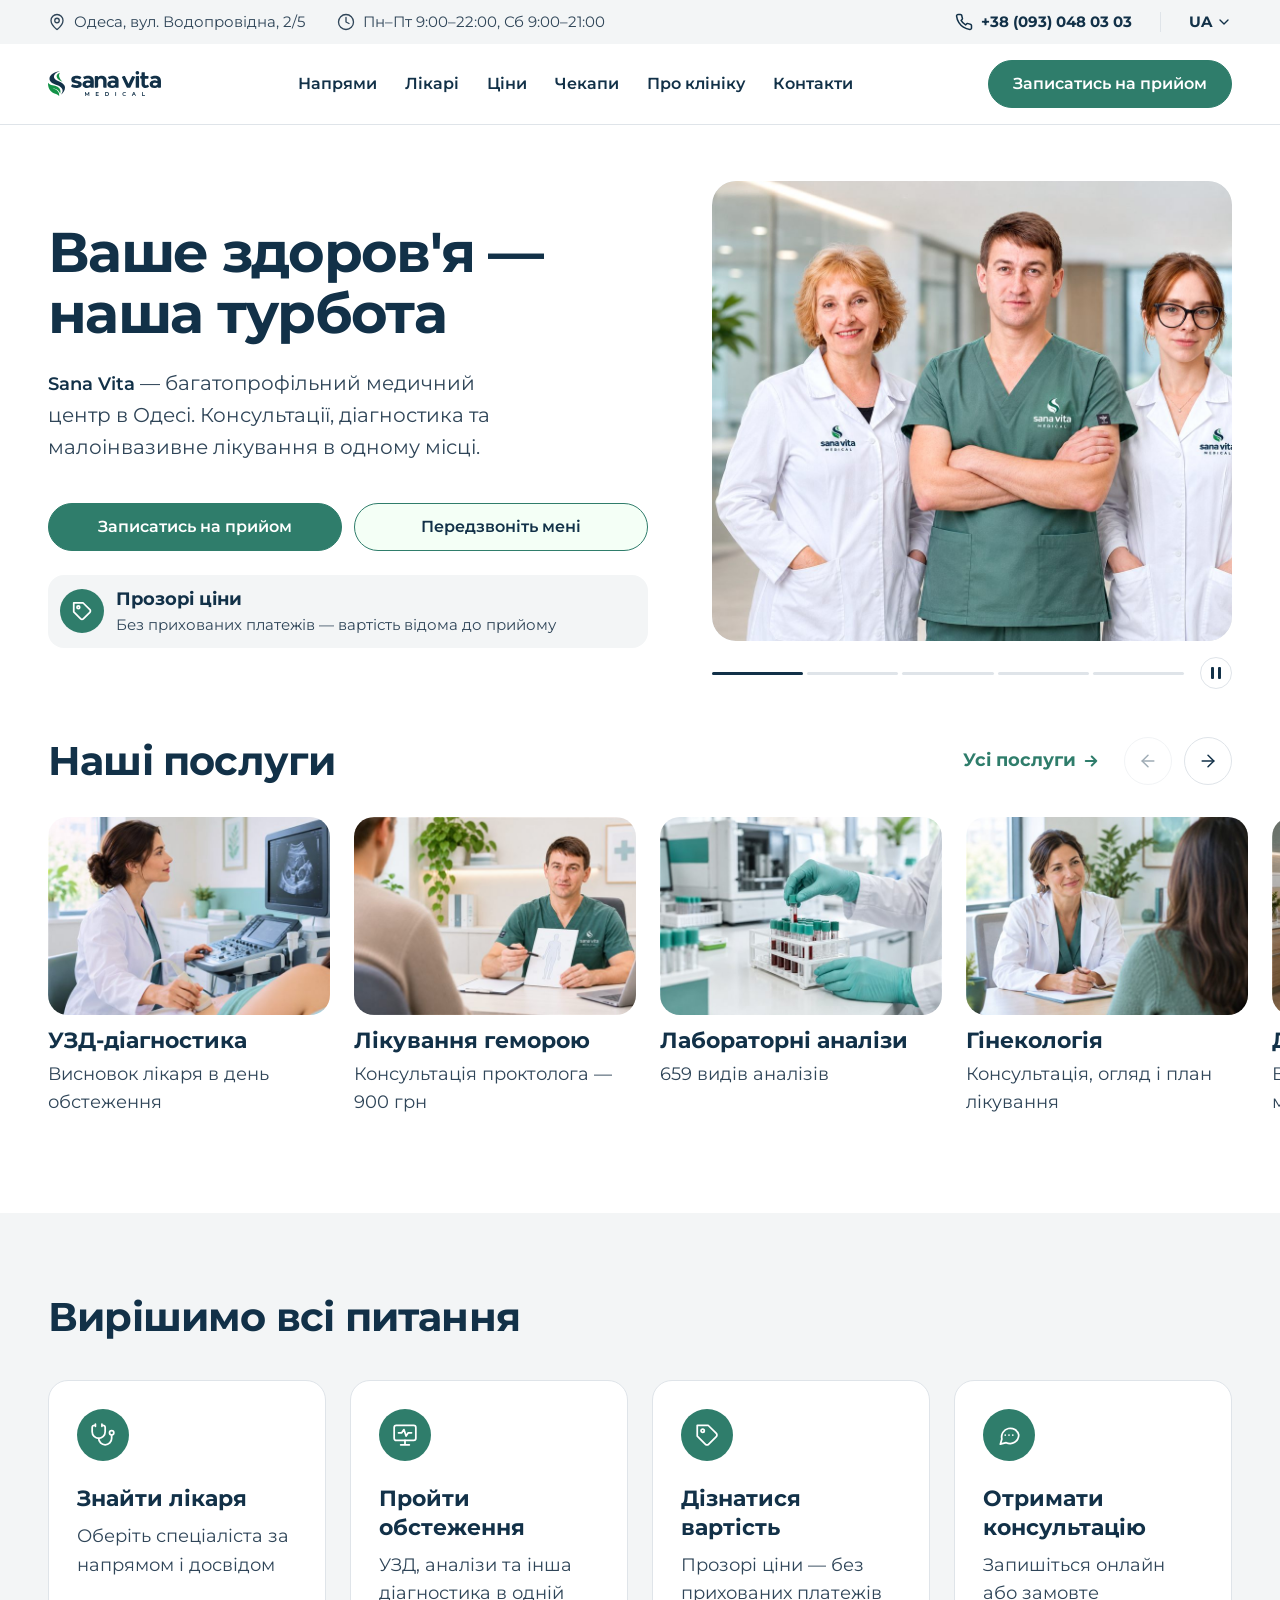
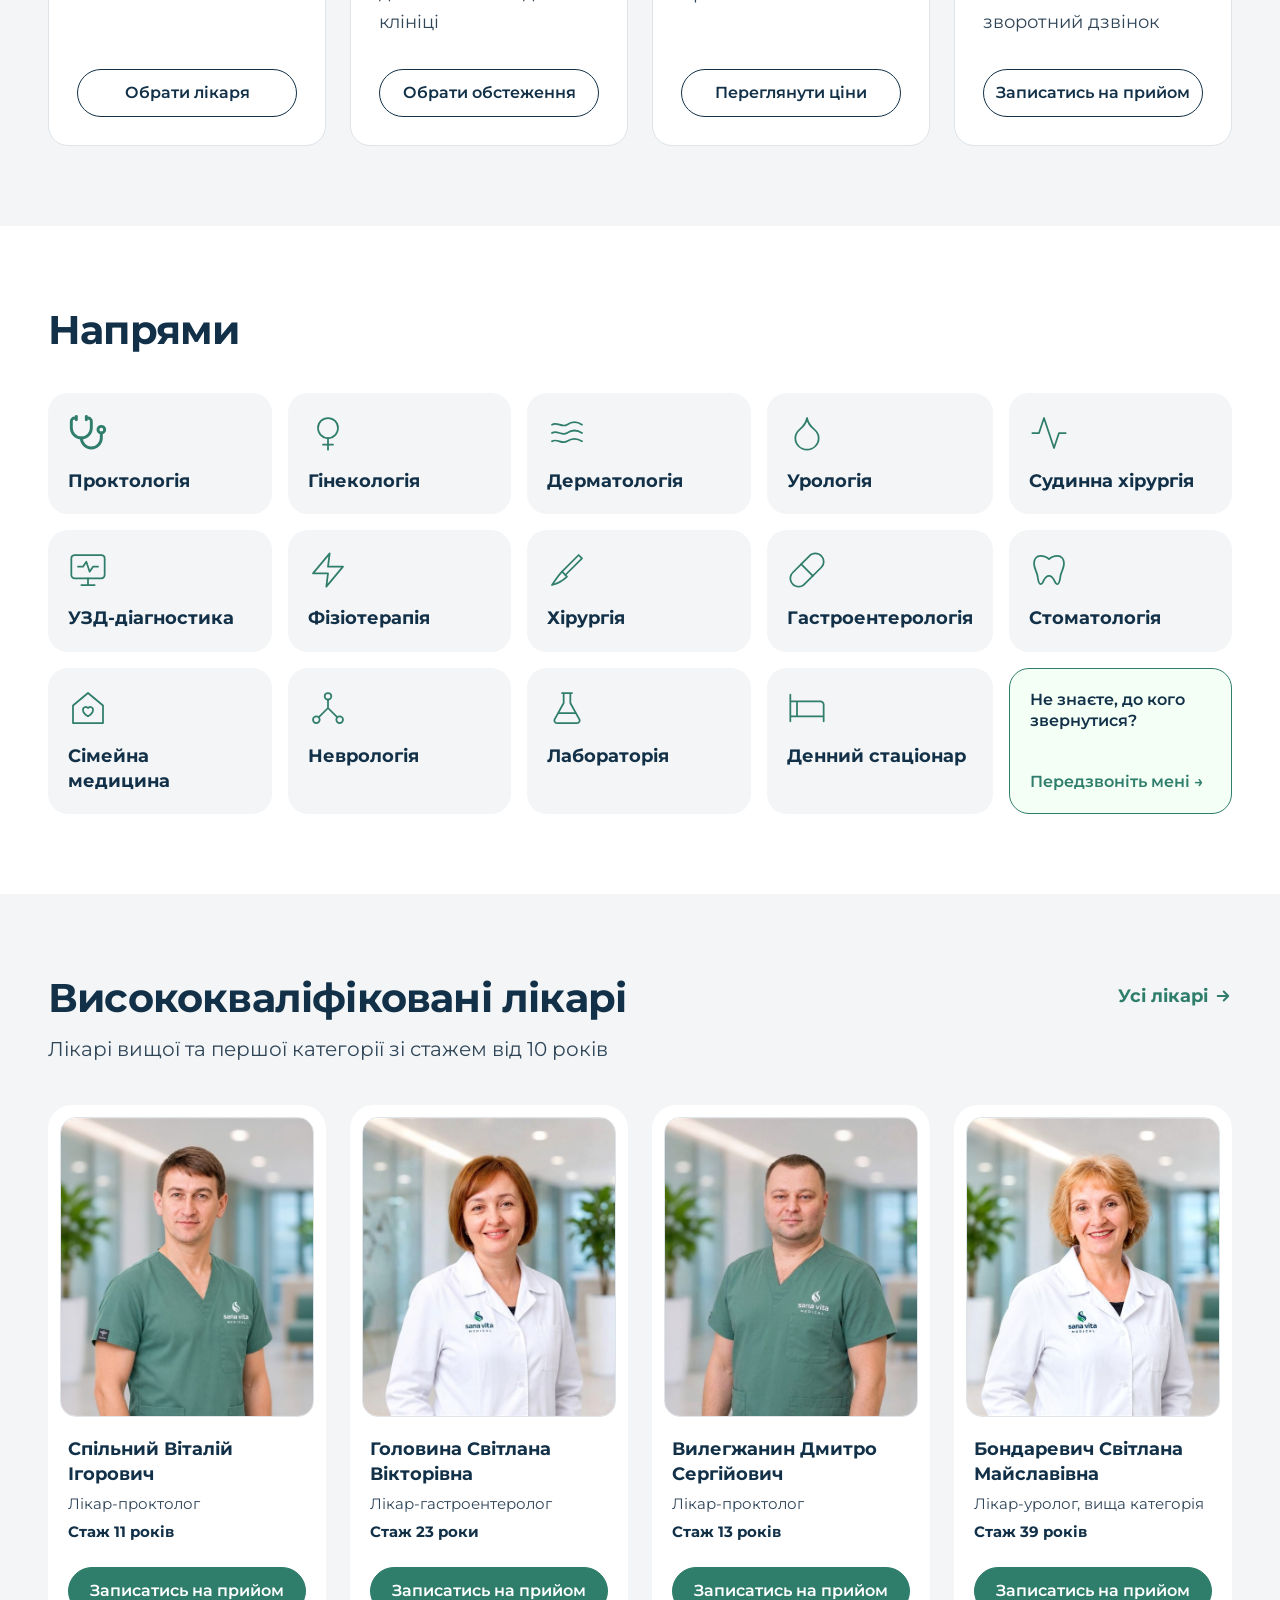
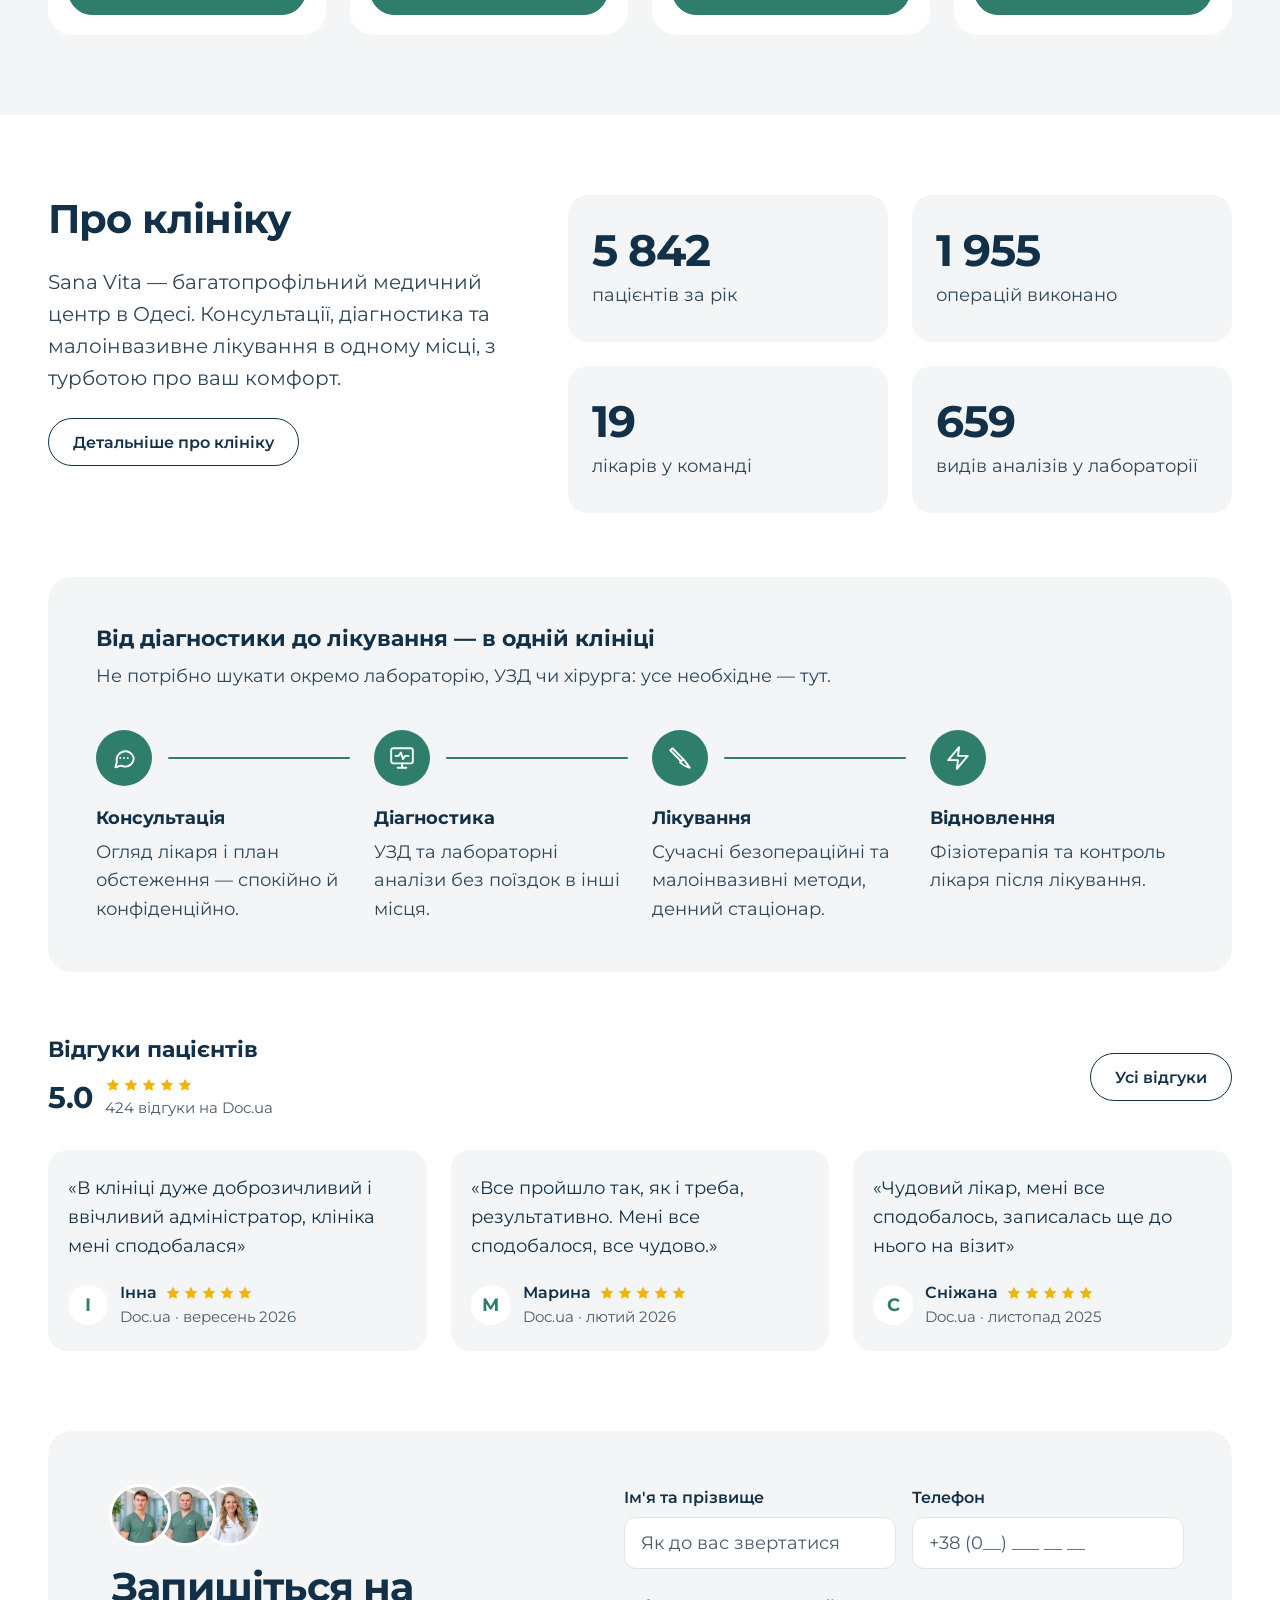
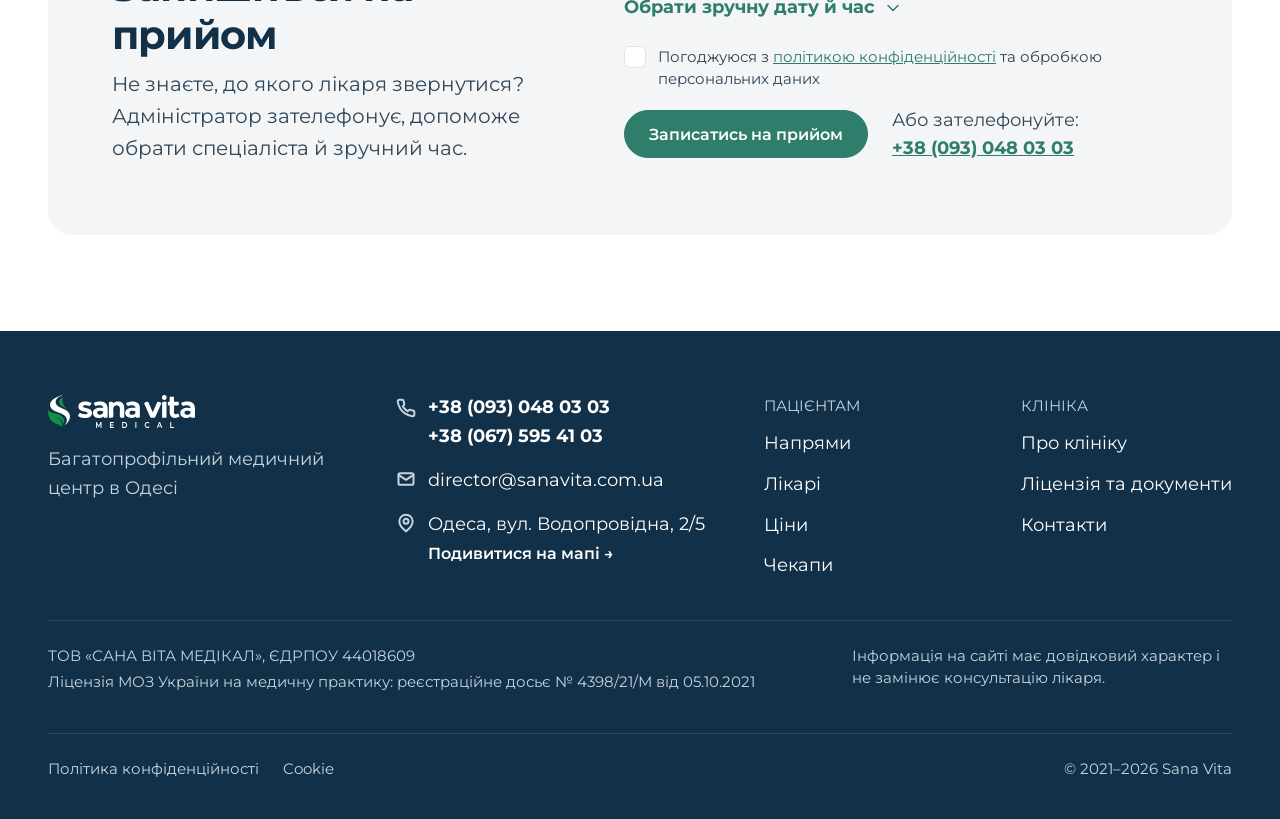
<file: index.html>
<!doctype html>
<html lang="uk">
<head>
  <meta charset="utf-8">
  <meta name="viewport" content="width=device-width, initial-scale=1">
  <title>Sana Vita — багатопрофільний медичний центр в Одесі</title>
  <meta name="description" content="Sana Vita — багатопрофільний медичний центр в Одесі. Консультації, діагностика та малоінвазивне лікування в одному місці.">
  <link rel="preconnect" href="https://fonts.googleapis.com">
  <link rel="preconnect" href="https://fonts.gstatic.com" crossorigin>
  <link href="https://fonts.googleapis.com/css2?family=Montserrat:wght@400;600;700&display=swap" rel="stylesheet">
  <link rel="stylesheet" href="styles.css">
</head>
<body>

<!-- Р—РіРµРЅРµСЂРѕРІР°РЅРѕ Р· src/ СЃРєСЂРёРїС‚РѕРј build.ps1 вЂ” СЂРµРґР°РіСѓР№С‚Рµ С„Р°Р№Р»Рё РІ src/ -->
<!-- ============ HEADER ============ -->
<header class="header">
  <div class="header__top">
    <div class="container header__top-inner">
      <div class="header__info">
        <span class="inline-icon"><img src="assets/icons/address.svg" alt="" width="18" height="18">Одеса, вул. Водопровідна, 2/5</span>
        <span class="inline-icon"><img src="assets/icons/clock.svg" alt="" width="18" height="18">Пн–Пт 9:00–22:00, Сб 9:00–21:00</span>
      </div>
      <div class="header__contacts">
        <a class="inline-icon header__phone" href="tel:+380930480303"><img src="assets/icons/phone.svg" alt="" width="18" height="18">+38 (093) 048 03 03</a>
        <span class="header__divider" aria-hidden="true"></span>
        <div class="lang">
          <button class="lang__btn" type="button" aria-haspopup="listbox" aria-expanded="false">UA <img src="assets/icons/chevron-down.svg" alt="" width="16" height="16"></button>
          <ul class="lang__list" role="listbox" hidden>
            <li role="option" aria-selected="true">UA</li>
            <li role="option">RU</li>
          </ul>
        </div>
      </div>
    </div>
  </div>
  <div class="header__main">
    <div class="container header__main-inner">
      <a href="index.html" class="logo" aria-label="Sana Vita — на головну">
        <img class="logo__p1" src="assets/icons/logo-1.svg" alt="">
        <img class="logo__p2" src="assets/icons/logo-2.svg" alt="">
        <img class="logo__p3" src="assets/icons/logo-3.svg" alt="">
      </a>
      <nav class="nav" aria-label="Головне меню">
        <a href="index.html#directions" data-nav="directions">Напрями</a>
        <a href="doctor.html" data-nav="doctor">Лікарі</a>
        <a href="prices.html" data-nav="prices">Ціни</a>
        <a href="prices.html" data-nav="checkups">Чекапи</a>
        <a href="index.html#about" data-nav="about">Про клініку</a>
        <a href="contacts.html" data-nav="contacts">Контакти</a>
      </nav>
      <a href="booking.html" class="btn btn--primary header__cta">Записатись на прийом</a>
      <div class="header__mobile-actions">
        <a class="icon-btn" href="tel:+380930480303" aria-label="Зателефонувати"><img src="assets/icons/phone.svg" alt="" width="21" height="21"></a>
        <button class="icon-btn burger" type="button" aria-label="Відкрити меню" aria-expanded="false" aria-controls="mobile-menu">
          <img class="burger__open" src="assets/icons/menu.svg" alt="" width="22" height="22">
          <img class="burger__close" src="assets/icons/close.svg" alt="" width="22" height="22">
        </button>
      </div>
    </div>
  </div>

  <div class="mobile-menu" id="mobile-menu" hidden>
    <div class="mobile-menu__lang">
      <span>Мова сайту</span>
      <div class="seg" role="group" aria-label="Мова сайту">
        <button type="button" class="seg__item is-active" aria-pressed="true">UA</button>
        <button type="button" class="seg__item" aria-pressed="false">RU</button>
      </div>
    </div>
    <nav class="mobile-menu__nav" aria-label="Мобільне меню">
      <a href="index.html#directions">Напрями</a>
      <a href="doctor.html">Лікарі</a>
      <a href="prices.html">Ціни</a>
      <a href="prices.html">Чекапи</a>
      <a href="booking.html">Укласти декларацію</a>
      <a href="index.html#about">Про клініку</a>
      <a href="contacts.html">Контакти</a>
    </nav>
    <div class="mobile-menu__phones">
      <a href="tel:+380930480303"><span>+38 (093) 048 03 03</span><span class="mobile-menu__call"><img src="assets/icons/phone-white.svg" alt="" width="18" height="18"></span></a>
      <a href="tel:+380675954103"><span>+38 (067) 595 41 03</span><span class="mobile-menu__call"><img src="assets/icons/phone-white.svg" alt="" width="18" height="18"></span></a>
    </div>
    <div class="mobile-menu__actions">
      <a href="booking.html" class="btn btn--primary btn--block">Записатись на прийом</a>
      <a href="#booking" class="btn btn--secondary btn--block" data-callback>Передзвоніть мені</a>
    </div>
  </div>
</header>

<main>

<!-- ============ HERO ============ -->
<section class="hero container">
  <div class="hero__text">
    <h1 class="hero__title">Ваше здоров'я — наша турбота</h1>
    <p class="hero__lead"><strong>Sana Vita</strong> — багатопрофільний медичний центр в Одесі. Консультації, діагностика та малоінвазивне лікування в одному місці.</p>
    <div class="hero__actions">
      <a href="#booking" class="btn btn--primary">Записатись на прийом</a>
      <a href="#booking" class="btn btn--secondary">Передзвоніть мені</a>
    </div>
    <div class="usp">
      <span class="usp__icon"><img src="assets/icons/price.svg" alt="" width="22" height="22"></span>
      <div>
        <p class="usp__title">Прозорі ціни</p>
        <p class="usp__text">Без прихованих платежів — вартість відома до прийому</p>
      </div>
    </div>
  </div>

  <div class="hero-slider" data-hero-slider>
    <div class="hero-slider__viewport">
      <div class="hero-slider__track">
        <div class="hero-slide">
          <img class="hero-slide__img hero-slide__img--team" src="assets/img/hero-1.jpg" alt="Команда лікарів Sana Vita">
        </div>
        <div class="hero-slide">
          <img class="hero-slide__img" style="--x:-200px" src="assets/img/hero-2.jpg" alt="">
          <div class="hero-slide__shade"></div>
          <div class="hero-slide__content">
            <span class="badge">Безоплатно</span>
            <div>
              <p class="hero-slide__title">Скринінг здоров'я 40+</p>
              <p class="hero-slide__sub">2 000 грн від держави через Дію</p>
            </div>
            <a href="#" class="hero-slide__more">Детальніше <img src="assets/icons/arrow-right-white.svg" alt="" width="18" height="18"></a>
          </div>
        </div>
        <div class="hero-slide">
          <img class="hero-slide__img" style="--x:-109px" src="assets/img/hero-3.jpg" alt="">
          <div class="hero-slide__shade"></div>
          <div class="hero-slide__content">
            <span class="badge">−18%</span>
            <div>
              <p class="hero-slide__title">Жіночий check-up</p>
              <p class="hero-slide__sub">3 400 грн замість 4 150 грн</p>
            </div>
            <a href="#" class="hero-slide__more">Детальніше <img src="assets/icons/arrow-right-white.svg" alt="" width="18" height="18"></a>
          </div>
        </div>
        <div class="hero-slide">
          <img class="hero-slide__img" style="--x:-109px" src="assets/img/hero-4.jpg" alt="">
          <div class="hero-slide__shade"></div>
          <div class="hero-slide__content">
            <span class="badge">−23%</span>
            <div>
              <p class="hero-slide__title">Check-up органів травлення</p>
              <p class="hero-slide__sub">4 350 грн замість 5 680 грн</p>
            </div>
            <a href="#" class="hero-slide__more">Детальніше <img src="assets/icons/arrow-right-white.svg" alt="" width="18" height="18"></a>
          </div>
        </div>
        <div class="hero-slide">
          <img class="hero-slide__img" style="--x:-109px" src="assets/img/hero-5.jpg" alt="">
          <div class="hero-slide__shade"></div>
          <div class="hero-slide__content">
            <span class="badge">−10%</span>
            <div>
              <p class="hero-slide__title">Декларація з сімейним лікарем</p>
              <p class="hero-slide__sub">Безоплатно за програмою НСЗУ + знижка на всі послуги</p>
            </div>
            <a href="#" class="hero-slide__more">Детальніше <img src="assets/icons/arrow-right-white.svg" alt="" width="18" height="18"></a>
          </div>
        </div>
      </div>
    </div>
    <div class="hero-slider__controls">
      <div class="hero-slider__progress">
        <button type="button" aria-label="Слайд 1"></button>
        <button type="button" aria-label="Слайд 2"></button>
        <button type="button" aria-label="Слайд 3"></button>
        <button type="button" aria-label="Слайд 4"></button>
        <button type="button" aria-label="Слайд 5"></button>
      </div>
      <button class="hero-slider__pause" type="button" aria-label="Пауза" aria-pressed="false"><span></span><span></span></button>
    </div>
  </div>
</section>

<!-- ============ SERVICES ============ -->
<section class="services" id="services">
  <div class="container section-head">
    <h2 class="h2">Наші послуги</h2>
    <div class="section-head__right">
      <a href="prices.html" class="link-arrow">Усі послуги <img src="assets/icons/arrow-right-accent.svg" alt="" width="18" height="18"></a>
      <div class="arrows">
        <button class="arrow" type="button" data-dir="-1" aria-label="Назад" disabled><img src="assets/icons/arrow-left.svg" alt="" width="20" height="20"></button>
        <button class="arrow" type="button" data-dir="1" aria-label="Вперед"><img src="assets/icons/arrow-right.svg" alt="" width="20" height="20"></button>
      </div>
    </div>
  </div>
  <div class="services__track" data-services-track>
    <a href="#" class="service-card">
      <img src="assets/img/service-1.jpg" alt="УЗД-діагностика" loading="lazy">
      <h3 class="h3">УЗД-діагностика</h3>
      <p>Висновок лікаря в день обстеження</p>
    </a>
    <a href="hemorrhoids.html" class="service-card">
      <picture><source media="(max-width: 640px)" srcset="assets/img/service-2m.jpg"><img src="assets/img/service-2.jpg" alt="Лікування геморою" loading="lazy"></picture>
      <h3 class="h3">Лікування геморою</h3>
      <p>Консультація проктолога — 900 грн</p>
    </a>
    <a href="#" class="service-card">
      <img src="assets/img/service-3.jpg" alt="Лабораторні аналізи" loading="lazy">
      <h3 class="h3">Лабораторні аналізи</h3>
      <p>659 видів аналізів</p>
    </a>
    <a href="#" class="service-card">
      <picture><source media="(max-width: 640px)" srcset="assets/img/service-4m.jpg"><img src="assets/img/service-4.jpg" alt="Гінекологія" loading="lazy"></picture>
      <h3 class="h3">Гінекологія</h3>
      <p>Консультація, огляд і план лікування</p>
    </a>
    <a href="#" class="service-card">
      <img src="assets/img/service-5.jpg" alt="Денний стаціонар" loading="lazy">
      <h3 class="h3">Денний стаціонар</h3>
      <p>Відновлення після малоінвазивних процедур</p>
    </a>
  </div>
</section>

<!-- ============ TASKS ============ -->
<section class="section section--subtle">
  <div class="container">
    <h2 class="h2 section__title">Вирішимо всі питання</h2>
    <div class="tiles">
      <div class="tile">
        <div class="tile__top">
          <span class="icon-circle icon-circle--52"><img src="assets/icons/task-doctor.svg" alt="" width="26" height="26"></span>
          <div>
            <h3 class="h3">Знайти лікаря</h3>
            <p class="body2">Оберіть спеціаліста за напрямом і досвідом</p>
          </div>
        </div>
        <a href="doctor.html" class="btn btn--outline btn--block">Обрати лікаря</a>
      </div>
      <div class="tile">
        <div class="tile__top">
          <span class="icon-circle icon-circle--52"><img src="assets/icons/task-exam.svg" alt="" width="26" height="26"></span>
          <div>
            <h3 class="h3">Пройти обстеження</h3>
            <p class="body2">УЗД, аналізи та інша діагностика в одній клініці</p>
          </div>
        </div>
        <a href="#services" class="btn btn--outline btn--block">Обрати обстеження</a>
      </div>
      <div class="tile">
        <div class="tile__top">
          <span class="icon-circle icon-circle--52"><img src="assets/icons/task-price.svg" alt="" width="26" height="26"></span>
          <div>
            <h3 class="h3">Дізнатися вартість</h3>
            <p class="body2">Прозорі ціни — без прихованих платежів</p>
          </div>
        </div>
        <a href="prices.html" class="btn btn--outline btn--block">Переглянути ціни</a>
      </div>
      <div class="tile">
        <div class="tile__top">
          <span class="icon-circle icon-circle--52"><img src="assets/icons/task-consult.svg" alt="" width="26" height="26"></span>
          <div>
            <h3 class="h3">Отримати консультацію</h3>
            <p class="body2">Запишіться онлайн або замовте зворотний дзвінок</p>
          </div>
        </div>
        <a href="booking.html" class="btn btn--outline btn--block">Записатись на прийом</a>
      </div>
    </div>
  </div>
</section>

<!-- ============ DIRECTIONS ============ -->
<section class="section" id="directions">
  <div class="container">
    <h2 class="h2 section__title">Напрями</h2>
    <div class="directions">
      <a href="hemorrhoids.html" class="direction"><img src="assets/icons/dir-1.svg" alt="" width="40" height="40"><span>Проктологія</span></a>
      <a href="#" class="direction"><img src="assets/icons/dir-2.svg" alt="" width="40" height="40"><span>Гінекологія</span></a>
      <a href="#" class="direction"><img src="assets/icons/dir-3.svg" alt="" width="40" height="40"><span>Дерматологія</span></a>
      <a href="#" class="direction"><img src="assets/icons/dir-4.svg" alt="" width="40" height="40"><span>Урологія</span></a>
      <a href="#" class="direction"><img src="assets/icons/dir-5.svg" alt="" width="40" height="40"><span>Судинна хірургія</span></a>
      <a href="#" class="direction"><img src="assets/icons/dir-6.svg" alt="" width="40" height="40"><span>УЗД-діагностика</span></a>
      <a href="#" class="direction"><img src="assets/icons/dir-7.svg" alt="" width="40" height="40"><span>Фізіотерапія</span></a>
      <a href="#" class="direction"><img src="assets/icons/dir-8.svg" alt="" width="40" height="40"><span>Хірургія</span></a>
      <a href="#" class="direction"><img src="assets/icons/dir-9.svg" alt="" width="40" height="40"><span>Гастроентерологія</span></a>
      <a href="#" class="direction"><img src="assets/icons/dir-10.svg" alt="" width="40" height="40"><span>Стоматологія</span></a>
      <a href="#" class="direction"><img src="assets/icons/dir-11.svg" alt="" width="40" height="40"><span>Сімейна медицина</span></a>
      <a href="#" class="direction"><img src="assets/icons/dir-12.svg" alt="" width="40" height="40"><span>Неврологія</span></a>
      <a href="#" class="direction"><img src="assets/icons/dir-13.svg" alt="" width="40" height="40"><span>Лабораторія</span></a>
      <a href="#" class="direction"><img src="assets/icons/dir-14.svg" alt="" width="40" height="40"><span>Денний стаціонар</span></a>
      <a href="#booking" class="direction direction--help">
        <span>Не знаєте, до кого звернутися?</span>
        <span class="direction__cta">Передзвоніть мені →</span>
      </a>
    </div>
  </div>
</section>

<!-- ============ DOCTORS ============ -->
<section class="section section--subtle" id="doctors">
  <div class="container">
    <div class="section-head section-head--top">
      <div>
        <h2 class="h2">Висококваліфіковані лікарі</h2>
        <p class="lead section-head__sub">Лікарі вищої та першої категорії зі стажем від 10 років</p>
      </div>
      <a href="doctor.html" class="link-arrow">Усі лікарі <img src="assets/icons/arrow-right-accent.svg" alt="" width="18" height="18"></a>
    </div>
    <div class="doctors">
      <article class="doctor">
        <a href="doctor.html" class="doctor__photo"><img src="assets/img/doctor-1.jpg" alt="Спільний Віталій Ігорович" loading="lazy"></a>
        <div class="doctor__info">
          <a href="doctor.html" class="doctor__name">Спільний Віталій Ігорович</a>
          <p class="doctor__role">Лікар-проктолог</p>
          <p class="doctor__exp">Стаж 11 років</p>
        </div>
        <a href="#booking" class="btn btn--primary btn--block btn--sm">Записатись на прийом</a>
      </article>
      <article class="doctor">
        <a href="doctor.html" class="doctor__photo"><img src="assets/img/doctor-2.jpg" alt="Головина Світлана Вікторівна" loading="lazy"></a>
        <div class="doctor__info">
          <a href="doctor.html" class="doctor__name">Головина Світлана Вікторівна</a>
          <p class="doctor__role">Лікар-гастроентеролог</p>
          <p class="doctor__exp">Стаж 23 роки</p>
        </div>
        <a href="#booking" class="btn btn--primary btn--block btn--sm">Записатись на прийом</a>
      </article>
      <article class="doctor">
        <a href="doctor.html" class="doctor__photo"><img src="assets/img/doctor-3.jpg" alt="Вилегжанин Дмитро Сергійович" loading="lazy"></a>
        <div class="doctor__info">
          <a href="doctor.html" class="doctor__name">Вилегжанин Дмитро Сергійович</a>
          <p class="doctor__role">Лікар-проктолог</p>
          <p class="doctor__exp">Стаж 13 років</p>
        </div>
        <a href="#booking" class="btn btn--primary btn--block btn--sm">Записатись на прийом</a>
      </article>
      <article class="doctor">
        <a href="doctor.html" class="doctor__photo"><img src="assets/img/doctor-4.jpg" alt="Бондаревич Світлана Майславівна" loading="lazy"></a>
        <div class="doctor__info">
          <a href="doctor.html" class="doctor__name">Бондаревич Світлана Майславівна</a>
          <p class="doctor__role">Лікар-уролог, вища категорія</p>
          <p class="doctor__exp">Стаж 39 років</p>
        </div>
        <a href="#booking" class="btn btn--primary btn--block btn--sm">Записатись на прийом</a>
      </article>
    </div>
    <div class="doctors-m only-m">
      <a href="doctor.html" class="doc-m"><span class="doc-m__photo p1"><img src="assets/img/doctor-1m.jpg" alt="" loading="lazy"></span><span class="doc-m__info"><b>Спільний Віталій Ігорович</b><span>Лікар-проктолог</span><strong>Стаж 11 років</strong></span><span class="doc-m__arrow"><img src="assets/icons/arrow-right-white-18.svg" alt="" width="18" height="18"></span></a>      <a href="doctor.html" class="doc-m"><span class="doc-m__photo p2"><img src="assets/img/doctor-4.jpg" alt="" loading="lazy"></span><span class="doc-m__info"><b>Бондаревич Світлана Майславівна</b><span>Лікар-уролог</span><strong>Стаж 39 років</strong></span><span class="doc-m__arrow"><img src="assets/icons/arrow-right-white-18.svg" alt="" width="18" height="18"></span></a>      <a href="doctor.html" class="doc-m"><span class="doc-m__photo p3"><img src="assets/img/doctor-mel.jpg" alt="" loading="lazy"></span><span class="doc-m__info"><b>Меленевський Олексій Дмитрович</b><span>Лікар-уролог, андролог</span><strong>Стаж 10 років</strong></span><span class="doc-m__arrow"><img src="assets/icons/arrow-right-white-18.svg" alt="" width="18" height="18"></span></a>      <a href="doctor.html" class="doc-m"><span class="doc-m__photo p3"><img src="assets/img/doctor-bog.jpg" alt="" loading="lazy"></span><span class="doc-m__info"><b>Богданівський Олексій Георгійович</b><span>Лікар-гінеколог</span><strong>Стаж 25 років</strong></span><span class="doc-m__arrow"><img src="assets/icons/arrow-right-white-18.svg" alt="" width="18" height="18"></span></a>      <a href="doctor.html" class="doc-m"><span class="doc-m__photo p5"><img src="assets/img/doctor-2.jpg" alt="" loading="lazy"></span><span class="doc-m__info"><b>Головина Світлана Вікторівна</b><span>Лікар-гастроентеролог</span><strong>Стаж 23 роки</strong></span><span class="doc-m__arrow"><img src="assets/icons/arrow-right-white-18.svg" alt="" width="18" height="18"></span></a>    </div>
    <a href="doctor.html" class="btn btn--outline btn--block only-m mt-16">Усі лікарі</a>
  </div>
</section>

<!-- ============ ABOUT ============ -->
<section class="section about" id="about">
  <div class="container">
    <div class="about__top">
      <div class="about__intro">
        <h2 class="h2">Про клініку</h2>
        <p class="lead">Sana Vita — багатопрофільний медичний центр в Одесі. Консультації, діагностика та малоінвазивне лікування в одному місці, з турботою про ваш комфорт.</p>
        <a href="#" class="btn btn--outline only-d">Детальніше про клініку</a>
      </div>
      <div class="stats">
        <div class="stat"><p class="stat__num">5 842</p><p class="body2">пацієнтів за рік</p></div>
        <div class="stat"><p class="stat__num">1 955</p><p class="body2">операцій виконано</p></div>
        <div class="stat"><p class="stat__num">19</p><p class="body2">лікарів у команді</p></div>
        <div class="stat"><p class="stat__num">659</p><p class="body2">видів аналізів у лабораторії</p></div>
      </div>
    </div>

    <div class="features-m only-m">
      <div><p class="features-m__title">Сучасні методи</p><p class="caption">Безопераційні та малоінвазивні методи лікування.</p></div>
      <div><p class="features-m__title">Від діагностики до лікування</p><p class="caption">Огляд, УЗД та план лікування в одній клініці.</p></div>
      <div><p class="features-m__title">Спокійно і конфіденційно</p><p class="caption">Зрозуміло пояснюємо кожен крок і поважаємо вашу приватність.</p></div>
      <a href="#" class="btn btn--outline btn--block">Детальніше про клініку</a>
    </div>

    <div class="journey">
      <div class="journey__head">
        <h3 class="h3">Від діагностики до лікування — в одній клініці</h3>
        <p class="body2">Не потрібно шукати окремо лабораторію, УЗД чи хірурга: усе необхідне — тут.</p>
      </div>
      <ol class="steps">
        <li class="step">
          <div class="step__marker"><span class="icon-circle icon-circle--56"><img src="assets/icons/step-consult.svg" alt="" width="26" height="26"></span><span class="step__line"></span></div>
          <p class="step__title">Консультація</p>
          <p class="body2">Огляд лікаря і план обстеження — спокійно й конфіденційно.</p>
        </li>
        <li class="step">
          <div class="step__marker"><span class="icon-circle icon-circle--56"><img src="assets/icons/step-diag.svg" alt="" width="26" height="26"></span><span class="step__line"></span></div>
          <p class="step__title">Діагностика</p>
          <p class="body2">УЗД та лабораторні аналізи без поїздок в інші місця.</p>
        </li>
        <li class="step">
          <div class="step__marker"><span class="icon-circle icon-circle--56 icon-circle--flip"><img src="assets/icons/step-treat.svg" alt="" width="26" height="26"></span><span class="step__line"></span></div>
          <p class="step__title">Лікування</p>
          <p class="body2">Сучасні безопераційні та малоінвазивні методи, денний стаціонар.</p>
        </li>
        <li class="step">
          <div class="step__marker"><span class="icon-circle icon-circle--56"><img src="assets/icons/step-recovery.svg" alt="" width="26" height="26"></span></div>
          <p class="step__title">Відновлення</p>
          <p class="body2">Фізіотерапія та контроль лікаря після лікування.</p>
        </li>
      </ol>
    </div>

    <div class="reviews">
      <div class="reviews__head">
        <div>
          <h3 class="h3">Відгуки пацієнтів</h3>
          <div class="rating">
            <span class="rating__num">5.0</span>
            <div>
              <div class="stars" aria-label="5 з 5"><img src="assets/icons/star.svg" alt=""><img src="assets/icons/star.svg" alt=""><img src="assets/icons/star.svg" alt=""><img src="assets/icons/star.svg" alt=""><img src="assets/icons/star.svg" alt=""></div>
              <p class="caption muted">424 відгуки на Doc.ua</p>
            </div>
          </div>
        </div>
        <a href="#" class="btn btn--outline only-d">Усі відгуки</a>
      </div>
      <div class="reviews__list">
        <figure class="review">
          <blockquote>«В клініці дуже доброзичливий і ввічливий адміністратор, клініка мені сподобалася»</blockquote>
          <figcaption class="review__author">
            <span class="review__avatar">І</span>
            <div>
              <div class="review__name">Інна <span class="stars" aria-label="5 з 5"><img src="assets/icons/star.svg" alt=""><img src="assets/icons/star.svg" alt=""><img src="assets/icons/star.svg" alt=""><img src="assets/icons/star.svg" alt=""><img src="assets/icons/star.svg" alt=""></span></div>
              <p class="caption muted">Doc.ua · вересень 2026</p>
            </div>
          </figcaption>
        </figure>
        <figure class="review">
          <blockquote>«Все пройшло так, як і треба, результативно. Мені все сподобалося, все чудово.»</blockquote>
          <figcaption class="review__author">
            <span class="review__avatar">М</span>
            <div>
              <div class="review__name">Марина <span class="stars" aria-label="5 з 5"><img src="assets/icons/star.svg" alt=""><img src="assets/icons/star.svg" alt=""><img src="assets/icons/star.svg" alt=""><img src="assets/icons/star.svg" alt=""><img src="assets/icons/star.svg" alt=""></span></div>
              <p class="caption muted">Doc.ua · лютий 2026</p>
            </div>
          </figcaption>
        </figure>
        <figure class="review">
          <blockquote>«Чудовий лікар, мені все сподобалось, записалась ще до нього на візит»</blockquote>
          <figcaption class="review__author">
            <span class="review__avatar">С</span>
            <div>
              <div class="review__name">Сніжана <span class="stars" aria-label="5 з 5"><img src="assets/icons/star.svg" alt=""><img src="assets/icons/star.svg" alt=""><img src="assets/icons/star.svg" alt=""><img src="assets/icons/star.svg" alt=""><img src="assets/icons/star.svg" alt=""></span></div>
              <p class="caption muted">Doc.ua · листопад 2025</p>
            </div>
          </figcaption>
        </figure>
      </div>
      <a href="#" class="btn btn--outline btn--block only-m mt-16">Усі відгуки</a>
    </div>
  </div>
</section>

<!-- ============ BOOKING ============ -->
<section class="booking-wrap" id="booking">
  <div class="container">
    <div class="booking">
      <div class="booking__text">
        <div class="avatars">
          <img src="assets/img/avatar-1.png" alt="" width="62" height="62">
          <img src="assets/img/avatar-2.png" alt="" width="62" height="62">
          <img src="assets/img/avatar-3.png" alt="" width="62" height="62">
        </div>
        <h2 class="h2">Запишіться на прийом</h2>
        <p class="lead">Не знаєте, до якого лікаря звернутися? Адміністратор зателефонує, допоможе обрати спеціаліста й зручний час.</p>
      </div>
      <form class="form" data-booking-form novalidate>
        <div class="form__row">
          <label class="field">
            <span class="field__label">Ім'я та прізвище</span>
            <input type="text" name="name" placeholder="Як до вас звертатися" required autocomplete="name">
          </label>
          <label class="field">
            <span class="field__label">Телефон</span>
            <input type="tel" name="phone" placeholder="+38 (0__) ___ __ __" required autocomplete="tel">
          </label>
        </div>
        <button type="button" class="form__toggle" aria-expanded="false" aria-controls="datetime">Обрати зручну дату й час <img src="assets/icons/chevron-accent.svg" alt="" width="20" height="20"></button>
        <div class="form__row" id="datetime" hidden>
          <label class="field">
            <span class="field__label">Дата</span>
            <input type="date" name="date">
          </label>
          <label class="field">
            <span class="field__label">Час</span>
            <input type="time" name="time" min="09:00" max="22:00">
          </label>
        </div>
        <label class="consent">
          <input type="checkbox" name="consent" required>
          <span class="consent__box" aria-hidden="true"></span>
          <span>Погоджуюся з <a href="#">політикою конфіденційності</a> та обробкою персональних даних</span>
        </label>
        <div class="form__submit">
          <button type="submit" class="btn btn--primary">Записатись на прийом</button>
          <p class="body2">Або зателефонуйте: <a href="tel:+380930480303" class="form__phone">+38 (093) 048 03 03</a></p>
        </div>
        <p class="form__msg" role="status" aria-live="polite"></p>
      </form>
    </div>
  </div>
</section>
</main>

<!-- ============ FOOTER ============ -->
<footer class="footer" id="footer">
  <div class="container">
    <div class="footer__top">
      <div class="footer__brand">
        <a href="index.html" class="logo logo--lg" aria-label="Sana Vita">
          <img class="logo__p1" src="assets/icons/logo-w-1.svg" alt="">
          <img class="logo__p2" src="assets/icons/logo-w-2.svg" alt="">
          <img class="logo__p3" src="assets/icons/logo-w-3.svg" alt="">
        </a>
        <p class="footer__muted-lg">Багатопрофільний медичний центр в Одесі</p>
      </div>
      <div class="footer__contacts">
        <div class="footer__item">
          <img src="assets/icons/phone-w.svg" alt="" width="20" height="20">
          <div class="footer__phones">
            <a href="tel:+380930480303">+38 (093) 048 03 03</a>
            <a href="tel:+380675954103">+38 (067) 595 41 03</a>
          </div>
        </div>
        <div class="footer__item">
          <img src="assets/icons/mail-w.svg" alt="" width="20" height="20">
          <a href="mailto:director@sanavita.com.ua">director@sanavita.com.ua</a>
        </div>
        <div class="footer__item">
          <img src="assets/icons/pin-w.svg" alt="" width="20" height="20">
          <div>
            <p>Одеса, вул. Водопровідна, 2/5</p>
            <a href="contacts.html#map" class="footer__map">Подивитися на мапі →</a>
          </div>
        </div>
      </div>
      <div class="footer__nav">
        <nav class="footer__col" aria-label="Пацієнтам">
          <p class="footer__heading">ПАЦІЄНТАМ</p>
          <a href="index.html#directions">Напрями</a>
          <a href="doctor.html">Лікарі</a>
          <a href="prices.html">Ціни</a>
          <a href="prices.html">Чекапи</a>
        </nav>
        <nav class="footer__col" aria-label="Клініка">
          <p class="footer__heading">КЛІНІКА</p>
          <a href="index.html#about">Про клініку</a>
          <a href="#">Ліцензія та документи</a>
          <a href="contacts.html">Контакти</a>
        </nav>
      </div>
    </div>
    <div class="footer__legal">
      <div>
        <p>ТОВ «САНА ВІТА МЕДІКАЛ», ЄДРПОУ 44018609</p>
        <p>Ліцензія МОЗ України на медичну практику: реєстраційне досьє № 4398/21/М від 05.10.2021</p>
      </div>
      <p class="footer__disclaimer">Інформація на сайті має довідковий характер і не замінює консультацію лікаря.</p>
    </div>
    <div class="footer__bottom">
      <div class="footer__policies"><a href="#">Політика конфіденційності</a><a href="#">Cookie</a></div>
      <p>© 2021–2026 Sana Vita</p>
    </div>
  </div>
</footer>

<script src="script.js"></script>
</body>
</html>
</file>
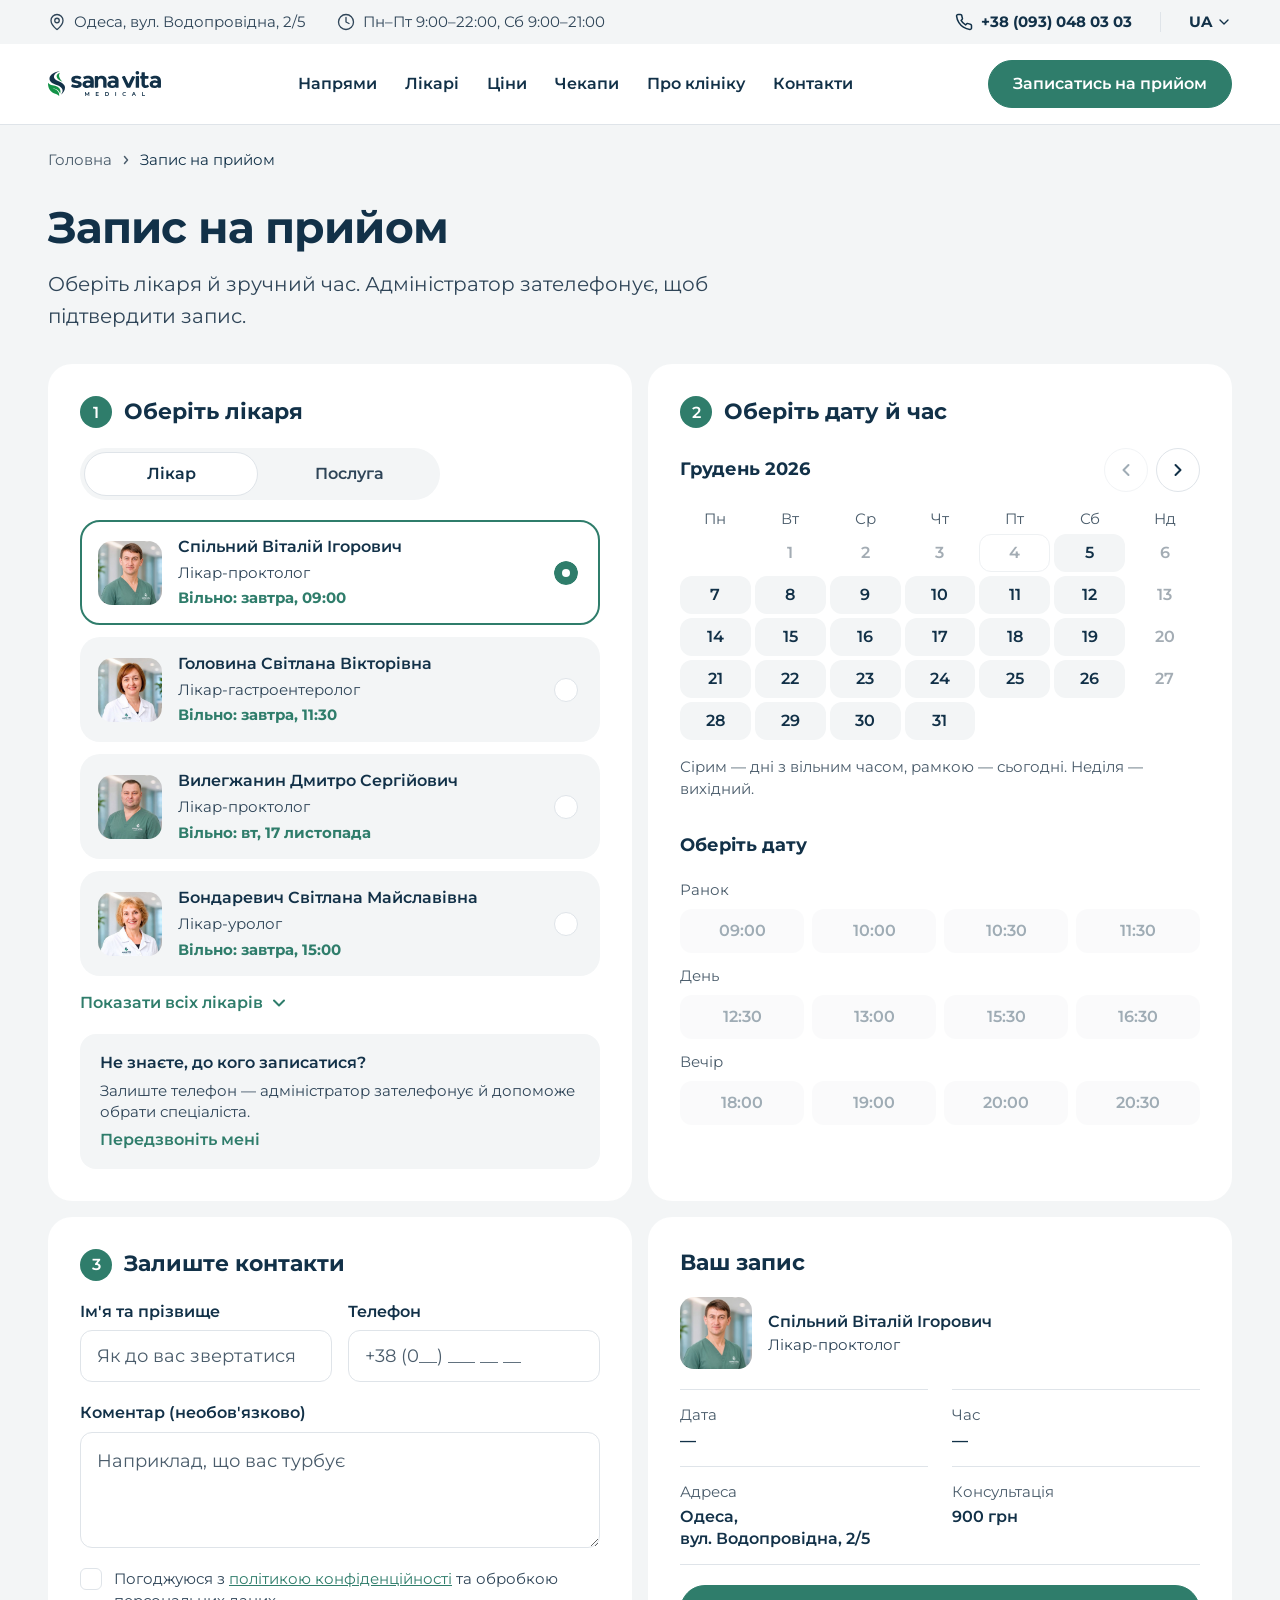
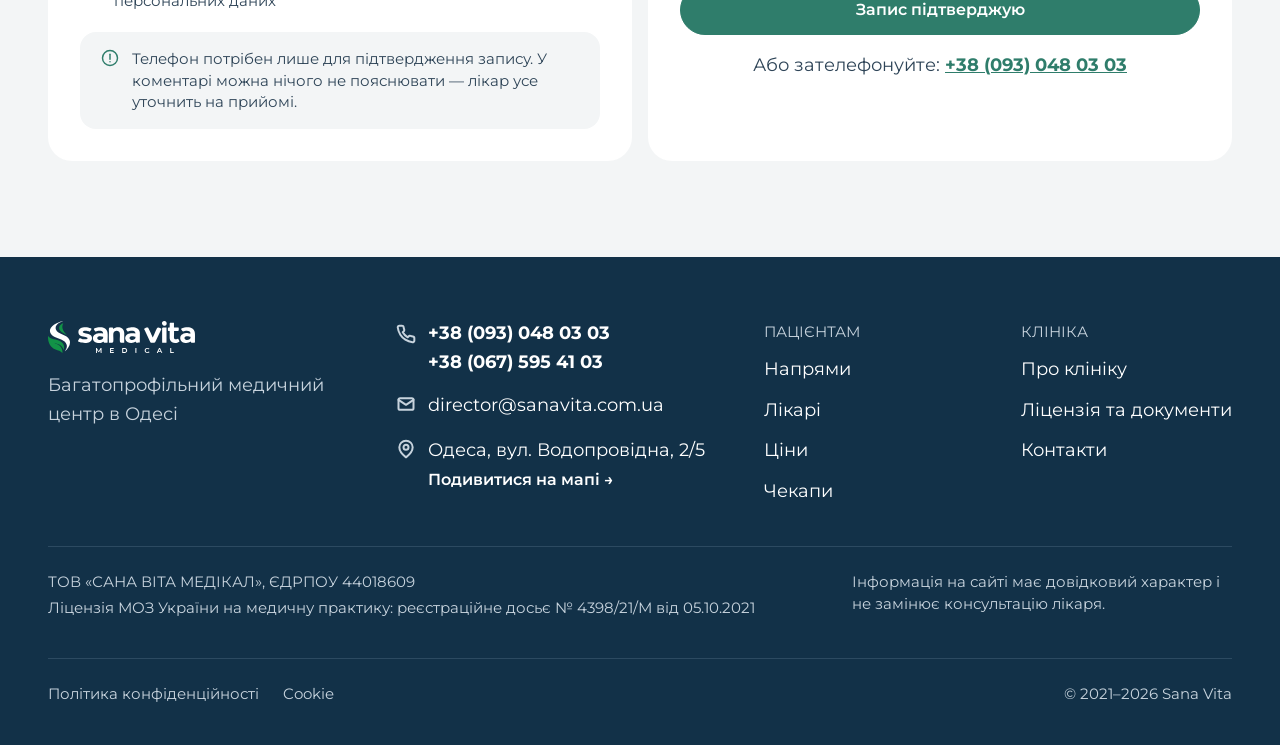
<file: booking.html>
<!doctype html>
<html lang="uk">
<head>
  <meta charset="utf-8">
  <meta name="viewport" content="width=device-width, initial-scale=1">
  <title>Запис на прийом онлайн — Sana Vita</title>
  <meta name="description" content="Оберіть лікаря, дату й зручний час. Адміністратор медичного центру Sana Vita зателефонує, щоб підтвердити запис.">
  <link rel="preconnect" href="https://fonts.googleapis.com">
  <link rel="preconnect" href="https://fonts.gstatic.com" crossorigin>
  <link href="https://fonts.googleapis.com/css2?family=Montserrat:wght@400;600;700&display=swap" rel="stylesheet">
  <link rel="stylesheet" href="styles.css">
</head>
<body>

<!-- Р—РіРµРЅРµСЂРѕРІР°РЅРѕ Р· src/ СЃРєСЂРёРїС‚РѕРј build.ps1 вЂ” СЂРµРґР°РіСѓР№С‚Рµ С„Р°Р№Р»Рё РІ src/ -->
<!-- ============ HEADER ============ -->
<header class="header">
  <div class="header__top">
    <div class="container header__top-inner">
      <div class="header__info">
        <span class="inline-icon"><img src="assets/icons/address.svg" alt="" width="18" height="18">Одеса, вул. Водопровідна, 2/5</span>
        <span class="inline-icon"><img src="assets/icons/clock.svg" alt="" width="18" height="18">Пн–Пт 9:00–22:00, Сб 9:00–21:00</span>
      </div>
      <div class="header__contacts">
        <a class="inline-icon header__phone" href="tel:+380930480303"><img src="assets/icons/phone.svg" alt="" width="18" height="18">+38 (093) 048 03 03</a>
        <span class="header__divider" aria-hidden="true"></span>
        <div class="lang">
          <button class="lang__btn" type="button" aria-haspopup="listbox" aria-expanded="false">UA <img src="assets/icons/chevron-down.svg" alt="" width="16" height="16"></button>
          <ul class="lang__list" role="listbox" hidden>
            <li role="option" aria-selected="true">UA</li>
            <li role="option">RU</li>
          </ul>
        </div>
      </div>
    </div>
  </div>
  <div class="header__main">
    <div class="container header__main-inner">
      <a href="index.html" class="logo" aria-label="Sana Vita — на головну">
        <img class="logo__p1" src="assets/icons/logo-1.svg" alt="">
        <img class="logo__p2" src="assets/icons/logo-2.svg" alt="">
        <img class="logo__p3" src="assets/icons/logo-3.svg" alt="">
      </a>
      <nav class="nav" aria-label="Головне меню">
        <a href="index.html#directions" data-nav="directions">Напрями</a>
        <a href="doctor.html" data-nav="doctor">Лікарі</a>
        <a href="prices.html" data-nav="prices">Ціни</a>
        <a href="prices.html" data-nav="checkups">Чекапи</a>
        <a href="index.html#about" data-nav="about">Про клініку</a>
        <a href="contacts.html" data-nav="contacts">Контакти</a>
      </nav>
      <a href="booking.html" class="btn btn--primary header__cta">Записатись на прийом</a>
      <div class="header__mobile-actions">
        <a class="icon-btn" href="tel:+380930480303" aria-label="Зателефонувати"><img src="assets/icons/phone.svg" alt="" width="21" height="21"></a>
        <button class="icon-btn burger" type="button" aria-label="Відкрити меню" aria-expanded="false" aria-controls="mobile-menu">
          <img class="burger__open" src="assets/icons/menu.svg" alt="" width="22" height="22">
          <img class="burger__close" src="assets/icons/close.svg" alt="" width="22" height="22">
        </button>
      </div>
    </div>
  </div>

  <div class="mobile-menu" id="mobile-menu" hidden>
    <div class="mobile-menu__lang">
      <span>Мова сайту</span>
      <div class="seg" role="group" aria-label="Мова сайту">
        <button type="button" class="seg__item is-active" aria-pressed="true">UA</button>
        <button type="button" class="seg__item" aria-pressed="false">RU</button>
      </div>
    </div>
    <nav class="mobile-menu__nav" aria-label="Мобільне меню">
      <a href="index.html#directions">Напрями</a>
      <a href="doctor.html">Лікарі</a>
      <a href="prices.html">Ціни</a>
      <a href="prices.html">Чекапи</a>
      <a href="booking.html">Укласти декларацію</a>
      <a href="index.html#about">Про клініку</a>
      <a href="contacts.html">Контакти</a>
    </nav>
    <div class="mobile-menu__phones">
      <a href="tel:+380930480303"><span>+38 (093) 048 03 03</span><span class="mobile-menu__call"><img src="assets/icons/phone-white.svg" alt="" width="18" height="18"></span></a>
      <a href="tel:+380675954103"><span>+38 (067) 595 41 03</span><span class="mobile-menu__call"><img src="assets/icons/phone-white.svg" alt="" width="18" height="18"></span></a>
    </div>
    <div class="mobile-menu__actions">
      <a href="booking.html" class="btn btn--primary btn--block">Записатись на прийом</a>
      <a href="#booking" class="btn btn--secondary btn--block" data-callback>Передзвоніть мені</a>
    </div>
  </div>
</header>

<main class="page-subtle">

<section class="bk container">
  <nav class="crumbs" aria-label="Хлібні крихти">
    <a href="index.html">Головна</a>
    <img src="assets/icons/chevron-crumb.svg" alt="" width="12" height="12">
    <span aria-current="page">Запис на прийом</span>
  </nav>
  <div class="page-head page-head--16">
    <h1 class="page-title">Запис на прийом</h1>
    <p class="lead bk__lead">Оберіть лікаря й зручний час. Адміністратор зателефонує, щоб підтвердити запис.</p>
  </div>

  <form class="bk__grid" data-online-booking novalidate>
    <!-- STEP 1 -->
    <div class="bk-card">
      <div class="bk-card__head"><span class="bk-num">1</span><h2 class="h3">Оберіть лікаря</h2></div>
      <div class="seg seg--lg" role="tablist" aria-label="Спосіб вибору">
        <button type="button" class="seg__item is-active" role="tab" aria-selected="true" data-tab="doctors">Лікар</button>
        <button type="button" class="seg__item" role="tab" aria-selected="false" data-tab="services">Послуга</button>
      </div>

      <div class="bk-list" data-panel="doctors">
        <label class="bk-doc">
          <input type="radio" name="doctor" value="Спільний Віталій Ігорович" data-role="Лікар-проктолог" data-photo="assets/img/doctor-1.jpg" data-price="900 грн" checked>
          <span class="bk-doc__photo"><img src="assets/img/doctor-1.jpg" alt=""></span>
          <span class="bk-doc__text"><b>Спільний Віталій Ігорович</b><span>Лікар-проктолог</span><em>Вільно: завтра, 09:00</em></span>
          <span class="bk-radio" aria-hidden="true"></span>
        </label>
        <label class="bk-doc bk-doc--hide-m">
          <input type="radio" name="doctor" value="Головина Світлана Вікторівна" data-role="Лікар-гастроентеролог" data-photo="assets/img/doctor-2.jpg" data-price="уточнить адміністратор">
          <span class="bk-doc__photo"><img src="assets/img/doctor-2.jpg" alt=""></span>
          <span class="bk-doc__text"><b>Головина Світлана Вікторівна</b><span>Лікар-гастроентеролог</span><em>Вільно: завтра, 11:30</em></span>
          <span class="bk-radio" aria-hidden="true"></span>
        </label>
        <label class="bk-doc">
          <input type="radio" name="doctor" value="Вилегжанин Дмитро Сергійович" data-role="Лікар-проктолог" data-photo="assets/img/doctor-3.jpg" data-price="900 грн">
          <span class="bk-doc__photo"><img src="assets/img/doctor-3.jpg" alt=""></span>
          <span class="bk-doc__text"><b>Вилегжанин Дмитро Сергійович</b><span>Лікар-проктолог</span><em>Вільно: вт, 17 листопада</em></span>
          <span class="bk-radio" aria-hidden="true"></span>
        </label>
        <label class="bk-doc">
          <input type="radio" name="doctor" value="Бондаревич Світлана Майславівна" data-role="Лікар-уролог" data-photo="assets/img/doctor-4.jpg" data-price="уточнить адміністратор">
          <span class="bk-doc__photo"><img src="assets/img/doctor-4.jpg" alt=""></span>
          <span class="bk-doc__text"><b>Бондаревич Світлана Майславівна</b><span>Лікар-уролог</span><em>Вільно: завтра, 15:00</em></span>
          <span class="bk-radio" aria-hidden="true"></span>
        </label>
        <label class="bk-doc" data-extra hidden>
          <input type="radio" name="doctor" value="Кирилова Олександра Федорівна" data-role="Лікар-проктолог" data-photo="assets/img/doctor-5.jpg" data-price="900 грн">
          <span class="bk-doc__photo"><img src="assets/img/doctor-5.jpg" alt=""></span>
          <span class="bk-doc__text"><b>Кирилова Олександра Федорівна</b><span>Лікар-проктолог</span><em>Вільно: завтра, 10:00</em></span>
          <span class="bk-radio" aria-hidden="true"></span>
        </label>
        <button type="button" class="bk-more" aria-expanded="false" data-more>Показати всіх лікарів <img src="assets/icons/chevron-down-accent.svg" alt="" width="20" height="20"></button>
      </div>

      <div class="bk-list" data-panel="services" hidden>
        <label class="bk-doc bk-doc--svc"><input type="radio" name="service" value="Проктологія" data-price="від 900 грн"><span class="bk-doc__text"><b>Проктологія</b><span>Консультація проктолога — 900 грн</span></span><span class="bk-radio" aria-hidden="true"></span></label>
        <label class="bk-doc bk-doc--svc"><input type="radio" name="service" value="Гінекологія"><span class="bk-doc__text"><b>Гінекологія</b><span>Консультація, огляд і план лікування</span></span><span class="bk-radio" aria-hidden="true"></span></label>
        <label class="bk-doc bk-doc--svc"><input type="radio" name="service" value="Урологія"><span class="bk-doc__text"><b>Урологія</b><span>Консультація уролога</span></span><span class="bk-radio" aria-hidden="true"></span></label>
        <label class="bk-doc bk-doc--svc"><input type="radio" name="service" value="УЗД-діагностика"><span class="bk-doc__text"><b>УЗД-діагностика</b><span>Висновок лікаря в день обстеження</span></span><span class="bk-radio" aria-hidden="true"></span></label>
        <label class="bk-doc bk-doc--svc"><input type="radio" name="service" value="Лабораторні аналізи"><span class="bk-doc__text"><b>Лабораторні аналізи</b><span>659 видів аналізів</span></span><span class="bk-radio" aria-hidden="true"></span></label>
      </div>

      <div class="bk-help">
        <p class="bk-help__title">Не знаєте, до кого записатися?</p>
        <p class="caption">Залиште телефон — адміністратор зателефонує й допоможе обрати спеціаліста.</p>
        <a href="#booking" class="bk-help__link">Передзвоніть мені</a>
      </div>
    </div>

    <!-- STEP 2 -->
    <div class="bk-card">
      <div class="bk-card__head"><span class="bk-num">2</span><h2 class="h3">Оберіть дату й час</h2></div>
      <div class="cal" data-calendar>
        <div class="cal__head">
          <p class="cal__month" data-month>Листопад 2026</p>
          <div class="cal__arrows">
            <button type="button" class="cal__arrow" data-prev aria-label="Попередній місяць"><img src="assets/icons/chev-r-muted.svg" alt="" width="20" height="20" style="transform:rotate(180deg)"></button>
            <button type="button" class="cal__arrow" data-next aria-label="Наступний місяць"><img src="assets/icons/chev-r-dark.svg" alt="" width="20" height="20"></button>
          </div>
        </div>
        <div class="cal__grid" data-days role="grid" aria-label="Календар"></div>
        <p class="caption muted">Сірим — дні з вільним часом, рамкою — сьогодні. Неділя — вихідний.</p>
      </div>
      <div class="slots">
        <p class="slots__date" data-date-label>Оберіть дату</p>
        <div class="slots__group"><p class="caption muted">Ранок</p><div class="slots__row"><button type="button">09:00</button><button type="button">10:00</button><button type="button">10:30</button><button type="button">11:30</button></div></div>
        <div class="slots__group"><p class="caption muted">День</p><div class="slots__row"><button type="button">12:30</button><button type="button">13:00</button><button type="button">15:30</button><button type="button">16:30</button></div></div>
        <div class="slots__group"><p class="caption muted">Вечір</p><div class="slots__row"><button type="button">18:00</button><button type="button">19:00</button><button type="button">20:00</button><button type="button">20:30</button></div></div>
      </div>
    </div>

    <!-- STEP 3 -->
    <div class="bk-card" id="booking">
      <div class="bk-card__head"><span class="bk-num">3</span><h2 class="h3">Залиште контакти</h2></div>
      <div class="form__row">
        <label class="field"><span class="field__label">Ім'я та прізвище</span><input type="text" name="name" placeholder="Як до вас звертатися" required autocomplete="name"></label>
        <label class="field"><span class="field__label">Телефон</span><input type="tel" name="phone" placeholder="+38 (0__) ___ __ __" required autocomplete="tel"></label>
      </div>
      <label class="field"><span class="field__label">Коментар (необов'язково)</span><textarea name="comment" rows="3" placeholder="Наприклад, що вас турбує"></textarea></label>
      <label class="consent">
        <input type="checkbox" name="consent" required>
        <span class="consent__box" aria-hidden="true"></span>
        <span>Погоджуюся з <a href="#">політикою конфіденційності</a> та обробкою персональних даних</span>
      </label>
      <div class="bk-note"><img src="assets/icons/info.svg" alt="" width="20" height="20"><p class="caption">Телефон потрібен лише для підтвердження запису. У коментарі можна нічого не пояснювати — лікар усе уточнить на прийомі.</p></div>
    </div>

    <!-- SUMMARY -->
    <div class="bk-card bk-summary">
      <div class="bk-summary__box">
      <h2 class="h3">Ваш запис</h2>
      <div class="bk-summary__doc">
        <span class="bk-summary__photo"><img src="assets/img/doctor-1.jpg" alt="" data-sum-photo></span>
        <div><p class="bk-summary__name" data-sum-name>Спільний Віталій Ігорович</p><p class="caption" data-sum-role>Лікар-проктолог</p></div>
      </div>
      <dl class="bk-summary__details">
        <div><dt>Дата</dt><dd data-sum-date>—</dd></div>
        <div><dt>Час</dt><dd data-sum-time>—</dd></div>
        <div><dt>Адреса</dt><dd>Одеса,<br> вул. Водопровідна, 2/5</dd></div>
        <div><dt>Консультація</dt><dd data-sum-price>900 грн</dd></div>
      </dl>
      </div>
      <div class="bk-summary__confirm">
        <button type="submit" class="btn btn--primary btn--block btn--50">Запис підтверджую</button>
        <p class="body2">Або зателефонуйте: <a href="tel:+380930480303" class="form__phone">+38 (093) 048 03 03</a></p>
        <p class="form__msg" role="status" aria-live="polite"></p>
      </div>
    </div>
  </form>
</section>

</main>

<!-- ============ FOOTER ============ -->
<footer class="footer" id="footer">
  <div class="container">
    <div class="footer__top">
      <div class="footer__brand">
        <a href="index.html" class="logo logo--lg" aria-label="Sana Vita">
          <img class="logo__p1" src="assets/icons/logo-w-1.svg" alt="">
          <img class="logo__p2" src="assets/icons/logo-w-2.svg" alt="">
          <img class="logo__p3" src="assets/icons/logo-w-3.svg" alt="">
        </a>
        <p class="footer__muted-lg">Багатопрофільний медичний центр в Одесі</p>
      </div>
      <div class="footer__contacts">
        <div class="footer__item">
          <img src="assets/icons/phone-w.svg" alt="" width="20" height="20">
          <div class="footer__phones">
            <a href="tel:+380930480303">+38 (093) 048 03 03</a>
            <a href="tel:+380675954103">+38 (067) 595 41 03</a>
          </div>
        </div>
        <div class="footer__item">
          <img src="assets/icons/mail-w.svg" alt="" width="20" height="20">
          <a href="mailto:director@sanavita.com.ua">director@sanavita.com.ua</a>
        </div>
        <div class="footer__item">
          <img src="assets/icons/pin-w.svg" alt="" width="20" height="20">
          <div>
            <p>Одеса, вул. Водопровідна, 2/5</p>
            <a href="contacts.html#map" class="footer__map">Подивитися на мапі →</a>
          </div>
        </div>
      </div>
      <div class="footer__nav">
        <nav class="footer__col" aria-label="Пацієнтам">
          <p class="footer__heading">ПАЦІЄНТАМ</p>
          <a href="index.html#directions">Напрями</a>
          <a href="doctor.html">Лікарі</a>
          <a href="prices.html">Ціни</a>
          <a href="prices.html">Чекапи</a>
        </nav>
        <nav class="footer__col" aria-label="Клініка">
          <p class="footer__heading">КЛІНІКА</p>
          <a href="index.html#about">Про клініку</a>
          <a href="#">Ліцензія та документи</a>
          <a href="contacts.html">Контакти</a>
        </nav>
      </div>
    </div>
    <div class="footer__legal">
      <div>
        <p>ТОВ «САНА ВІТА МЕДІКАЛ», ЄДРПОУ 44018609</p>
        <p>Ліцензія МОЗ України на медичну практику: реєстраційне досьє № 4398/21/М від 05.10.2021</p>
      </div>
      <p class="footer__disclaimer">Інформація на сайті має довідковий характер і не замінює консультацію лікаря.</p>
    </div>
    <div class="footer__bottom">
      <div class="footer__policies"><a href="#">Політика конфіденційності</a><a href="#">Cookie</a></div>
      <p>© 2021–2026 Sana Vita</p>
    </div>
  </div>
</footer>

<script src="script.js"></script>
</body>
</html>
</file>
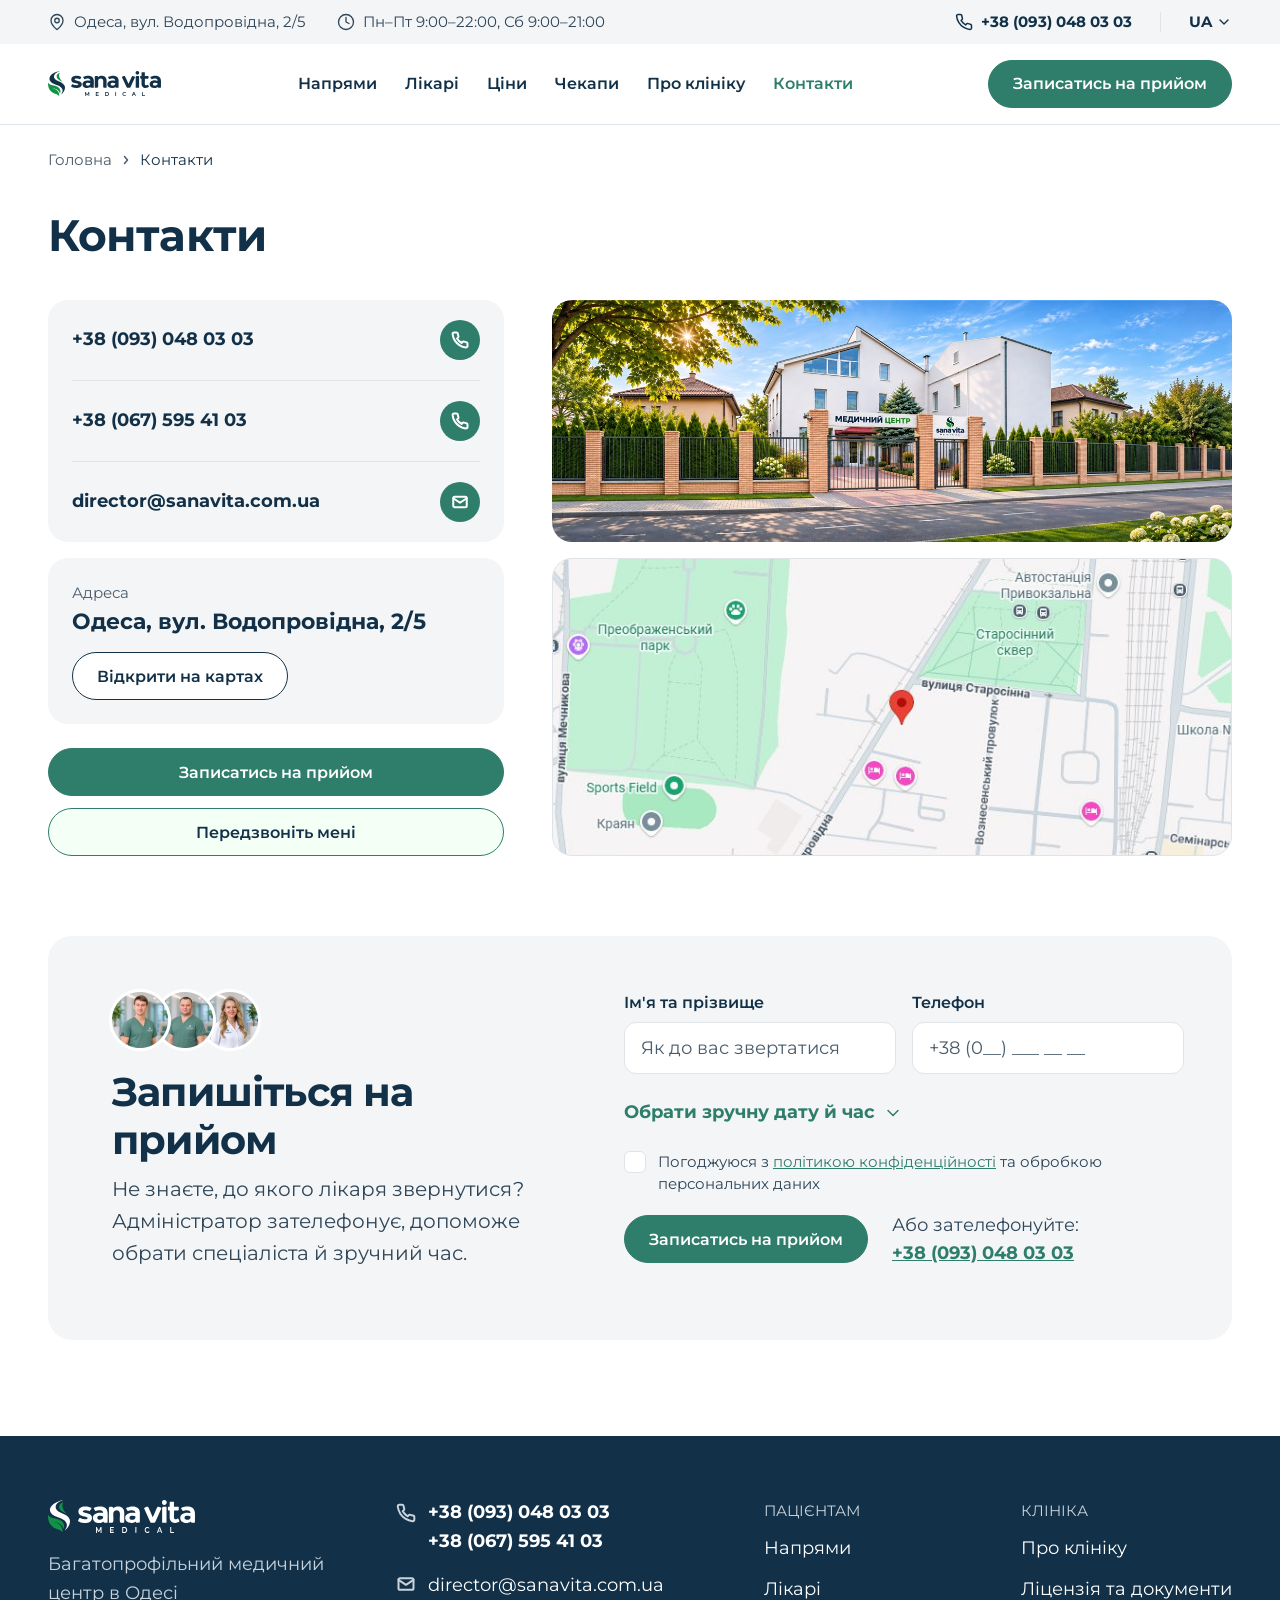
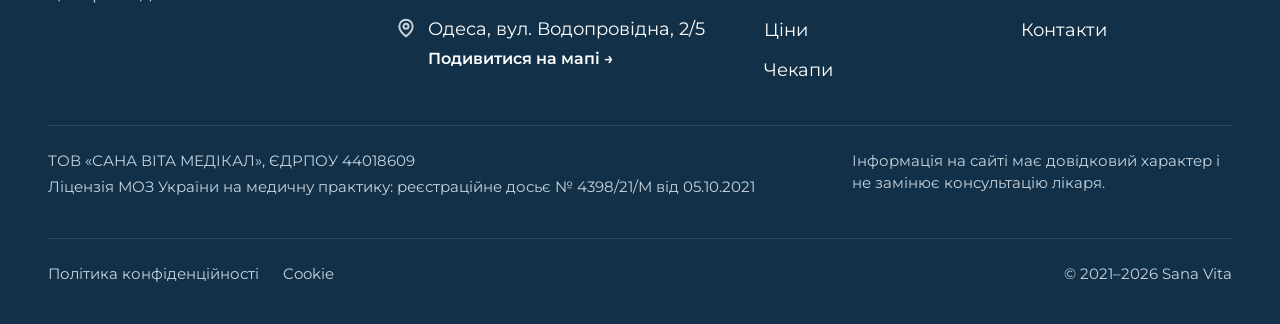
<file: contacts.html>
<!doctype html>
<html lang="uk">
<head>
  <meta charset="utf-8">
  <meta name="viewport" content="width=device-width, initial-scale=1">
  <title>Контакти — Sana Vita, Одеса</title>
  <meta name="description" content="Адреса, телефони та email медичного центру Sana Vita: Одеса, вул. Водопровідна, 2/5.">
  <link rel="preconnect" href="https://fonts.googleapis.com">
  <link rel="preconnect" href="https://fonts.gstatic.com" crossorigin>
  <link href="https://fonts.googleapis.com/css2?family=Montserrat:wght@400;600;700&display=swap" rel="stylesheet">
  <link rel="stylesheet" href="styles.css">
</head>
<body>

<!-- Р—РіРµРЅРµСЂРѕРІР°РЅРѕ Р· src/ СЃРєСЂРёРїС‚РѕРј build.ps1 вЂ” СЂРµРґР°РіСѓР№С‚Рµ С„Р°Р№Р»Рё РІ src/ -->
<!-- ============ HEADER ============ -->
<header class="header">
  <div class="header__top">
    <div class="container header__top-inner">
      <div class="header__info">
        <span class="inline-icon"><img src="assets/icons/address.svg" alt="" width="18" height="18">Одеса, вул. Водопровідна, 2/5</span>
        <span class="inline-icon"><img src="assets/icons/clock.svg" alt="" width="18" height="18">Пн–Пт 9:00–22:00, Сб 9:00–21:00</span>
      </div>
      <div class="header__contacts">
        <a class="inline-icon header__phone" href="tel:+380930480303"><img src="assets/icons/phone.svg" alt="" width="18" height="18">+38 (093) 048 03 03</a>
        <span class="header__divider" aria-hidden="true"></span>
        <div class="lang">
          <button class="lang__btn" type="button" aria-haspopup="listbox" aria-expanded="false">UA <img src="assets/icons/chevron-down.svg" alt="" width="16" height="16"></button>
          <ul class="lang__list" role="listbox" hidden>
            <li role="option" aria-selected="true">UA</li>
            <li role="option">RU</li>
          </ul>
        </div>
      </div>
    </div>
  </div>
  <div class="header__main">
    <div class="container header__main-inner">
      <a href="index.html" class="logo" aria-label="Sana Vita — на головну">
        <img class="logo__p1" src="assets/icons/logo-1.svg" alt="">
        <img class="logo__p2" src="assets/icons/logo-2.svg" alt="">
        <img class="logo__p3" src="assets/icons/logo-3.svg" alt="">
      </a>
      <nav class="nav" aria-label="Головне меню">
        <a href="index.html#directions" data-nav="directions">Напрями</a>
        <a href="doctor.html" data-nav="doctor">Лікарі</a>
        <a href="prices.html" data-nav="prices">Ціни</a>
        <a href="prices.html" data-nav="checkups">Чекапи</a>
        <a href="index.html#about" data-nav="about">Про клініку</a>
        <a href="contacts.html" data-nav="contacts" aria-current="page">Контакти</a>
      </nav>
      <a href="booking.html" class="btn btn--primary header__cta">Записатись на прийом</a>
      <div class="header__mobile-actions">
        <a class="icon-btn" href="tel:+380930480303" aria-label="Зателефонувати"><img src="assets/icons/phone.svg" alt="" width="21" height="21"></a>
        <button class="icon-btn burger" type="button" aria-label="Відкрити меню" aria-expanded="false" aria-controls="mobile-menu">
          <img class="burger__open" src="assets/icons/menu.svg" alt="" width="22" height="22">
          <img class="burger__close" src="assets/icons/close.svg" alt="" width="22" height="22">
        </button>
      </div>
    </div>
  </div>

  <div class="mobile-menu" id="mobile-menu" hidden>
    <div class="mobile-menu__lang">
      <span>Мова сайту</span>
      <div class="seg" role="group" aria-label="Мова сайту">
        <button type="button" class="seg__item is-active" aria-pressed="true">UA</button>
        <button type="button" class="seg__item" aria-pressed="false">RU</button>
      </div>
    </div>
    <nav class="mobile-menu__nav" aria-label="Мобільне меню">
      <a href="index.html#directions">Напрями</a>
      <a href="doctor.html">Лікарі</a>
      <a href="prices.html">Ціни</a>
      <a href="prices.html">Чекапи</a>
      <a href="booking.html">Укласти декларацію</a>
      <a href="index.html#about">Про клініку</a>
      <a href="contacts.html">Контакти</a>
    </nav>
    <div class="mobile-menu__phones">
      <a href="tel:+380930480303"><span>+38 (093) 048 03 03</span><span class="mobile-menu__call"><img src="assets/icons/phone-white.svg" alt="" width="18" height="18"></span></a>
      <a href="tel:+380675954103"><span>+38 (067) 595 41 03</span><span class="mobile-menu__call"><img src="assets/icons/phone-white.svg" alt="" width="18" height="18"></span></a>
    </div>
    <div class="mobile-menu__actions">
      <a href="booking.html" class="btn btn--primary btn--block">Записатись на прийом</a>
      <a href="#booking" class="btn btn--secondary btn--block" data-callback>Передзвоніть мені</a>
    </div>
  </div>
</header>

<main>

<section class="contacts container">
  <nav class="crumbs" aria-label="Хлібні крихти">
    <a href="index.html">Головна</a>
    <img src="assets/icons/chevron-crumb.svg" alt="" width="12" height="12">
    <span aria-current="page">Контакти</span>
  </nav>
  <h1 class="page-title">Контакти</h1>
  <div class="contacts__body">
    <div class="contacts__info">
      <div class="contact-list">
        <a href="tel:+380930480303"><span>+38 (093) 048 03 03</span><span class="contact-list__icon"><img src="assets/icons/phone-white.svg" alt="" width="18" height="18"></span></a>
        <a href="tel:+380675954103"><span>+38 (067) 595 41 03</span><span class="contact-list__icon"><img src="assets/icons/phone-white.svg" alt="" width="18" height="18"></span></a>
        <a href="mailto:director@sanavita.com.ua"><span>director@sanavita.com.ua</span><span class="contact-list__icon"><img src="assets/icons/mail-white.svg" alt="" width="18" height="18"></span></a>
      </div>
      <div class="address-card">
        <img class="address-card__photo only-m" src="assets/img/facade.jpg" alt="Фасад медичного центру Sana Vita">
        <div>
          <p class="caption muted">Адреса</p>
          <p class="address-card__text">Одеса, вул. Водопровідна, 2/5</p>
        </div>
        <span class="address-card__map only-m"><img src="assets/img/map.jpg" alt="Карта розташування клініки"></span>
        <a class="btn btn--outline" href="https://www.google.com/maps/search/?api=1&query=%D0%9E%D0%B4%D0%B5%D1%81%D0%B0%2C+%D0%B2%D1%83%D0%BB.+%D0%92%D0%BE%D0%B4%D0%BE%D0%BF%D1%80%D0%BE%D0%B2%D1%96%D0%B4%D0%BD%D0%B0%2C+2%2F5" target="_blank" rel="noopener">Відкрити на картах</a>
      </div>
      <div class="contacts__actions">
        <a href="booking.html" class="btn btn--primary btn--block">Записатись на прийом</a>
        <a href="#booking" class="btn btn--secondary btn--block">Передзвоніть мені</a>
      </div>
    </div>
    <div class="contacts__media">
      <img class="contacts__facade" src="assets/img/facade.jpg" alt="Фасад медичного центру Sana Vita">
      <a class="contacts__map" id="map" href="https://www.google.com/maps/search/?api=1&query=%D0%9E%D0%B4%D0%B5%D1%81%D0%B0%2C+%D0%B2%D1%83%D0%BB.+%D0%92%D0%BE%D0%B4%D0%BE%D0%BF%D1%80%D0%BE%D0%B2%D1%96%D0%B4%D0%BD%D0%B0%2C+2%2F5" target="_blank" rel="noopener" aria-label="Відкрити розташування клініки на Google Maps">
        <img src="assets/img/map.jpg" alt="Карта: клініка на вул. Водопровідній, 2/5 біля Старосінного скверу">
      </a>
    </div>
  </div>
</section>

<!-- ============ BOOKING ============ -->
<section class="booking-wrap" id="booking">
  <div class="container">
    <div class="booking">
      <div class="booking__text">
        <div class="avatars">
          <img src="assets/img/avatar-1.png" alt="" width="62" height="62">
          <img src="assets/img/avatar-2.png" alt="" width="62" height="62">
          <img src="assets/img/avatar-3.png" alt="" width="62" height="62">
        </div>
        <h2 class="h2">Запишіться на прийом</h2>
        <p class="lead">Не знаєте, до якого лікаря звернутися? Адміністратор зателефонує, допоможе обрати спеціаліста й зручний час.</p>
      </div>
      <form class="form" data-booking-form novalidate>
        <div class="form__row">
          <label class="field">
            <span class="field__label">Ім'я та прізвище</span>
            <input type="text" name="name" placeholder="Як до вас звертатися" required autocomplete="name">
          </label>
          <label class="field">
            <span class="field__label">Телефон</span>
            <input type="tel" name="phone" placeholder="+38 (0__) ___ __ __" required autocomplete="tel">
          </label>
        </div>
        <button type="button" class="form__toggle" aria-expanded="false" aria-controls="datetime">Обрати зручну дату й час <img src="assets/icons/chevron-accent.svg" alt="" width="20" height="20"></button>
        <div class="form__row" id="datetime" hidden>
          <label class="field">
            <span class="field__label">Дата</span>
            <input type="date" name="date">
          </label>
          <label class="field">
            <span class="field__label">Час</span>
            <input type="time" name="time" min="09:00" max="22:00">
          </label>
        </div>
        <label class="consent">
          <input type="checkbox" name="consent" required>
          <span class="consent__box" aria-hidden="true"></span>
          <span>Погоджуюся з <a href="#">політикою конфіденційності</a> та обробкою персональних даних</span>
        </label>
        <div class="form__submit">
          <button type="submit" class="btn btn--primary">Записатись на прийом</button>
          <p class="body2">Або зателефонуйте: <a href="tel:+380930480303" class="form__phone">+38 (093) 048 03 03</a></p>
        </div>
        <p class="form__msg" role="status" aria-live="polite"></p>
      </form>
    </div>
  </div>
</section>
</main>

<!-- ============ FOOTER ============ -->
<footer class="footer" id="footer">
  <div class="container">
    <div class="footer__top">
      <div class="footer__brand">
        <a href="index.html" class="logo logo--lg" aria-label="Sana Vita">
          <img class="logo__p1" src="assets/icons/logo-w-1.svg" alt="">
          <img class="logo__p2" src="assets/icons/logo-w-2.svg" alt="">
          <img class="logo__p3" src="assets/icons/logo-w-3.svg" alt="">
        </a>
        <p class="footer__muted-lg">Багатопрофільний медичний центр в Одесі</p>
      </div>
      <div class="footer__contacts">
        <div class="footer__item">
          <img src="assets/icons/phone-w.svg" alt="" width="20" height="20">
          <div class="footer__phones">
            <a href="tel:+380930480303">+38 (093) 048 03 03</a>
            <a href="tel:+380675954103">+38 (067) 595 41 03</a>
          </div>
        </div>
        <div class="footer__item">
          <img src="assets/icons/mail-w.svg" alt="" width="20" height="20">
          <a href="mailto:director@sanavita.com.ua">director@sanavita.com.ua</a>
        </div>
        <div class="footer__item">
          <img src="assets/icons/pin-w.svg" alt="" width="20" height="20">
          <div>
            <p>Одеса, вул. Водопровідна, 2/5</p>
            <a href="contacts.html#map" class="footer__map">Подивитися на мапі →</a>
          </div>
        </div>
      </div>
      <div class="footer__nav">
        <nav class="footer__col" aria-label="Пацієнтам">
          <p class="footer__heading">ПАЦІЄНТАМ</p>
          <a href="index.html#directions">Напрями</a>
          <a href="doctor.html">Лікарі</a>
          <a href="prices.html">Ціни</a>
          <a href="prices.html">Чекапи</a>
        </nav>
        <nav class="footer__col" aria-label="Клініка">
          <p class="footer__heading">КЛІНІКА</p>
          <a href="index.html#about">Про клініку</a>
          <a href="#">Ліцензія та документи</a>
          <a href="contacts.html">Контакти</a>
        </nav>
      </div>
    </div>
    <div class="footer__legal">
      <div>
        <p>ТОВ «САНА ВІТА МЕДІКАЛ», ЄДРПОУ 44018609</p>
        <p>Ліцензія МОЗ України на медичну практику: реєстраційне досьє № 4398/21/М від 05.10.2021</p>
      </div>
      <p class="footer__disclaimer">Інформація на сайті має довідковий характер і не замінює консультацію лікаря.</p>
    </div>
    <div class="footer__bottom">
      <div class="footer__policies"><a href="#">Політика конфіденційності</a><a href="#">Cookie</a></div>
      <p>© 2021–2026 Sana Vita</p>
    </div>
  </div>
</footer>

<script src="script.js"></script>
</body>
</html>
</file>
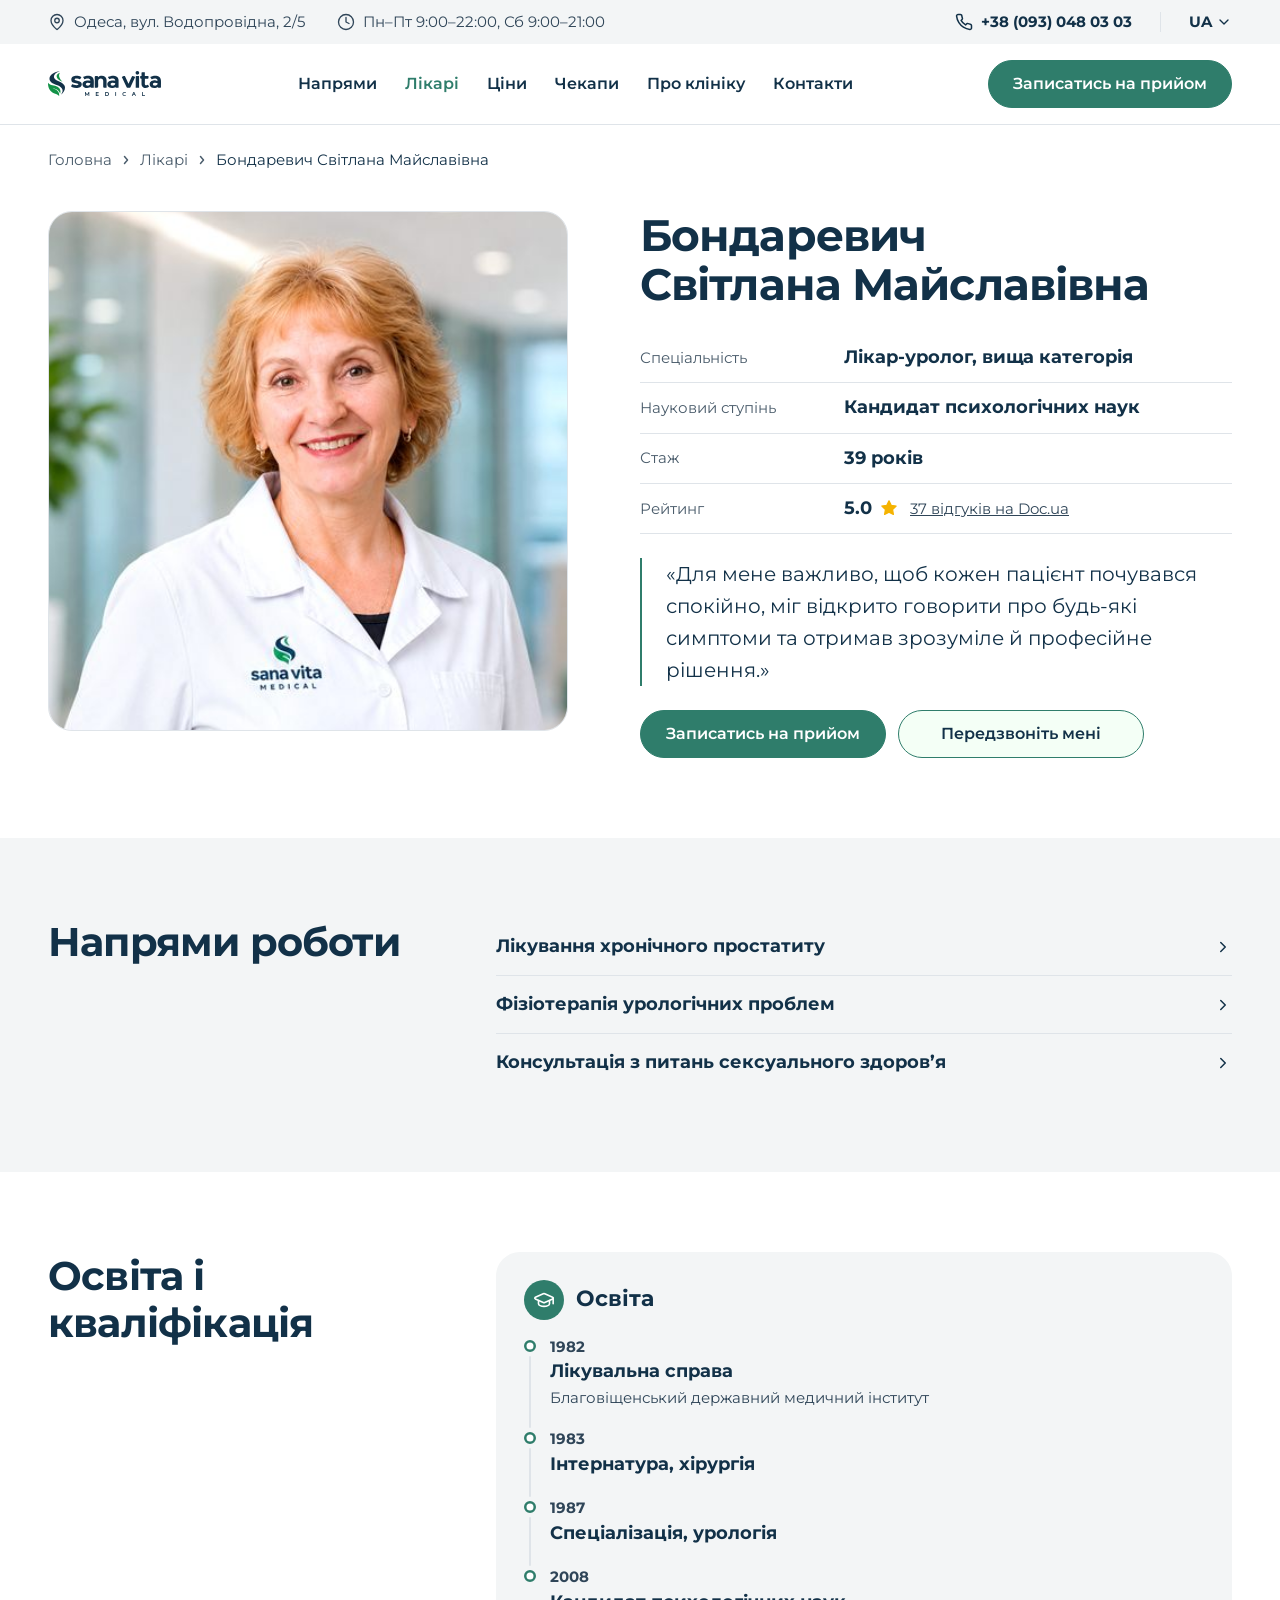
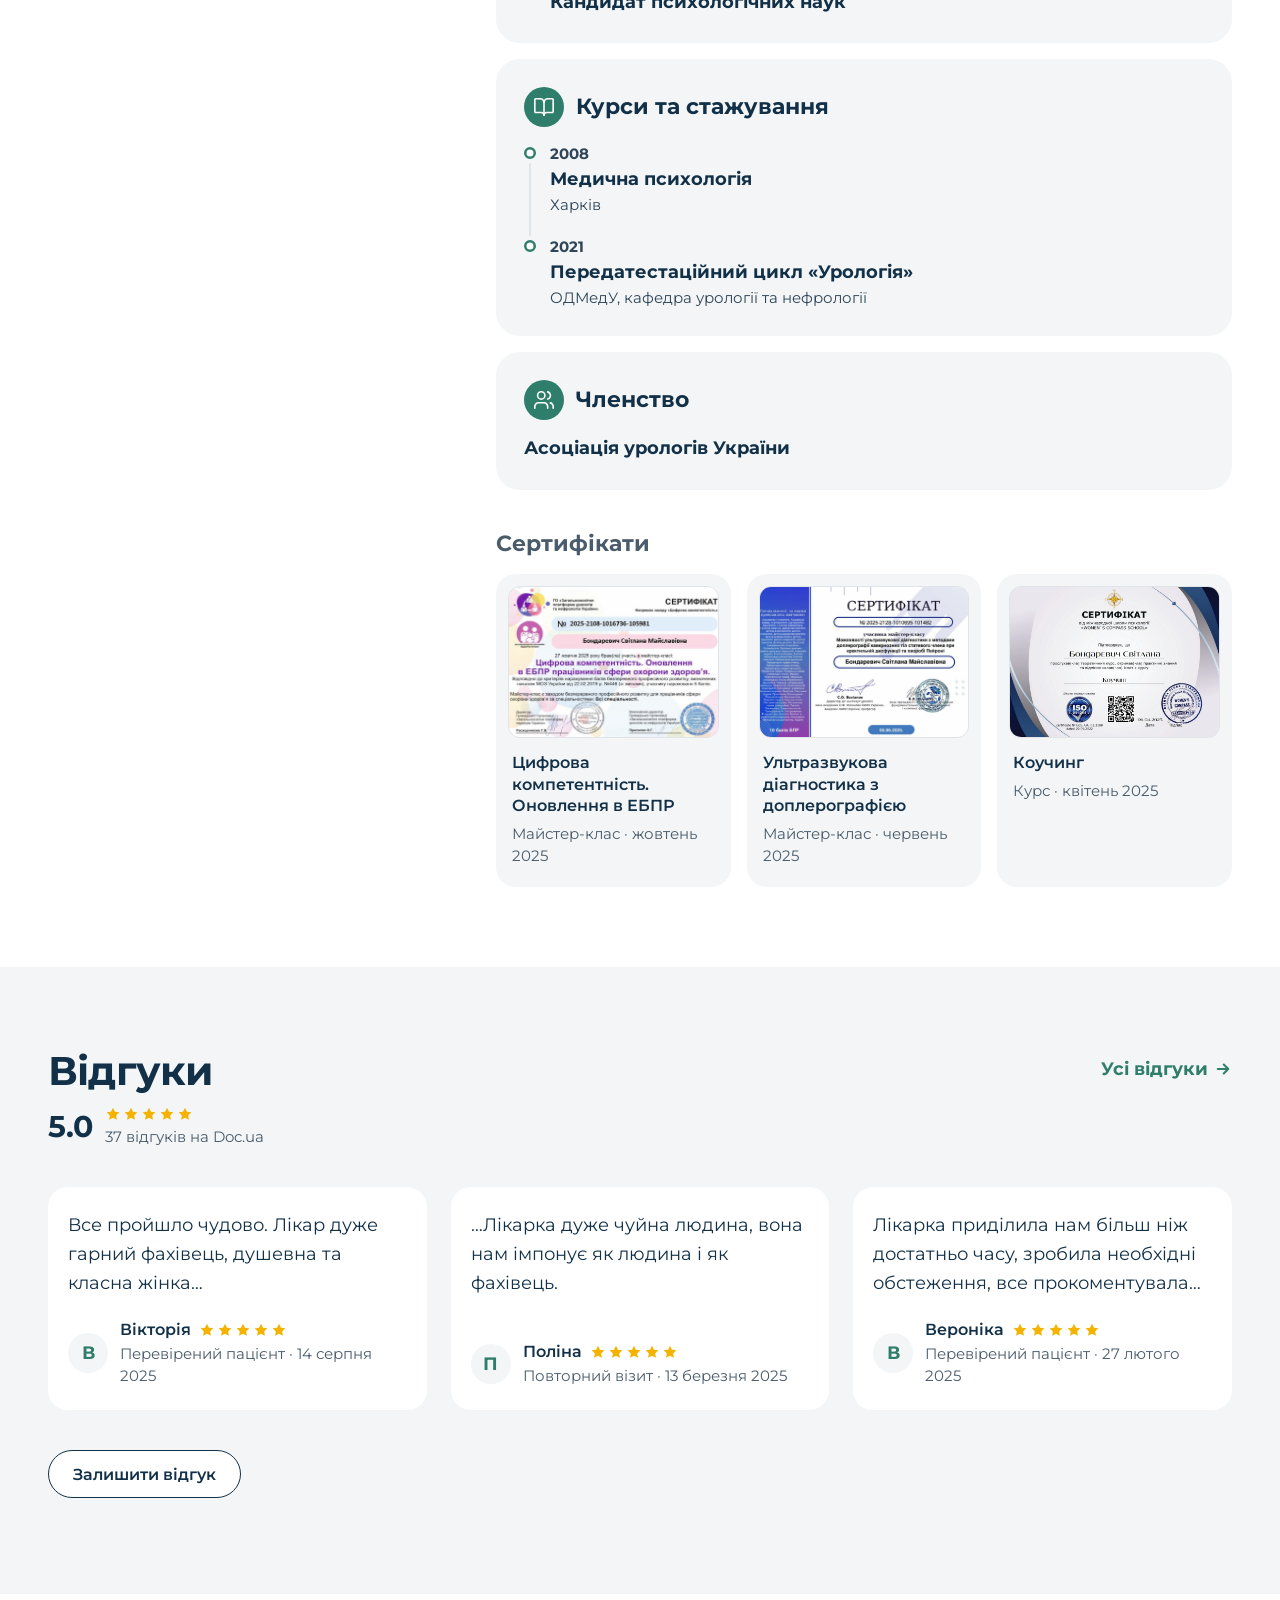
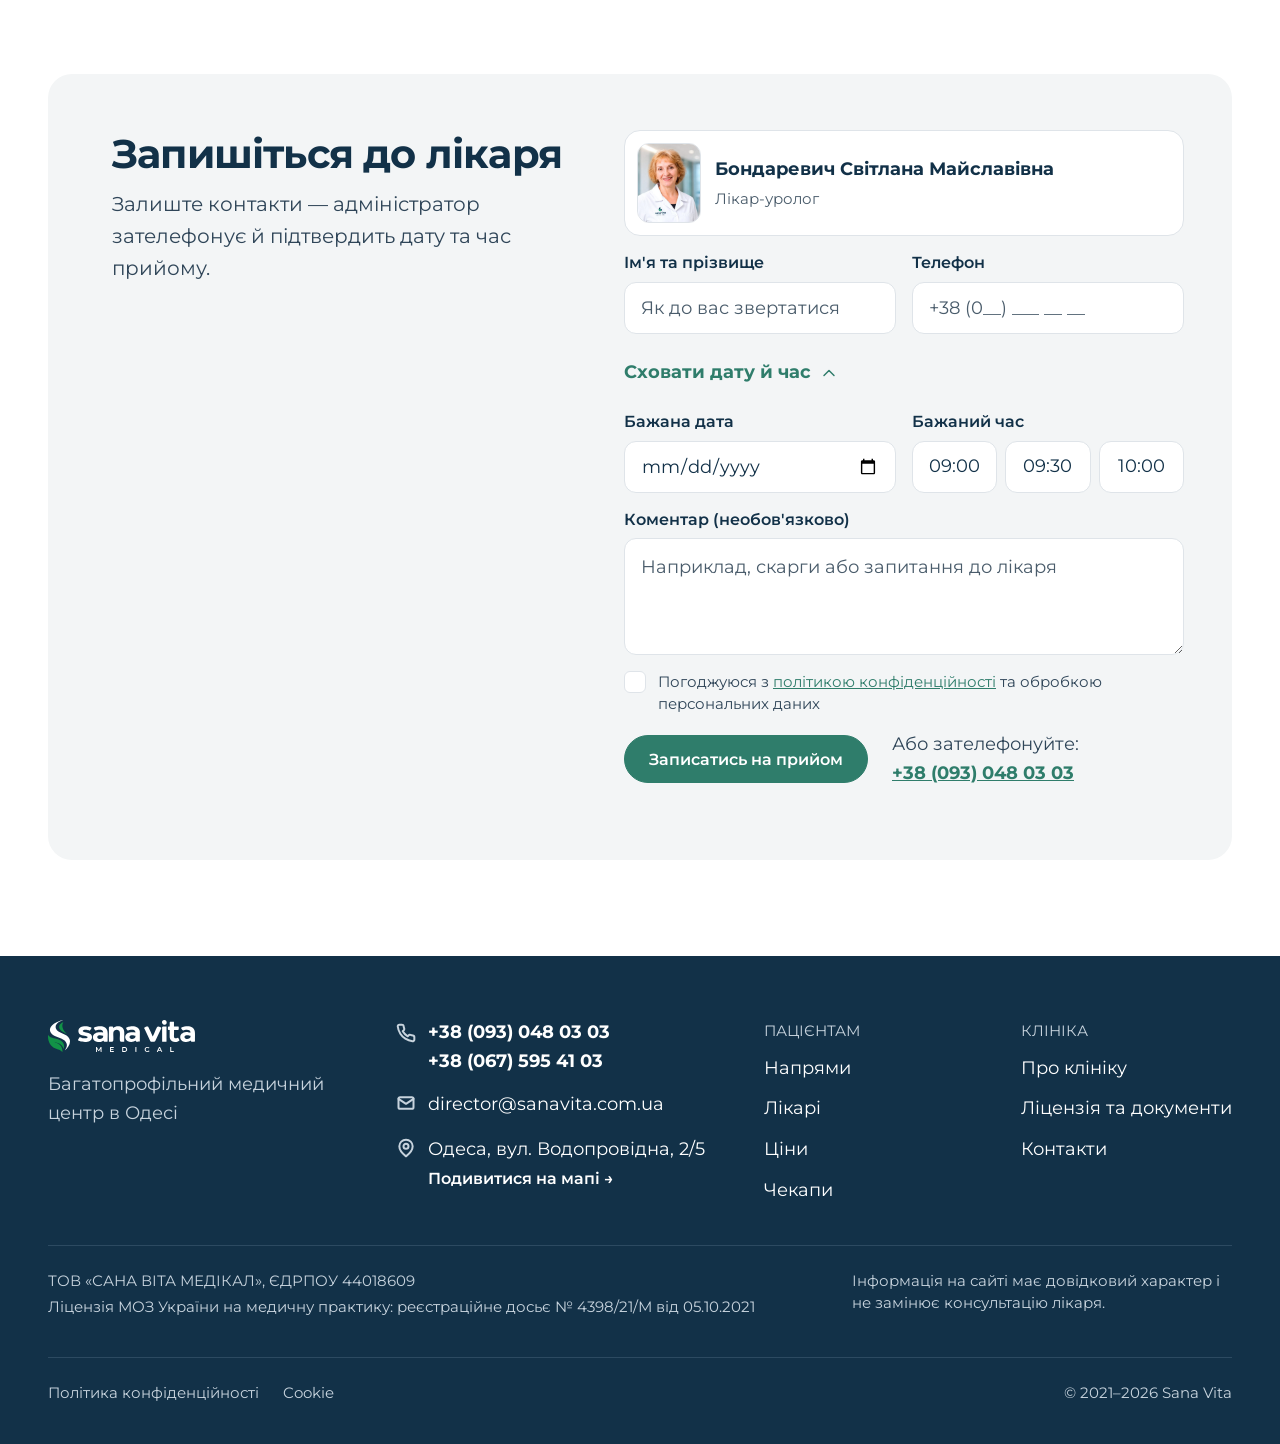
<file: doctor.html>
<!doctype html>
<html lang="uk">
<head>
  <meta charset="utf-8">
  <meta name="viewport" content="width=device-width, initial-scale=1">
  <title>Бондаревич Світлана Майславівна — лікар-уролог | Sana Vita</title>
  <meta name="description" content="Лікар-уролог вищої категорії, стаж 39 років. Запис на прийом у медичному центрі Sana Vita, Одеса.">
  <link rel="preconnect" href="https://fonts.googleapis.com">
  <link rel="preconnect" href="https://fonts.gstatic.com" crossorigin>
  <link href="https://fonts.googleapis.com/css2?family=Montserrat:wght@400;600;700&display=swap" rel="stylesheet">
  <link rel="stylesheet" href="styles.css">
</head>
<body>

<!-- Р—РіРµРЅРµСЂРѕРІР°РЅРѕ Р· src/ СЃРєСЂРёРїС‚РѕРј build.ps1 вЂ” СЂРµРґР°РіСѓР№С‚Рµ С„Р°Р№Р»Рё РІ src/ -->
<!-- ============ HEADER ============ -->
<header class="header">
  <div class="header__top">
    <div class="container header__top-inner">
      <div class="header__info">
        <span class="inline-icon"><img src="assets/icons/address.svg" alt="" width="18" height="18">Одеса, вул. Водопровідна, 2/5</span>
        <span class="inline-icon"><img src="assets/icons/clock.svg" alt="" width="18" height="18">Пн–Пт 9:00–22:00, Сб 9:00–21:00</span>
      </div>
      <div class="header__contacts">
        <a class="inline-icon header__phone" href="tel:+380930480303"><img src="assets/icons/phone.svg" alt="" width="18" height="18">+38 (093) 048 03 03</a>
        <span class="header__divider" aria-hidden="true"></span>
        <div class="lang">
          <button class="lang__btn" type="button" aria-haspopup="listbox" aria-expanded="false">UA <img src="assets/icons/chevron-down.svg" alt="" width="16" height="16"></button>
          <ul class="lang__list" role="listbox" hidden>
            <li role="option" aria-selected="true">UA</li>
            <li role="option">RU</li>
          </ul>
        </div>
      </div>
    </div>
  </div>
  <div class="header__main">
    <div class="container header__main-inner">
      <a href="index.html" class="logo" aria-label="Sana Vita — на головну">
        <img class="logo__p1" src="assets/icons/logo-1.svg" alt="">
        <img class="logo__p2" src="assets/icons/logo-2.svg" alt="">
        <img class="logo__p3" src="assets/icons/logo-3.svg" alt="">
      </a>
      <nav class="nav" aria-label="Головне меню">
        <a href="index.html#directions" data-nav="directions">Напрями</a>
        <a href="doctor.html" data-nav="doctor" aria-current="page">Лікарі</a>
        <a href="prices.html" data-nav="prices">Ціни</a>
        <a href="prices.html" data-nav="checkups">Чекапи</a>
        <a href="index.html#about" data-nav="about">Про клініку</a>
        <a href="contacts.html" data-nav="contacts">Контакти</a>
      </nav>
      <a href="booking.html" class="btn btn--primary header__cta">Записатись на прийом</a>
      <div class="header__mobile-actions">
        <a class="icon-btn" href="tel:+380930480303" aria-label="Зателефонувати"><img src="assets/icons/phone.svg" alt="" width="21" height="21"></a>
        <button class="icon-btn burger" type="button" aria-label="Відкрити меню" aria-expanded="false" aria-controls="mobile-menu">
          <img class="burger__open" src="assets/icons/menu.svg" alt="" width="22" height="22">
          <img class="burger__close" src="assets/icons/close.svg" alt="" width="22" height="22">
        </button>
      </div>
    </div>
  </div>

  <div class="mobile-menu" id="mobile-menu" hidden>
    <div class="mobile-menu__lang">
      <span>Мова сайту</span>
      <div class="seg" role="group" aria-label="Мова сайту">
        <button type="button" class="seg__item is-active" aria-pressed="true">UA</button>
        <button type="button" class="seg__item" aria-pressed="false">RU</button>
      </div>
    </div>
    <nav class="mobile-menu__nav" aria-label="Мобільне меню">
      <a href="index.html#directions">Напрями</a>
      <a href="doctor.html">Лікарі</a>
      <a href="prices.html">Ціни</a>
      <a href="prices.html">Чекапи</a>
      <a href="booking.html">Укласти декларацію</a>
      <a href="index.html#about">Про клініку</a>
      <a href="contacts.html">Контакти</a>
    </nav>
    <div class="mobile-menu__phones">
      <a href="tel:+380930480303"><span>+38 (093) 048 03 03</span><span class="mobile-menu__call"><img src="assets/icons/phone-white.svg" alt="" width="18" height="18"></span></a>
      <a href="tel:+380675954103"><span>+38 (067) 595 41 03</span><span class="mobile-menu__call"><img src="assets/icons/phone-white.svg" alt="" width="18" height="18"></span></a>
    </div>
    <div class="mobile-menu__actions">
      <a href="booking.html" class="btn btn--primary btn--block">Записатись на прийом</a>
      <a href="#booking" class="btn btn--secondary btn--block" data-callback>Передзвоніть мені</a>
    </div>
  </div>
</header>

<main>

<!-- ============ PROFILE ============ -->
<section class="profile container">
  <nav class="crumbs" aria-label="Хлібні крихти">
    <a href="index.html">Головна</a>
    <img src="assets/icons/chevron-crumb.svg" alt="" width="12" height="12">
    <a href="index.html#doctors">Лікарі</a>
    <img src="assets/icons/chevron-crumb.svg" alt="" width="12" height="12">
    <span aria-current="page">Бондаревич Світлана Майславівна</span>
  </nav>
  <div class="profile__content">
    <div class="profile__photo">
      <img src="assets/img/doctor-4.jpg" alt="Бондаревич Світлана Майславівна">
    </div>
    <div class="profile__info">
      <div class="profile__head">
        <h1 class="profile__name">Бондаревич<br> Світлана Майславівна</h1>
        <p class="profile__role only-m">Лікар-уролог</p>
      </div>
      <div class="quals only-m">
        <p><span class="quals__icon"><img src="assets/icons/award.svg" alt="" width="20" height="20"></span>Вища категорія</p>
        <p><span class="quals__icon"><img src="assets/icons/degree.svg" alt="" width="20" height="20"></span>Кандидат психологічних наук</p>
      </div>
      <div class="facts-m only-m">
        <div><span class="caption">Стаж</span><p><b>39</b> років</p></div>
        <i aria-hidden="true"></i>
        <a href="#reviews"><span class="caption">Рейтинг</span><p><b>5.0</b> <img src="assets/icons/star-20.svg" alt="" width="20" height="20"></p></a>
      </div>
      <dl class="facts">
        <div class="facts__row"><dt>Спеціальність</dt><dd>Лікар-уролог, вища категорія</dd></div>
        <div class="facts__row"><dt>Науковий ступінь</dt><dd>Кандидат психологічних наук</dd></div>
        <div class="facts__row"><dt>Стаж</dt><dd>39 років</dd></div>
        <div class="facts__row"><dt>Рейтинг</dt><dd class="facts__rating">5.0 <img src="assets/icons/star-big.svg" alt="" width="18" height="18"> <a href="#reviews">37 відгуків на Doc.ua</a></dd></div>
      </dl>
      <blockquote class="quote">«Для мене важливо, щоб кожен пацієнт почувався спокійно, міг відкрито говорити про будь-які симптоми та отримав зрозуміле й професійне рішення.»</blockquote>
      <div class="profile__actions">
        <a href="#booking" class="btn btn--primary">Записатись на прийом</a>
        <a href="#booking" class="btn btn--secondary">Передзвоніть мені</a>
      </div>
    </div>
  </div>
</section>

<section class="quote-m only-m">
  <blockquote class="container">«Для мене важливо, щоб кожен пацієнт почувався спокійно, міг відкрито говорити про будь-які симптоми та отримав зрозуміле й професійне рішення»</blockquote>
</section>

<!-- ============ DIRECTIONS OF WORK ============ -->
<section class="section section--subtle">
  <div class="container split">
    <h2 class="h2 split__aside">Напрями роботи</h2>
    <div class="split__content links">
      <a href="#" class="links__item">Лікування хронічного простатиту <img src="assets/icons/chevron-right.svg" alt="" width="18" height="18"></a>
      <a href="#" class="links__item">Фізіотерапія урологічних проблем <img src="assets/icons/chevron-right.svg" alt="" width="18" height="18"></a>
      <a href="#" class="links__item">Консультація з питань сексуального здоров’я <img src="assets/icons/chevron-right.svg" alt="" width="18" height="18"></a>
    </div>
  </div>
</section>

<!-- ============ EDUCATION ============ -->
<section class="section edu-section">
  <div class="container split">
    <h2 class="h2 split__aside">Освіта і кваліфікація</h2>
    <div class="split__content">
      <div class="edu-cards">
        <div class="edu-card">
          <div class="edu-card__head"><span class="icon-circle icon-circle--40"><img src="assets/icons/edu.svg" alt="" width="22" height="22"></span><h3 class="h3">Освіта</h3></div>
          <ol class="timeline">
            <li><span class="timeline__year">1982</span><span class="timeline__title">Лікувальна справа</span><span class="timeline__sub">Благовіщенський державний медичний інститут</span></li>
            <li><span class="timeline__year">1983</span><span class="timeline__title">Інтернатура, хірургія</span></li>
            <li><span class="timeline__year">1987</span><span class="timeline__title">Спеціалізація, урологія</span></li>
            <li><span class="timeline__year">2008</span><span class="timeline__title">Кандидат психологічних наук</span></li>
          </ol>
        </div>
        <div class="edu-card">
          <div class="edu-card__head"><span class="icon-circle icon-circle--40"><img src="assets/icons/courses.svg" alt="" width="22" height="22"></span><h3 class="h3">Курси та стажування</h3></div>
          <ol class="timeline">
            <li><span class="timeline__year">2008</span><span class="timeline__title">Медична психологія</span><span class="timeline__sub">Харків</span></li>
            <li><span class="timeline__year">2021</span><span class="timeline__title">Передатестаційний цикл «Урологія»</span><span class="timeline__sub">ОДМедУ, кафедра урології та нефрології</span></li>
          </ol>
        </div>
        <div class="edu-card">
          <div class="edu-card__head"><span class="icon-circle icon-circle--40"><img src="assets/icons/members.svg" alt="" width="22" height="22"></span><h3 class="h3">Членство</h3></div>
          <p class="edu-card__text">Асоціація урологів України</p>
        </div>
      </div>
      <h3 class="h3 certs__title">Сертифікати</h3>
      <div class="certs">
        <a class="cert" href="assets/img/cert-1.jpg" target="_blank" rel="noopener">
          <img src="assets/img/cert-1.jpg" alt="Сертифікат: Цифрова компетентність" loading="lazy">
          <span class="cert__title">Цифрова компетентність. Оновлення в ЕБПР</span>
          <span class="cert__meta">Майстер-клас · жовтень 2025</span>
        </a>
        <a class="cert" href="assets/img/cert-2.jpg" target="_blank" rel="noopener">
          <img src="assets/img/cert-2.jpg" alt="Сертифікат: Ультразвукова діагностика з доплерографією" loading="lazy">
          <span class="cert__title">Ультразвукова діагностика з доплерографією</span>
          <span class="cert__meta">Майстер-клас · червень 2025</span>
        </a>
        <a class="cert" href="assets/img/cert-3.jpg" target="_blank" rel="noopener">
          <img src="assets/img/cert-3.jpg" alt="Сертифікат: Коучинг" loading="lazy">
          <span class="cert__title">Коучинг</span>
          <span class="cert__meta">Курс · квітень 2025</span>
        </a>
      </div>
    </div>
  </div>
</section>

<!-- ============ REVIEWS ============ -->
<section class="section section--subtle section--pb96" id="reviews">
  <div class="container">
    <div class="section-head section-head--top">
      <div>
        <h2 class="h2">Відгуки</h2>
        <div class="rating">
          <span class="rating__num">5.0</span>
          <div>
            <div class="stars" aria-label="5 з 5"><img src="assets/icons/star.svg" alt=""><img src="assets/icons/star.svg" alt=""><img src="assets/icons/star.svg" alt=""><img src="assets/icons/star.svg" alt=""><img src="assets/icons/star.svg" alt=""></div>
            <p class="caption muted">37 відгуків на Doc.ua</p>
          </div>
        </div>
      </div>
      <a href="#" class="link-arrow">Усі відгуки <img src="assets/icons/arrow-right-accent.svg" alt="" width="18" height="18"></a>
    </div>
    <div class="reviews__list">
      <figure class="review review--white">
        <blockquote>Все пройшло чудово. Лікар дуже гарний фахівець, душевна та класна жінка…</blockquote>
        <figcaption class="review__author"><span class="review__avatar">В</span><div><div class="review__name">Вікторія <span class="stars" aria-label="5 з 5"><img src="assets/icons/star.svg" alt=""><img src="assets/icons/star.svg" alt=""><img src="assets/icons/star.svg" alt=""><img src="assets/icons/star.svg" alt=""><img src="assets/icons/star.svg" alt=""></span></div><p class="caption muted">Перевірений пацієнт · 14 серпня 2025</p></div></figcaption>
      </figure>
      <figure class="review review--white">
        <blockquote>…Лікарка дуже чуйна людина, вона нам імпонує як людина і як фахівець.</blockquote>
        <figcaption class="review__author"><span class="review__avatar">П</span><div><div class="review__name">Поліна <span class="stars" aria-label="5 з 5"><img src="assets/icons/star.svg" alt=""><img src="assets/icons/star.svg" alt=""><img src="assets/icons/star.svg" alt=""><img src="assets/icons/star.svg" alt=""><img src="assets/icons/star.svg" alt=""></span></div><p class="caption muted">Повторний візит · 13 березня 2025</p></div></figcaption>
      </figure>
      <figure class="review review--white">
        <blockquote>Лікарка приділила нам більш ніж достатньо часу, зробила необхідні обстеження, все прокоментувала…</blockquote>
        <figcaption class="review__author"><span class="review__avatar">В</span><div><div class="review__name">Вероніка <span class="stars" aria-label="5 з 5"><img src="assets/icons/star.svg" alt=""><img src="assets/icons/star.svg" alt=""><img src="assets/icons/star.svg" alt=""><img src="assets/icons/star.svg" alt=""><img src="assets/icons/star.svg" alt=""></span></div><p class="caption muted">Перевірений пацієнт · 27 лютого 2025</p></div></figcaption>
      </figure>
    </div>
    <a href="#" class="btn btn--outline reviews__more">Залишити відгук</a>
  </div>
</section>

<!-- ============ BOOKING ============ -->
<section class="booking-wrap booking-wrap--pt" id="booking">
  <div class="container">
    <div class="booking">
      <div class="booking__text">
        <h2 class="h2">Запишіться до лікаря</h2>
        <p class="lead">Залиште контакти — адміністратор зателефонує й підтвердить дату та час прийому.</p>
      </div>
      <form class="form" data-booking-form novalidate>
        <div class="form-context">
          <div class="form-context__photo"><img src="assets/img/doctor-4.jpg" alt=""></div>
          <div>
            <p class="form-context__name">Бондаревич Світлана Майславівна</p>
            <p class="caption muted">Лікар-уролог</p>
          </div>
        </div>
        <div class="form__row">
          <label class="field"><span class="field__label">Ім'я та прізвище</span><input type="text" name="name" placeholder="Як до вас звертатися" required autocomplete="name"></label>
          <label class="field"><span class="field__label">Телефон</span><input type="tel" name="phone" placeholder="+38 (0__) ___ __ __" required autocomplete="tel"></label>
        </div>
        <button type="button" class="form__toggle" aria-expanded="true" aria-controls="datetime-doc" data-label-open="Сховати дату й час" data-label-closed="Обрати зручну дату й час"><span>Сховати дату й час</span> <img src="assets/icons/chevron-accent.svg" alt="" width="20" height="20"></button>
        <div class="form__extra" id="datetime-doc">
          <div class="form__row">
            <label class="field"><span class="field__label">Бажана дата</span><input type="date" name="date"></label>
            <fieldset class="field field--times">
              <legend class="field__label">Бажаний час</legend>
              <div class="times">
                <label><input type="radio" name="time" value="09:00"><span>09:00</span></label>
                <label><input type="radio" name="time" value="09:30"><span>09:30</span></label>
                <label><input type="radio" name="time" value="10:00"><span>10:00</span></label>
              </div>
            </fieldset>
          </div>
          <label class="field"><span class="field__label">Коментар (необов'язково)</span><textarea name="comment" rows="3" placeholder="Наприклад, скарги або запитання до лікаря"></textarea></label>
        </div>
        <label class="consent">
          <input type="checkbox" name="consent" required>
          <span class="consent__box" aria-hidden="true"></span>
          <span>Погоджуюся з <a href="#">політикою конфіденційності</a> та обробкою персональних даних</span>
        </label>
        <div class="form__submit">
          <button type="submit" class="btn btn--primary">Записатись на прийом</button>
          <p class="body2">Або зателефонуйте: <a href="tel:+380930480303" class="form__phone">+38 (093) 048 03 03</a></p>
        </div>
        <p class="form__msg" role="status" aria-live="polite"></p>
      </form>
    </div>
  </div>
</section>

</main>

<!-- ============ FOOTER ============ -->
<footer class="footer" id="footer">
  <div class="container">
    <div class="footer__top">
      <div class="footer__brand">
        <a href="index.html" class="logo logo--lg" aria-label="Sana Vita">
          <img class="logo__p1" src="assets/icons/logo-w-1.svg" alt="">
          <img class="logo__p2" src="assets/icons/logo-w-2.svg" alt="">
          <img class="logo__p3" src="assets/icons/logo-w-3.svg" alt="">
        </a>
        <p class="footer__muted-lg">Багатопрофільний медичний центр в Одесі</p>
      </div>
      <div class="footer__contacts">
        <div class="footer__item">
          <img src="assets/icons/phone-w.svg" alt="" width="20" height="20">
          <div class="footer__phones">
            <a href="tel:+380930480303">+38 (093) 048 03 03</a>
            <a href="tel:+380675954103">+38 (067) 595 41 03</a>
          </div>
        </div>
        <div class="footer__item">
          <img src="assets/icons/mail-w.svg" alt="" width="20" height="20">
          <a href="mailto:director@sanavita.com.ua">director@sanavita.com.ua</a>
        </div>
        <div class="footer__item">
          <img src="assets/icons/pin-w.svg" alt="" width="20" height="20">
          <div>
            <p>Одеса, вул. Водопровідна, 2/5</p>
            <a href="contacts.html#map" class="footer__map">Подивитися на мапі →</a>
          </div>
        </div>
      </div>
      <div class="footer__nav">
        <nav class="footer__col" aria-label="Пацієнтам">
          <p class="footer__heading">ПАЦІЄНТАМ</p>
          <a href="index.html#directions">Напрями</a>
          <a href="doctor.html">Лікарі</a>
          <a href="prices.html">Ціни</a>
          <a href="prices.html">Чекапи</a>
        </nav>
        <nav class="footer__col" aria-label="Клініка">
          <p class="footer__heading">КЛІНІКА</p>
          <a href="index.html#about">Про клініку</a>
          <a href="#">Ліцензія та документи</a>
          <a href="contacts.html">Контакти</a>
        </nav>
      </div>
    </div>
    <div class="footer__legal">
      <div>
        <p>ТОВ «САНА ВІТА МЕДІКАЛ», ЄДРПОУ 44018609</p>
        <p>Ліцензія МОЗ України на медичну практику: реєстраційне досьє № 4398/21/М від 05.10.2021</p>
      </div>
      <p class="footer__disclaimer">Інформація на сайті має довідковий характер і не замінює консультацію лікаря.</p>
    </div>
    <div class="footer__bottom">
      <div class="footer__policies"><a href="#">Політика конфіденційності</a><a href="#">Cookie</a></div>
      <p>© 2021–2026 Sana Vita</p>
    </div>
  </div>
</footer>

<script src="script.js"></script>
</body>
</html>
</file>
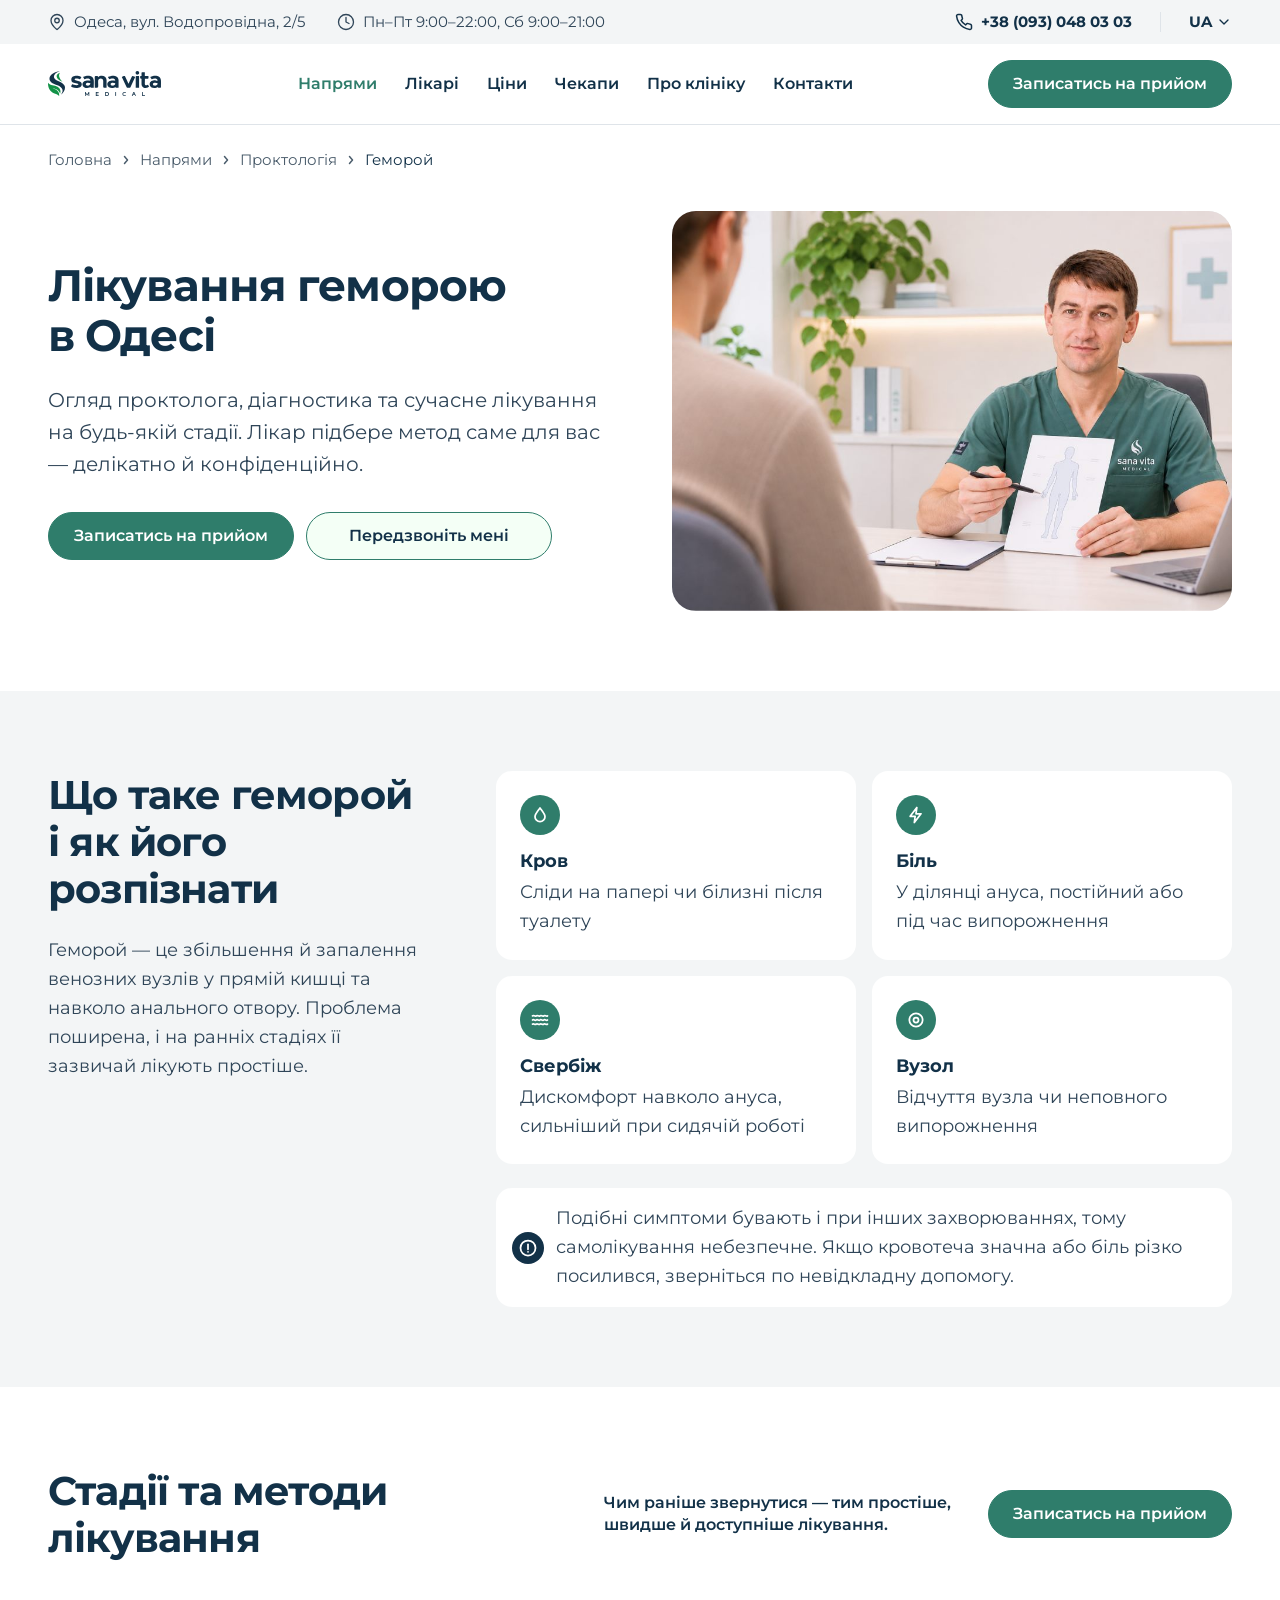
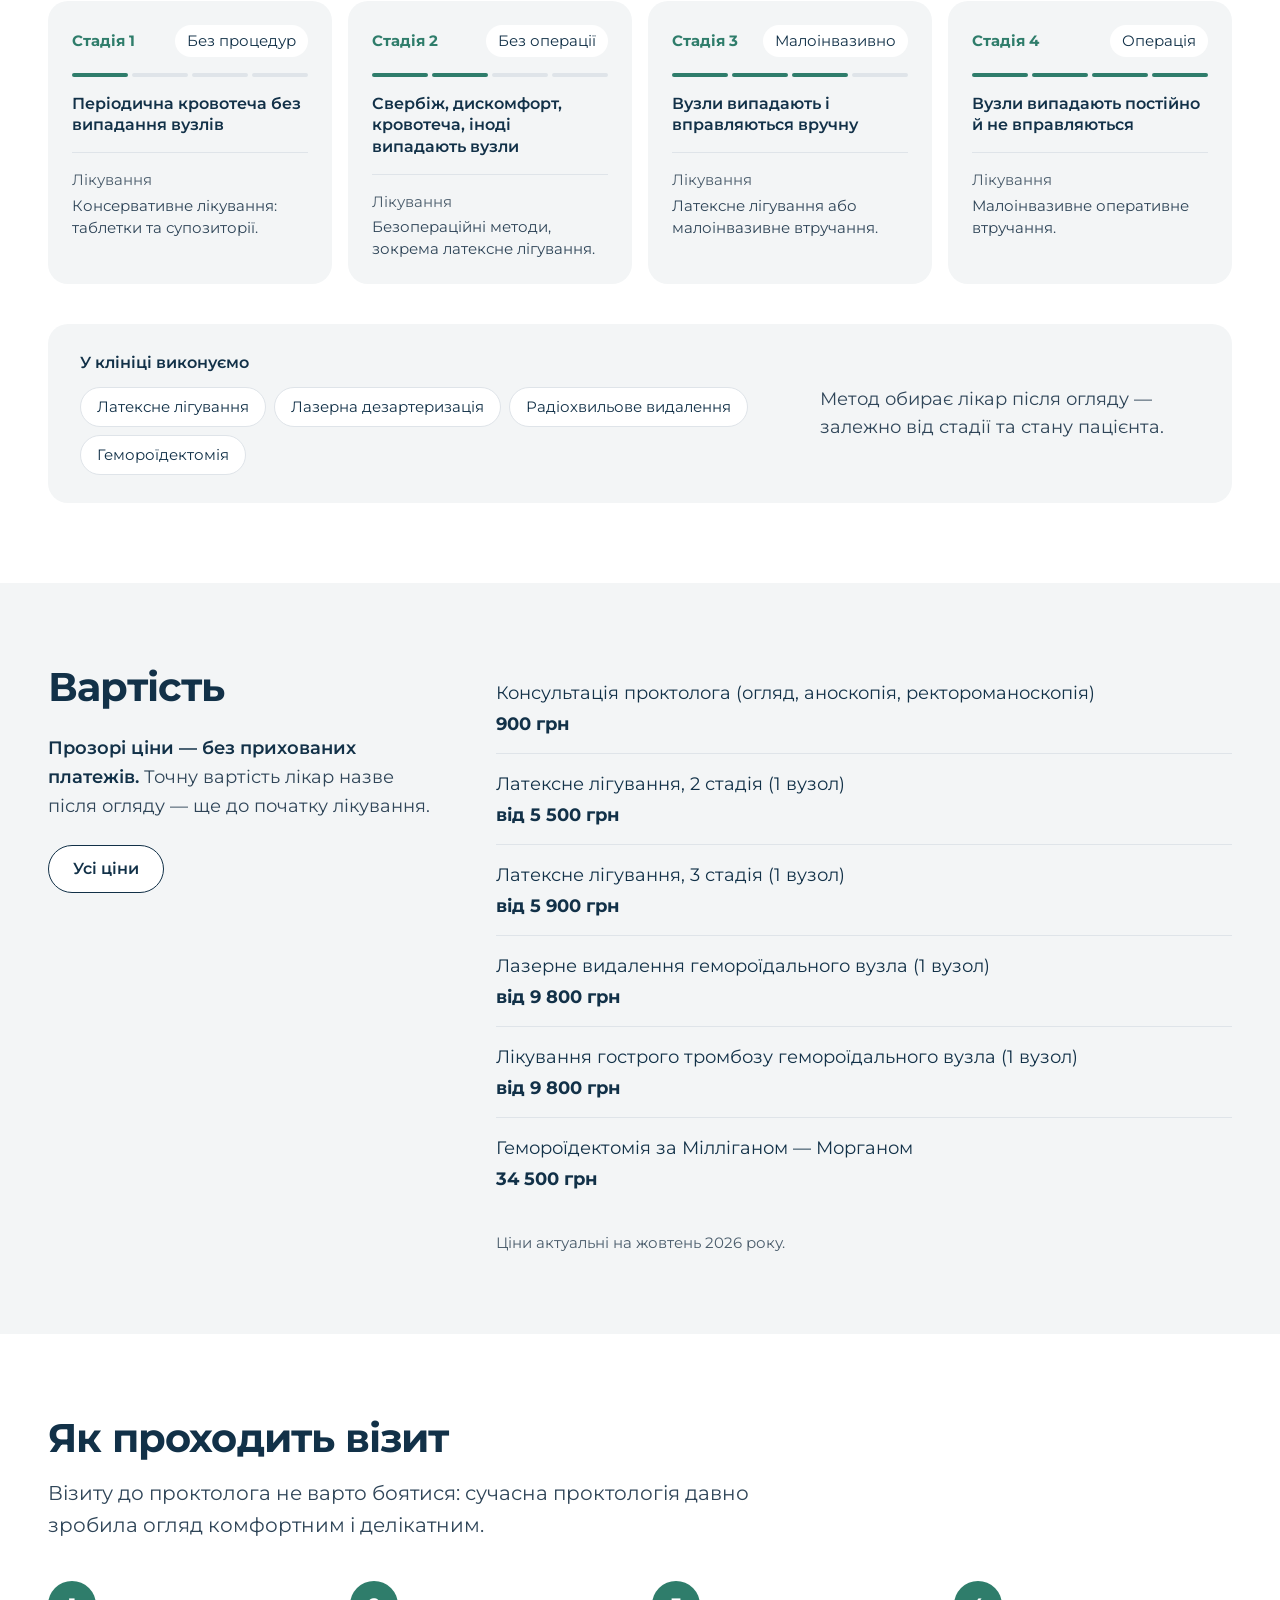
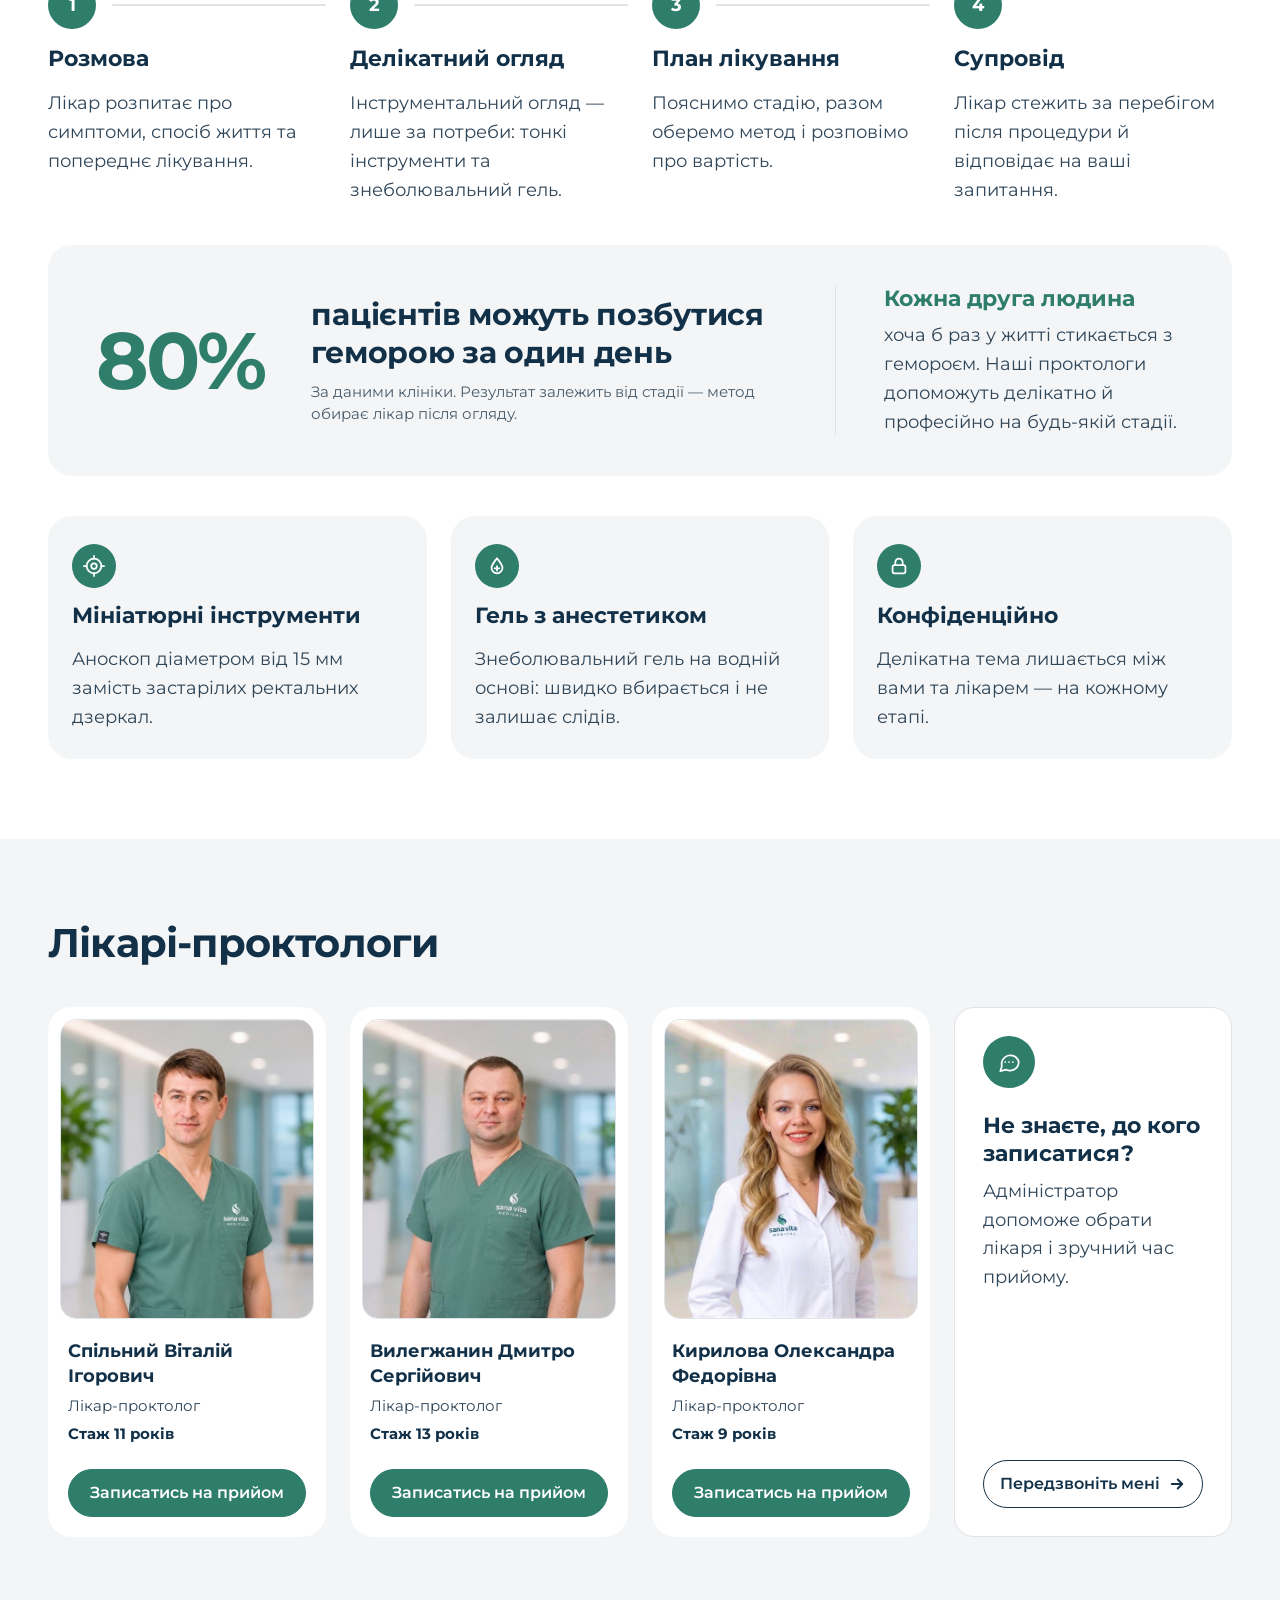
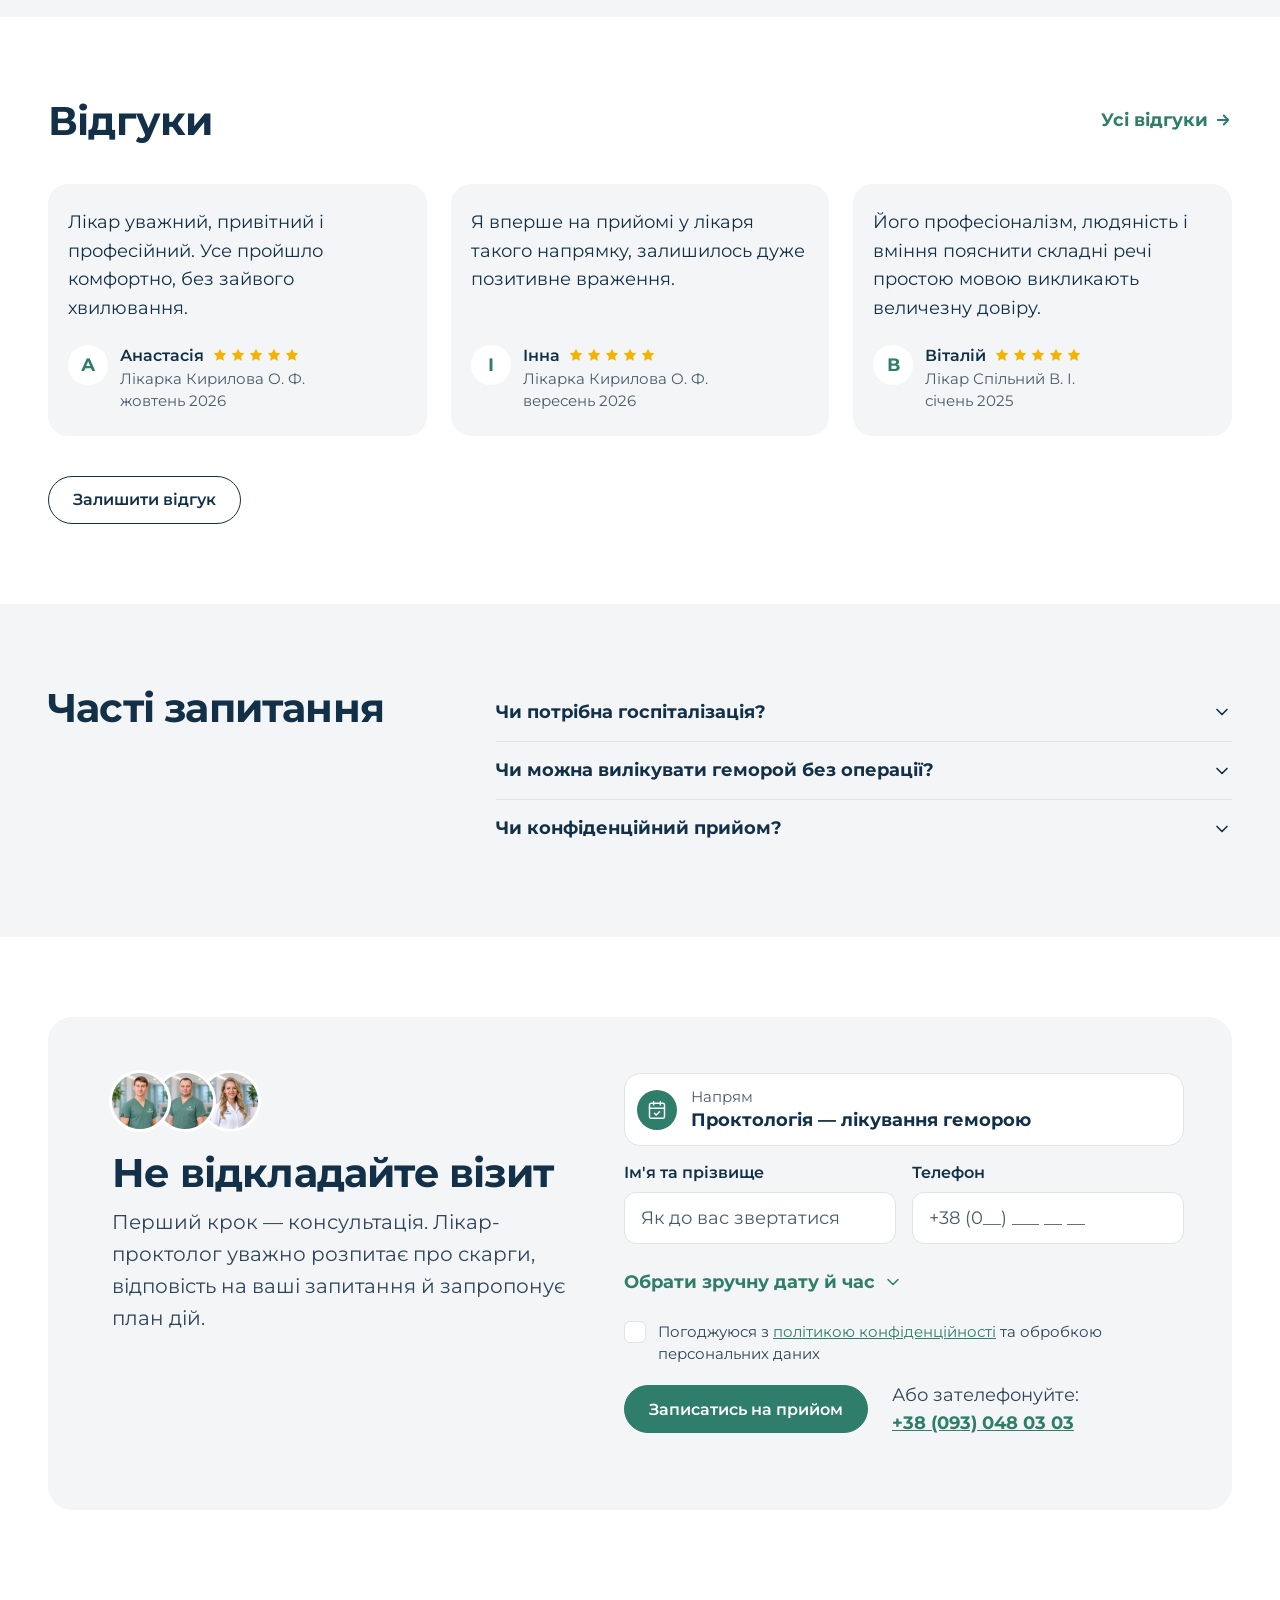
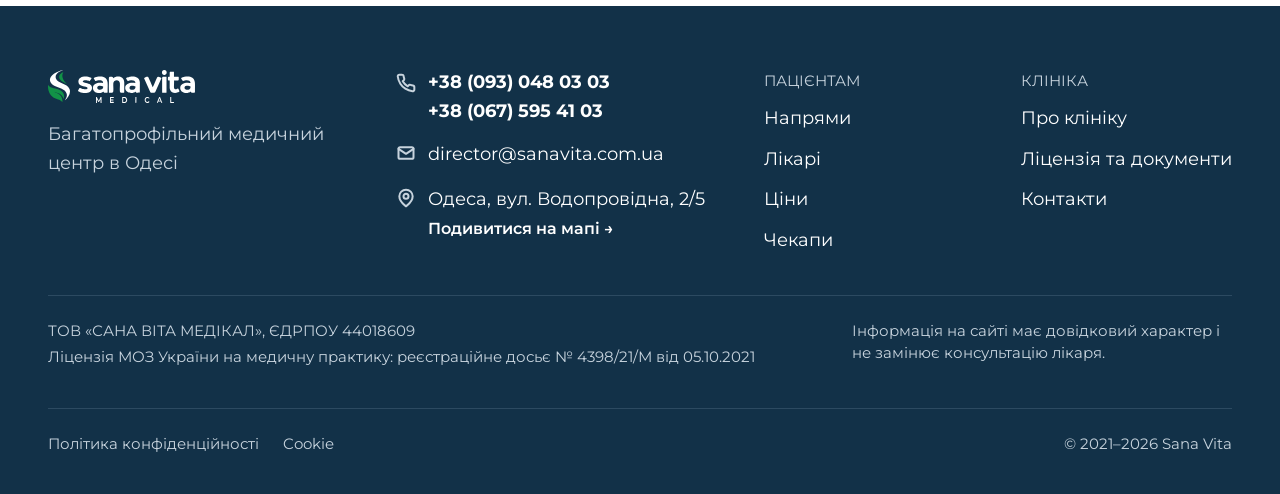
<file: hemorrhoids.html>
<!doctype html>
<html lang="uk">
<head>
  <meta charset="utf-8">
  <meta name="viewport" content="width=device-width, initial-scale=1">
  <title>Лікування геморою в Одесі — Sana Vita</title>
  <meta name="description" content="Огляд проктолога, діагностика та сучасне лікування геморою на будь-якій стадії в медичному центрі Sana Vita. Ціни, лікарі, відгуки.">
  <link rel="preconnect" href="https://fonts.googleapis.com">
  <link rel="preconnect" href="https://fonts.gstatic.com" crossorigin>
  <link href="https://fonts.googleapis.com/css2?family=Montserrat:wght@400;600;700&display=swap" rel="stylesheet">
  <link rel="stylesheet" href="styles.css">
</head>
<body>

<!-- Р—РіРµРЅРµСЂРѕРІР°РЅРѕ Р· src/ СЃРєСЂРёРїС‚РѕРј build.ps1 вЂ” СЂРµРґР°РіСѓР№С‚Рµ С„Р°Р№Р»Рё РІ src/ -->
<!-- ============ HEADER ============ -->
<header class="header">
  <div class="header__top">
    <div class="container header__top-inner">
      <div class="header__info">
        <span class="inline-icon"><img src="assets/icons/address.svg" alt="" width="18" height="18">Одеса, вул. Водопровідна, 2/5</span>
        <span class="inline-icon"><img src="assets/icons/clock.svg" alt="" width="18" height="18">Пн–Пт 9:00–22:00, Сб 9:00–21:00</span>
      </div>
      <div class="header__contacts">
        <a class="inline-icon header__phone" href="tel:+380930480303"><img src="assets/icons/phone.svg" alt="" width="18" height="18">+38 (093) 048 03 03</a>
        <span class="header__divider" aria-hidden="true"></span>
        <div class="lang">
          <button class="lang__btn" type="button" aria-haspopup="listbox" aria-expanded="false">UA <img src="assets/icons/chevron-down.svg" alt="" width="16" height="16"></button>
          <ul class="lang__list" role="listbox" hidden>
            <li role="option" aria-selected="true">UA</li>
            <li role="option">RU</li>
          </ul>
        </div>
      </div>
    </div>
  </div>
  <div class="header__main">
    <div class="container header__main-inner">
      <a href="index.html" class="logo" aria-label="Sana Vita — на головну">
        <img class="logo__p1" src="assets/icons/logo-1.svg" alt="">
        <img class="logo__p2" src="assets/icons/logo-2.svg" alt="">
        <img class="logo__p3" src="assets/icons/logo-3.svg" alt="">
      </a>
      <nav class="nav" aria-label="Головне меню">
        <a href="index.html#directions" data-nav="directions" aria-current="page">Напрями</a>
        <a href="doctor.html" data-nav="doctor">Лікарі</a>
        <a href="prices.html" data-nav="prices">Ціни</a>
        <a href="prices.html" data-nav="checkups">Чекапи</a>
        <a href="index.html#about" data-nav="about">Про клініку</a>
        <a href="contacts.html" data-nav="contacts">Контакти</a>
      </nav>
      <a href="booking.html" class="btn btn--primary header__cta">Записатись на прийом</a>
      <div class="header__mobile-actions">
        <a class="icon-btn" href="tel:+380930480303" aria-label="Зателефонувати"><img src="assets/icons/phone.svg" alt="" width="21" height="21"></a>
        <button class="icon-btn burger" type="button" aria-label="Відкрити меню" aria-expanded="false" aria-controls="mobile-menu">
          <img class="burger__open" src="assets/icons/menu.svg" alt="" width="22" height="22">
          <img class="burger__close" src="assets/icons/close.svg" alt="" width="22" height="22">
        </button>
      </div>
    </div>
  </div>

  <div class="mobile-menu" id="mobile-menu" hidden>
    <div class="mobile-menu__lang">
      <span>Мова сайту</span>
      <div class="seg" role="group" aria-label="Мова сайту">
        <button type="button" class="seg__item is-active" aria-pressed="true">UA</button>
        <button type="button" class="seg__item" aria-pressed="false">RU</button>
      </div>
    </div>
    <nav class="mobile-menu__nav" aria-label="Мобільне меню">
      <a href="index.html#directions">Напрями</a>
      <a href="doctor.html">Лікарі</a>
      <a href="prices.html">Ціни</a>
      <a href="prices.html">Чекапи</a>
      <a href="booking.html">Укласти декларацію</a>
      <a href="index.html#about">Про клініку</a>
      <a href="contacts.html">Контакти</a>
    </nav>
    <div class="mobile-menu__phones">
      <a href="tel:+380930480303"><span>+38 (093) 048 03 03</span><span class="mobile-menu__call"><img src="assets/icons/phone-white.svg" alt="" width="18" height="18"></span></a>
      <a href="tel:+380675954103"><span>+38 (067) 595 41 03</span><span class="mobile-menu__call"><img src="assets/icons/phone-white.svg" alt="" width="18" height="18"></span></a>
    </div>
    <div class="mobile-menu__actions">
      <a href="booking.html" class="btn btn--primary btn--block">Записатись на прийом</a>
      <a href="#booking" class="btn btn--secondary btn--block" data-callback>Передзвоніть мені</a>
    </div>
  </div>
</header>

<main>

<!-- ============ HERO ============ -->
<section class="svc-hero container">
  <nav class="crumbs" aria-label="Хлібні крихти">
    <a href="index.html">Головна</a>
    <img src="assets/icons/chevron-crumb.svg" alt="" width="12" height="12">
    <a href="index.html#directions">Напрями</a>
    <img src="assets/icons/chevron-crumb.svg" alt="" width="12" height="12">
    <a href="prices.html#p-proctology">Проктологія</a>
    <img src="assets/icons/chevron-crumb.svg" alt="" width="12" height="12">
    <span aria-current="page">Геморой</span>
  </nav>
  <div class="svc-hero__content">
    <div class="svc-hero__text">
      <h1 class="page-title">Лікування геморою<br> в Одесі</h1>
      <p class="lead">Огляд проктолога, діагностика та сучасне лікування на будь-якій стадії. Лікар підбере метод саме для вас — делікатно й конфіденційно.</p>
      <div class="profile__actions">
        <a href="#booking" class="btn btn--primary">Записатись на прийом</a>
        <a href="#booking" class="btn btn--secondary">Передзвоніть мені</a>
      </div>
    </div>
    <div class="svc-hero__photo"><img src="assets/img/hem-hero.jpg" alt="Лікар-проктолог консультує пацієнта"></div>
  </div>
</section>

<!-- ============ WHAT IS ============ -->
<section class="section section--subtle">
  <div class="container split">
    <div class="split__aside split__aside--text">
      <h2 class="h2">Що таке геморой і як його розпізнати</h2>
      <p class="body2">Геморой — це збільшення й запалення венозних вузлів у прямій кишці та навколо анального отвору. Проблема поширена, і на ранніх стадіях її зазвичай лікують простіше.</p>
    </div>
    <div class="split__content">
      <div class="symptoms">
        <div class="symptom"><span class="icon-circle icon-circle--40"><img src="assets/icons/sym-blood.svg" alt="" width="20" height="20"></span><p class="symptom__title">Кров</p><p class="body2">Сліди на папері чи білизні після туалету</p></div>
        <div class="symptom"><span class="icon-circle icon-circle--40"><img src="assets/icons/sym-pain.svg" alt="" width="20" height="20"></span><p class="symptom__title">Біль</p><p class="body2">У ділянці ануса, постійний або під час випорожнення</p></div>
        <div class="symptom"><span class="icon-circle icon-circle--40"><img src="assets/icons/sym-itch.svg" alt="" width="20" height="20"></span><p class="symptom__title">Свербіж</p><p class="body2">Дискомфорт навколо ануса, сильніший при сидячій роботі</p></div>
        <div class="symptom"><span class="icon-circle icon-circle--40"><img src="assets/icons/sym-node.svg" alt="" width="20" height="20"></span><p class="symptom__title">Вузол</p><p class="body2">Відчуття вузла чи неповного випорожнення</p></div>
      </div>
      <div class="warning">
        <span class="warning__icon"><img src="assets/icons/warning.svg" alt="" width="20" height="20"></span>
        <p class="body2">Подібні симптоми бувають і при інших захворюваннях, тому самолікування небезпечне. Якщо кровотеча значна або біль різко посилився, зверніться по невідкладну допомогу.</p>
      </div>
    </div>
  </div>
</section>

<!-- ============ STAGES ============ -->
<section class="section">
  <div class="container stages-wrap">
    <div class="stages-head">
      <h2 class="h2">Стадії та методи лікування</h2>
      <div class="stages-head__tip">
        <p>Чим раніше звернутися — тим простіше, швидше й доступніше лікування.</p>
        <a href="#booking" class="btn btn--primary">Записатись на прийом</a>
      </div>
    </div>
    <div class="stages">
      <div class="stage" style="--fill:1">
        <div class="stage__top"><span class="stage__num">Стадія 1</span><span class="chip chip--white">Без процедур</span></div>
        <div class="stage__bar" aria-hidden="true"><i></i><i></i><i></i><i></i></div>
        <p class="stage__desc">Періодична кровотеча без випадання вузлів</p>
        <div class="stage__treat"><span>Лікування</span><p>Консервативне лікування: таблетки та супозиторії.</p></div>
      </div>
      <div class="stage" style="--fill:2">
        <div class="stage__top"><span class="stage__num">Стадія 2</span><span class="chip chip--white">Без операції</span></div>
        <div class="stage__bar" aria-hidden="true"><i></i><i></i><i></i><i></i></div>
        <p class="stage__desc">Свербіж, дискомфорт, кровотеча, іноді випадають вузли</p>
        <div class="stage__treat"><span>Лікування</span><p>Безопераційні методи, зокрема латексне лігування.</p></div>
      </div>
      <div class="stage" style="--fill:3">
        <div class="stage__top"><span class="stage__num">Стадія 3</span><span class="chip chip--white">Малоінвазивно</span></div>
        <div class="stage__bar" aria-hidden="true"><i></i><i></i><i></i><i></i></div>
        <p class="stage__desc">Вузли випадають і вправляються вручну</p>
        <div class="stage__treat"><span>Лікування</span><p>Латексне лігування або малоінвазивне втручання.</p></div>
      </div>
      <div class="stage" style="--fill:4">
        <div class="stage__top"><span class="stage__num">Стадія 4</span><span class="chip chip--white">Операція</span></div>
        <div class="stage__bar" aria-hidden="true"><i></i><i></i><i></i><i></i></div>
        <p class="stage__desc">Вузли випадають постійно й не вправляються</p>
        <div class="stage__treat"><span>Лікування</span><p>Малоінвазивне оперативне втручання.</p></div>
      </div>
    </div>
    <div class="methods">
      <div class="methods__left">
        <p class="methods__title">У клініці виконуємо</p>
        <div class="chips">
          <span class="chip">Латексне лігування</span>
          <span class="chip">Лазерна дезартеризація</span>
          <span class="chip">Радіохвильове видалення</span>
          <span class="chip">Гемороїдектомія</span>
        </div>
      </div>
      <p class="methods__note">Метод обирає лікар після огляду — залежно від стадії та стану пацієнта.</p>
    </div>
  </div>
</section>

<!-- ============ PRICE ============ -->
<section class="section section--subtle">
  <div class="container split price-split">
    <div class="split__aside split__aside--text">
      <h2 class="h2">Вартість</h2>
      <p class="body2"><strong class="text-strong">Прозорі ціни — без прихованих платежів.</strong> Точну вартість лікар назве після огляду — ще до початку лікування.</p>
      <a href="prices.html#p-proctology" class="btn btn--outline btn--fit">Усі ціни</a>
    </div>
    <div class="split__content">
      <div class="price-list">
        <div class="price-list__row"><p>Консультація проктолога (огляд, аноскопія, ректороманоскопія)</p><p class="price-row__price">900 грн</p></div>
        <div class="price-list__row"><p>Латексне лігування, 2 стадія (1 вузол)</p><p class="price-row__price">від 5 500 грн</p></div>
        <div class="price-list__row"><p>Латексне лігування, 3 стадія (1 вузол)</p><p class="price-row__price">від 5 900 грн</p></div>
        <div class="price-list__row"><p>Лазерне видалення гемороїдального вузла (1 вузол)</p><p class="price-row__price">від 9 800 грн</p></div>
        <div class="price-list__row"><p>Лікування гострого тромбозу гемороїдального вузла (1 вузол)</p><p class="price-row__price">від 9 800 грн</p></div>
        <div class="price-list__row"><p>Гемороїдектомія за Мілліганом — Морганом</p><p class="price-row__price">34 500 грн</p></div>
      </div>
      <p class="caption muted price-list__note">Ціни актуальні на жовтень 2026 року.</p>
    </div>
  </div>
</section>

<!-- ============ VISIT ============ -->
<section class="section">
  <div class="container">
    <div class="visit-head">
      <h2 class="h2">Як проходить візит</h2>
      <p class="lead">Візиту до проктолога не варто боятися: сучасна проктологія давно зробила огляд комфортним і делікатним.</p>
    </div>
    <ol class="visit-steps">
      <li><div class="visit-steps__marker"><span>1</span><i></i></div><h3 class="h3">Розмова</h3><p class="body2">Лікар розпитає про симптоми, спосіб життя та попереднє лікування.</p></li>
      <li><div class="visit-steps__marker"><span>2</span><i></i></div><h3 class="h3">Делікатний огляд</h3><p class="body2">Інструментальний огляд — лише за потреби: тонкі інструменти та знеболювальний гель.</p></li>
      <li><div class="visit-steps__marker"><span>3</span><i></i></div><h3 class="h3">План лікування</h3><p class="body2">Пояснимо стадію, разом оберемо метод і розповімо про вартість.</p></li>
      <li><div class="visit-steps__marker"><span>4</span></div><h3 class="h3">Супровід</h3><p class="body2">Лікар стежить за перебігом після процедури й відповідає на ваші запитання.</p></li>
    </ol>
    <div class="accent-fact">
      <p class="accent-fact__num">80%</p>
      <div class="accent-fact__main">
        <p class="accent-fact__title">пацієнтів можуть позбутися геморою за один день</p>
        <p class="caption muted">За даними клініки. Результат залежить від стадії — метод обирає лікар після огляду.</p>
      </div>
      <span class="accent-fact__divider" aria-hidden="true"></span>
      <div class="accent-fact__side">
        <p class="accent-fact__side-title">Кожна друга людина</p>
        <p class="body2">хоча б раз у житті стикається з гемороєм. Наші проктологи допоможуть делікатно й професійно на будь-якій стадії.</p>
      </div>
    </div>
    <div class="advantages">
      <div class="advantage"><span class="icon-circle icon-circle--44"><img src="assets/icons/adv-tools.svg" alt="" width="22" height="22"></span><h3 class="h3">Мініатюрні інструменти</h3><p class="body2">Аноскоп діаметром від 15 мм замість застарілих ректальних дзеркал.</p></div>
      <div class="advantage"><span class="icon-circle icon-circle--44"><img src="assets/icons/adv-gel.svg" alt="" width="22" height="22"></span><h3 class="h3">Гель з анестетиком</h3><p class="body2">Знеболювальний гель на водній основі: швидко вбирається і не залишає слідів.</p></div>
      <div class="advantage"><span class="icon-circle icon-circle--44"><img src="assets/icons/adv-lock.svg" alt="" width="22" height="22"></span><h3 class="h3">Конфіденційно</h3><p class="body2">Делікатна тема лишається між вами та лікарем — на кожному етапі.</p></div>
    </div>
  </div>
</section>

<!-- ============ DOCTORS ============ -->
<section class="section section--subtle">
  <div class="container">
    <h2 class="h2 section__title">Лікарі-проктологи</h2>
    <div class="doctors">
      <article class="doctor">
        <a href="doctor.html" class="doctor__photo"><img src="assets/img/doctor-1.jpg" alt="Спільний Віталій Ігорович" loading="lazy"></a>
        <div class="doctor__info"><a href="doctor.html" class="doctor__name">Спільний Віталій Ігорович</a><p class="doctor__role">Лікар-проктолог</p><p class="doctor__exp">Стаж 11 років</p></div>
        <a href="#booking" class="btn btn--primary btn--block btn--sm">Записатись на прийом</a>
      </article>
      <article class="doctor">
        <a href="doctor.html" class="doctor__photo"><img src="assets/img/doctor-3.jpg" alt="Вилегжанин Дмитро Сергійович" loading="lazy"></a>
        <div class="doctor__info"><a href="doctor.html" class="doctor__name">Вилегжанин Дмитро Сергійович</a><p class="doctor__role">Лікар-проктолог</p><p class="doctor__exp">Стаж 13 років</p></div>
        <a href="#booking" class="btn btn--primary btn--block btn--sm">Записатись на прийом</a>
      </article>
      <article class="doctor">
        <a href="doctor.html" class="doctor__photo"><img src="assets/img/doctor-5.jpg" alt="Кирилова Олександра Федорівна" loading="lazy"></a>
        <div class="doctor__info"><a href="doctor.html" class="doctor__name">Кирилова Олександра Федорівна</a><p class="doctor__role">Лікар-проктолог</p><p class="doctor__exp">Стаж 9 років</p></div>
        <a href="#booking" class="btn btn--primary btn--block btn--sm">Записатись на прийом</a>
      </article>
      <div class="tile tile--tall">
        <div class="tile__top">
          <span class="icon-circle icon-circle--52"><img src="assets/icons/task-consult.svg" alt="" width="26" height="26"></span>
          <div><h3 class="h3">Не знаєте, до кого записатися?</h3><p class="body2">Адміністратор допоможе обрати лікаря і зручний час прийому.</p></div>
        </div>
        <a href="#booking" class="btn btn--outline btn--block">Передзвоніть мені <img src="assets/icons/arrow-right-dark.svg" alt="" width="18" height="18"></a>
      </div>
    </div>
    <div class="doctors-m only-m">
      <a href="doctor.html" class="doc-m"><span class="doc-m__photo p1"><img src="assets/img/doctor-1m.jpg" alt="" loading="lazy"></span><span class="doc-m__info"><b>Спільний Віталій Ігорович</b><span>Лікар-проктолог</span><strong>Стаж 11 років</strong></span><span class="doc-m__arrow"><img src="assets/icons/arrow-right-white-18.svg" alt="" width="18" height="18"></span></a>
      <a href="doctor.html" class="doc-m"><span class="doc-m__photo p4"><img src="assets/img/doctor-3.jpg" alt="" loading="lazy"></span><span class="doc-m__info"><b>Вилегжанин Дмитро Сергійович</b><span>Лікар-проктолог</span><strong>Стаж 13 років</strong></span><span class="doc-m__arrow"><img src="assets/icons/arrow-right-white-18.svg" alt="" width="18" height="18"></span></a>
      <a href="doctor.html" class="doc-m"><span class="doc-m__photo p4"><img src="assets/img/doctor-5.jpg" alt="" loading="lazy"></span><span class="doc-m__info"><b>Кирилова Олександра Федорівна</b><span>Лікар-проктолог</span><strong>Стаж 9 років</strong></span><span class="doc-m__arrow"><img src="assets/icons/arrow-right-white-18.svg" alt="" width="18" height="18"></span></a>
    </div>
  </div>
</section>

<!-- ============ REVIEWS ============ -->
<section class="section">
  <div class="container">
    <div class="section-head section__title">
      <h2 class="h2">Відгуки</h2>
      <a href="#" class="link-arrow">Усі відгуки <img src="assets/icons/arrow-right-accent.svg" alt="" width="18" height="18"></a>
    </div>
    <div class="rating rating--m only-m"><span class="rating__num">5.0</span><div><div class="stars" aria-label="5 з 5"><img src="assets/icons/star.svg" alt=""><img src="assets/icons/star.svg" alt=""><img src="assets/icons/star.svg" alt=""><img src="assets/icons/star.svg" alt=""><img src="assets/icons/star.svg" alt=""></div><p class="caption muted">424 відгуки на Doc.ua</p></div></div>
    <div class="reviews__list">
      <figure class="review review--tall">
        <blockquote>Лікар уважний, привітний і професійний. Усе пройшло комфортно, без зайвого хвилювання.</blockquote>
        <figcaption class="review__author review__author--top"><span class="review__avatar">А</span><div><div class="review__name">Анастасія <span class="stars" aria-label="5 з 5"><img src="assets/icons/star.svg" alt=""><img src="assets/icons/star.svg" alt=""><img src="assets/icons/star.svg" alt=""><img src="assets/icons/star.svg" alt=""><img src="assets/icons/star.svg" alt=""></span></div><p class="caption muted">Лікарка Кирилова О. Ф.<br>жовтень 2026</p></div></figcaption>
      </figure>
      <figure class="review review--tall">
        <blockquote>Я вперше на прийомі у лікаря такого напрямку, залишилось дуже позитивне враження.</blockquote>
        <figcaption class="review__author review__author--top"><span class="review__avatar">І</span><div><div class="review__name">Інна <span class="stars" aria-label="5 з 5"><img src="assets/icons/star.svg" alt=""><img src="assets/icons/star.svg" alt=""><img src="assets/icons/star.svg" alt=""><img src="assets/icons/star.svg" alt=""><img src="assets/icons/star.svg" alt=""></span></div><p class="caption muted">Лікарка Кирилова О. Ф.<br>вересень 2026</p></div></figcaption>
      </figure>
      <figure class="review review--tall">
        <blockquote>Його професіоналізм, людяність і вміння пояснити складні речі простою мовою викликають величезну довіру.</blockquote>
        <figcaption class="review__author review__author--top"><span class="review__avatar">В</span><div><div class="review__name">Віталій <span class="stars" aria-label="5 з 5"><img src="assets/icons/star.svg" alt=""><img src="assets/icons/star.svg" alt=""><img src="assets/icons/star.svg" alt=""><img src="assets/icons/star.svg" alt=""><img src="assets/icons/star.svg" alt=""></span></div><p class="caption muted">Лікар Спільний В. І.<br>січень 2025</p></div></figcaption>
      </figure>
    </div>
    <a href="#" class="btn btn--outline reviews__more">Залишити відгук</a>
  </div>
</section>

<!-- ============ FAQ ============ -->
<section class="section section--subtle">
  <div class="container split">
    <h2 class="h2 split__aside">Часті запитання</h2>
    <div class="split__content faq">
      <details class="faq__item">
        <summary>Чи потрібна госпіталізація?</summary>
        <p class="body2">Зазвичай ні: більшість процедур виконують амбулаторно, і пацієнт того ж дня повертається додому. За потреби відновлення проходить у денному стаціонарі клініки.</p>
      </details>
      <details class="faq__item">
        <summary>Чи можна вилікувати геморой без операції?</summary>
        <p class="body2">На ранніх стадіях — часто так: допомагають консервативне лікування та безопераційні методи, зокрема латексне лігування. Метод обирає лікар після огляду.</p>
      </details>
      <details class="faq__item">
        <summary>Чи конфіденційний прийом?</summary>
        <p class="body2">Так. Делікатна тема лишається між вами та лікарем — на кожному етапі, від запису до супроводу після лікування.</p>
      </details>
    </div>
  </div>
</section>

<!-- ============ BOOKING ============ -->
<section class="booking-wrap booking-wrap--pt" id="booking">
  <div class="container">
    <div class="booking">
      <div class="booking__text">
        <div class="avatars">
          <img src="assets/img/avatar-1.png" alt="" width="62" height="62">
          <img src="assets/img/avatar-2.png" alt="" width="62" height="62">
          <img src="assets/img/avatar-3.png" alt="" width="62" height="62">
        </div>
        <h2 class="h2">Не відкладайте візит</h2>
        <p class="lead">Перший крок — консультація. Лікар-проктолог уважно розпитає про скарги, відповість на ваші запитання й запропонує план дій.</p>
      </div>
      <form class="form" data-booking-form novalidate>
        <div class="form-context">
          <span class="icon-circle icon-circle--40"><img src="assets/icons/calendar-white.svg" alt="" width="20" height="20"></span>
          <div>
            <p class="caption muted">Напрям</p>
            <p class="form-context__name form-context__name--flush">Проктологія — лікування геморою</p>
          </div>
        </div>
        <div class="form__row">
          <label class="field"><span class="field__label">Ім'я та прізвище</span><input type="text" name="name" placeholder="Як до вас звертатися" required autocomplete="name"></label>
          <label class="field"><span class="field__label">Телефон</span><input type="tel" name="phone" placeholder="+38 (0__) ___ __ __" required autocomplete="tel"></label>
        </div>
        <button type="button" class="form__toggle" aria-expanded="false" aria-controls="datetime-svc">Обрати зручну дату й час <img src="assets/icons/chevron-accent.svg" alt="" width="20" height="20"></button>
        <div class="form__row" id="datetime-svc" hidden>
          <label class="field"><span class="field__label">Дата</span><input type="date" name="date"></label>
          <label class="field"><span class="field__label">Час</span><input type="time" name="time" min="09:00" max="22:00"></label>
        </div>
        <label class="consent">
          <input type="checkbox" name="consent" required>
          <span class="consent__box" aria-hidden="true"></span>
          <span>Погоджуюся з <a href="#">політикою конфіденційності</a> та обробкою персональних даних</span>
        </label>
        <div class="form__submit">
          <button type="submit" class="btn btn--primary">Записатись на прийом</button>
          <p class="body2">Або зателефонуйте: <a href="tel:+380930480303" class="form__phone">+38 (093) 048 03 03</a></p>
        </div>
        <p class="form__msg" role="status" aria-live="polite"></p>
      </form>
    </div>
  </div>
</section>
</main>

<!-- ============ FOOTER ============ -->
<footer class="footer" id="footer">
  <div class="container">
    <div class="footer__top">
      <div class="footer__brand">
        <a href="index.html" class="logo logo--lg" aria-label="Sana Vita">
          <img class="logo__p1" src="assets/icons/logo-w-1.svg" alt="">
          <img class="logo__p2" src="assets/icons/logo-w-2.svg" alt="">
          <img class="logo__p3" src="assets/icons/logo-w-3.svg" alt="">
        </a>
        <p class="footer__muted-lg">Багатопрофільний медичний центр в Одесі</p>
      </div>
      <div class="footer__contacts">
        <div class="footer__item">
          <img src="assets/icons/phone-w.svg" alt="" width="20" height="20">
          <div class="footer__phones">
            <a href="tel:+380930480303">+38 (093) 048 03 03</a>
            <a href="tel:+380675954103">+38 (067) 595 41 03</a>
          </div>
        </div>
        <div class="footer__item">
          <img src="assets/icons/mail-w.svg" alt="" width="20" height="20">
          <a href="mailto:director@sanavita.com.ua">director@sanavita.com.ua</a>
        </div>
        <div class="footer__item">
          <img src="assets/icons/pin-w.svg" alt="" width="20" height="20">
          <div>
            <p>Одеса, вул. Водопровідна, 2/5</p>
            <a href="contacts.html#map" class="footer__map">Подивитися на мапі →</a>
          </div>
        </div>
      </div>
      <div class="footer__nav">
        <nav class="footer__col" aria-label="Пацієнтам">
          <p class="footer__heading">ПАЦІЄНТАМ</p>
          <a href="index.html#directions">Напрями</a>
          <a href="doctor.html">Лікарі</a>
          <a href="prices.html">Ціни</a>
          <a href="prices.html">Чекапи</a>
        </nav>
        <nav class="footer__col" aria-label="Клініка">
          <p class="footer__heading">КЛІНІКА</p>
          <a href="index.html#about">Про клініку</a>
          <a href="#">Ліцензія та документи</a>
          <a href="contacts.html">Контакти</a>
        </nav>
      </div>
    </div>
    <div class="footer__legal">
      <div>
        <p>ТОВ «САНА ВІТА МЕДІКАЛ», ЄДРПОУ 44018609</p>
        <p>Ліцензія МОЗ України на медичну практику: реєстраційне досьє № 4398/21/М від 05.10.2021</p>
      </div>
      <p class="footer__disclaimer">Інформація на сайті має довідковий характер і не замінює консультацію лікаря.</p>
    </div>
    <div class="footer__bottom">
      <div class="footer__policies"><a href="#">Політика конфіденційності</a><a href="#">Cookie</a></div>
      <p>© 2021–2026 Sana Vita</p>
    </div>
  </div>
</footer>

<script src="script.js"></script>
</body>
</html>
</file>
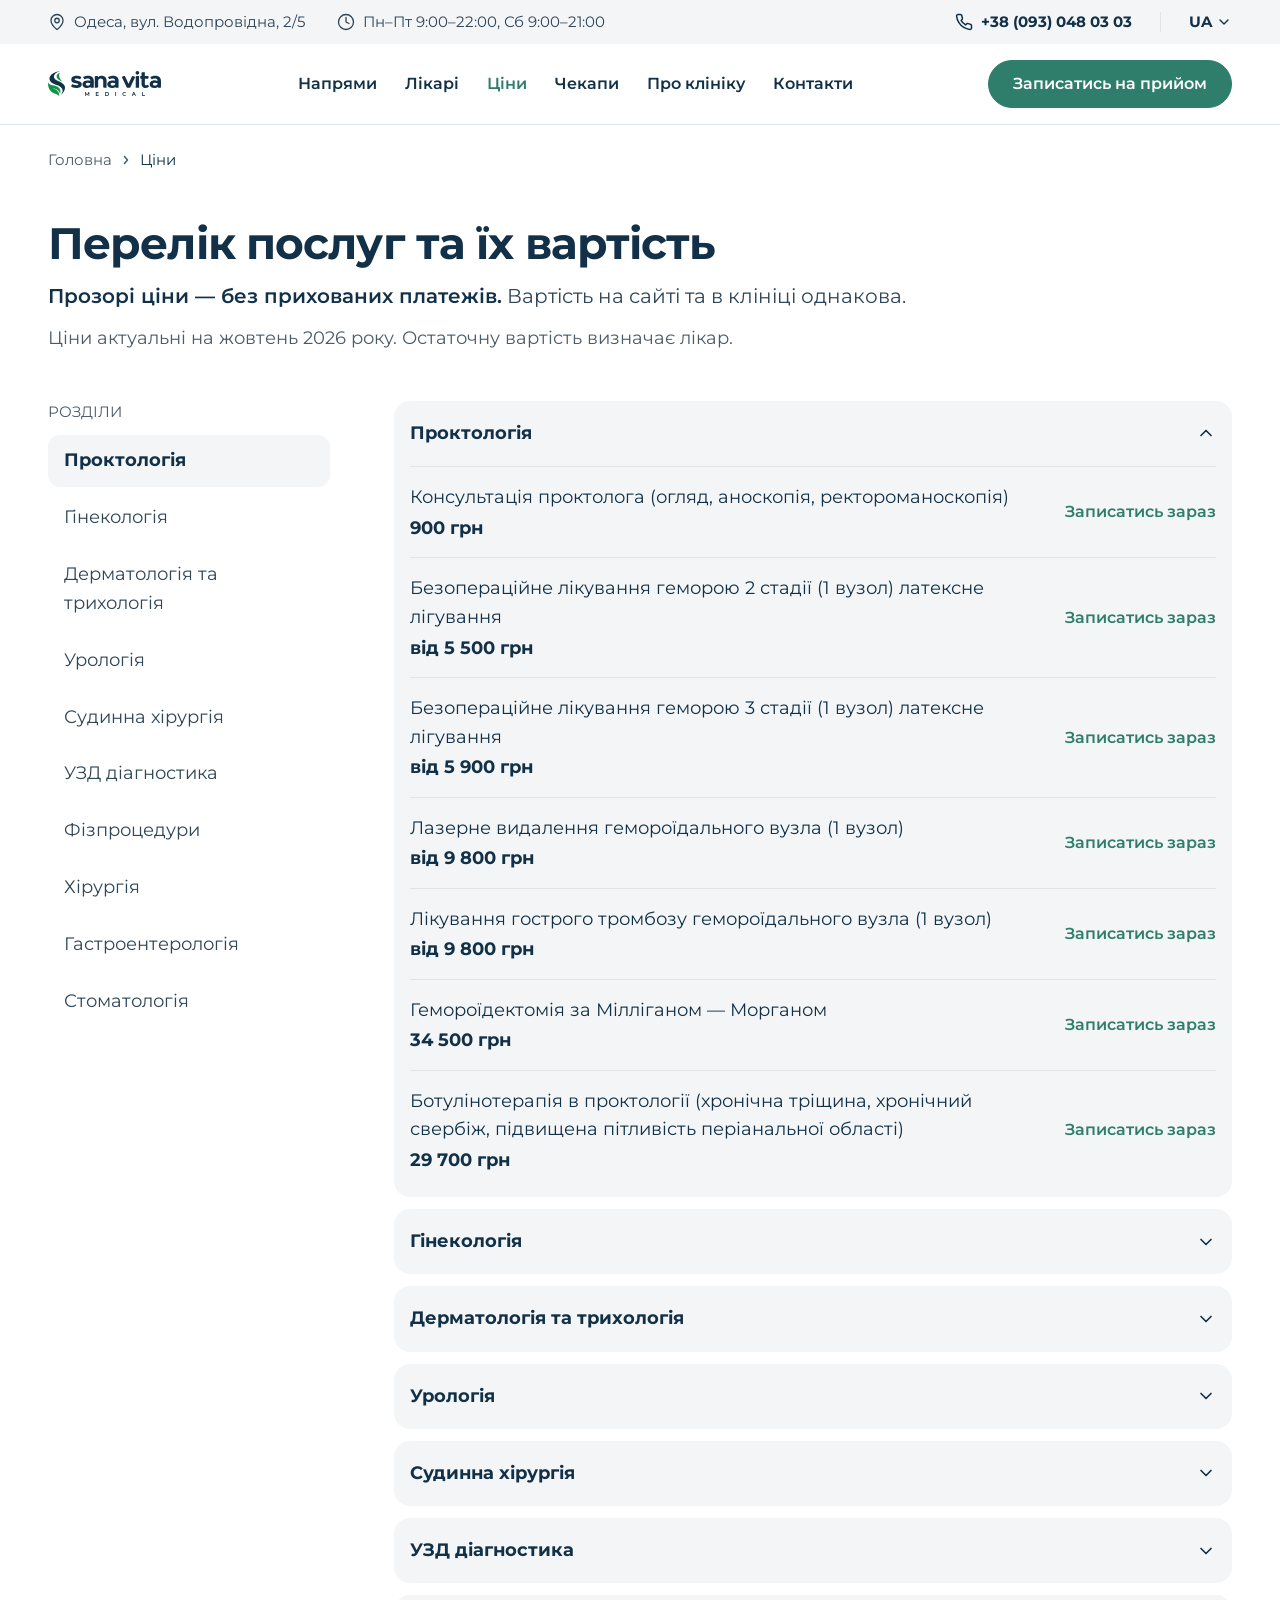
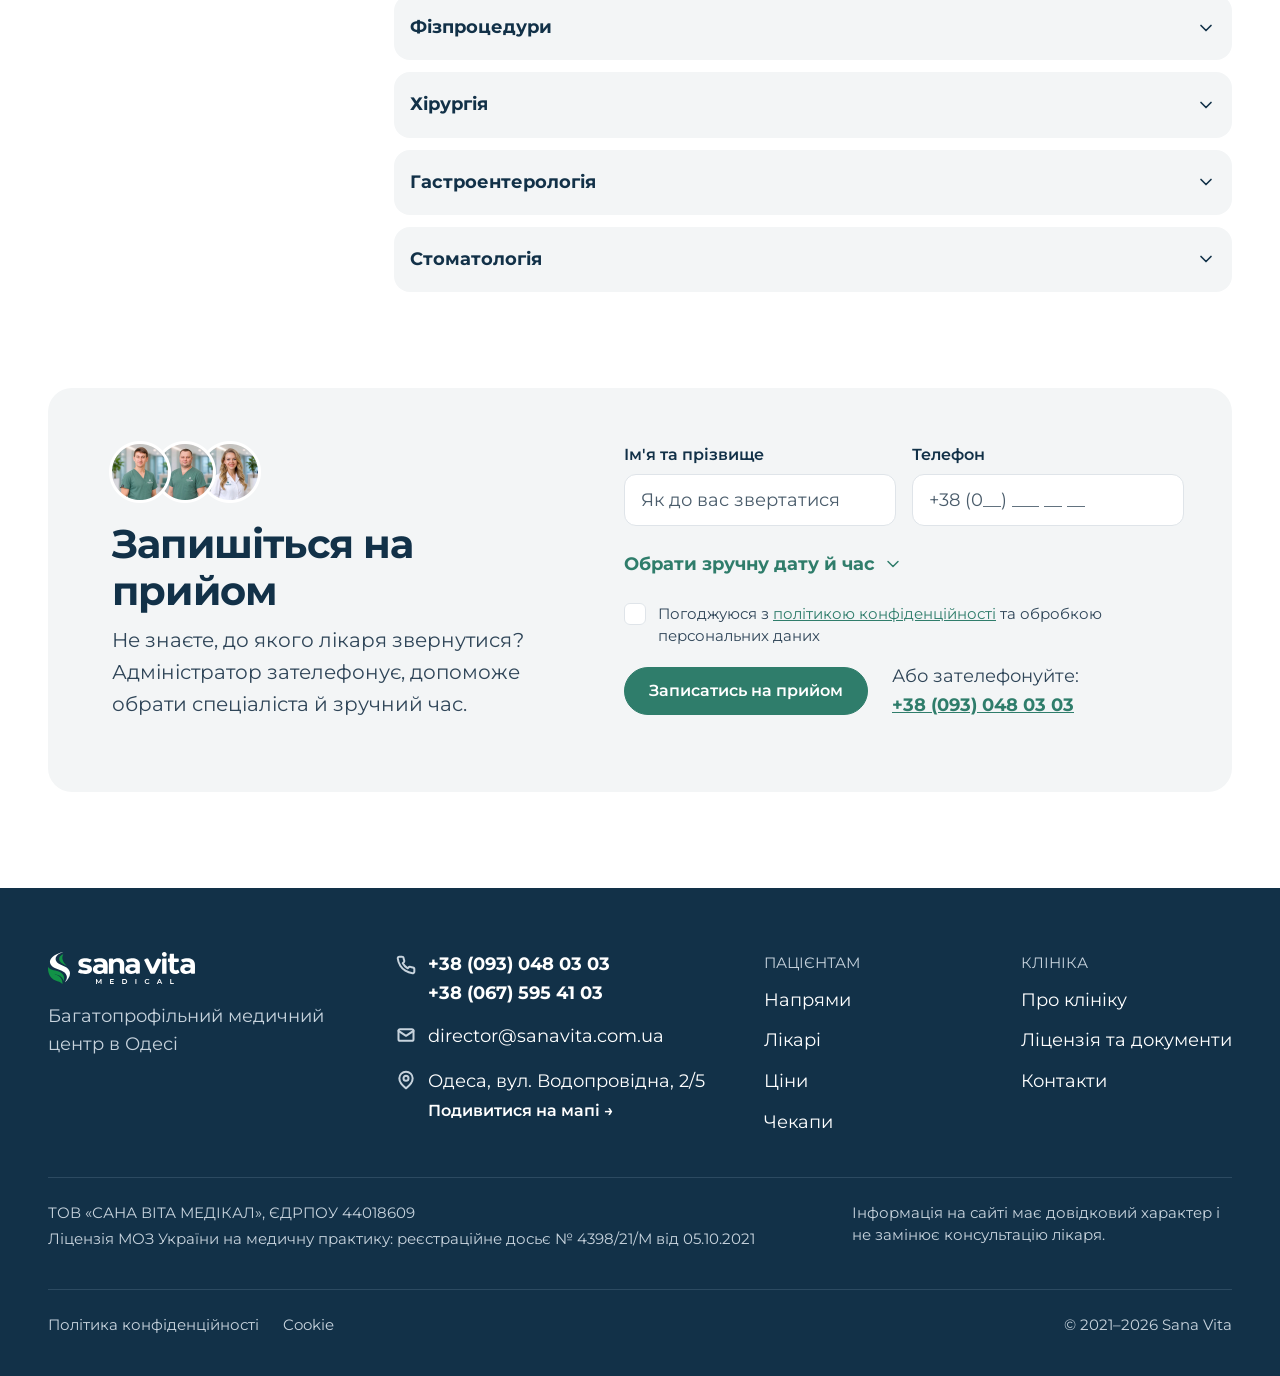
<file: prices.html>
<!doctype html>
<html lang="uk">
<head>
  <meta charset="utf-8">
  <meta name="viewport" content="width=device-width, initial-scale=1">
  <title>Ціни на послуги — Sana Vita, Одеса</title>
  <meta name="description" content="Перелік послуг медичного центру Sana Vita та їх вартість. Прозорі ціни — без прихованих платежів.">
  <link rel="preconnect" href="https://fonts.googleapis.com">
  <link rel="preconnect" href="https://fonts.gstatic.com" crossorigin>
  <link href="https://fonts.googleapis.com/css2?family=Montserrat:wght@400;600;700&display=swap" rel="stylesheet">
  <link rel="stylesheet" href="styles.css">
</head>
<body>

<!-- Р—РіРµРЅРµСЂРѕРІР°РЅРѕ Р· src/ СЃРєСЂРёРїС‚РѕРј build.ps1 вЂ” СЂРµРґР°РіСѓР№С‚Рµ С„Р°Р№Р»Рё РІ src/ -->
<!-- ============ HEADER ============ -->
<header class="header">
  <div class="header__top">
    <div class="container header__top-inner">
      <div class="header__info">
        <span class="inline-icon"><img src="assets/icons/address.svg" alt="" width="18" height="18">Одеса, вул. Водопровідна, 2/5</span>
        <span class="inline-icon"><img src="assets/icons/clock.svg" alt="" width="18" height="18">Пн–Пт 9:00–22:00, Сб 9:00–21:00</span>
      </div>
      <div class="header__contacts">
        <a class="inline-icon header__phone" href="tel:+380930480303"><img src="assets/icons/phone.svg" alt="" width="18" height="18">+38 (093) 048 03 03</a>
        <span class="header__divider" aria-hidden="true"></span>
        <div class="lang">
          <button class="lang__btn" type="button" aria-haspopup="listbox" aria-expanded="false">UA <img src="assets/icons/chevron-down.svg" alt="" width="16" height="16"></button>
          <ul class="lang__list" role="listbox" hidden>
            <li role="option" aria-selected="true">UA</li>
            <li role="option">RU</li>
          </ul>
        </div>
      </div>
    </div>
  </div>
  <div class="header__main">
    <div class="container header__main-inner">
      <a href="index.html" class="logo" aria-label="Sana Vita — на головну">
        <img class="logo__p1" src="assets/icons/logo-1.svg" alt="">
        <img class="logo__p2" src="assets/icons/logo-2.svg" alt="">
        <img class="logo__p3" src="assets/icons/logo-3.svg" alt="">
      </a>
      <nav class="nav" aria-label="Головне меню">
        <a href="index.html#directions" data-nav="directions">Напрями</a>
        <a href="doctor.html" data-nav="doctor">Лікарі</a>
        <a href="prices.html" data-nav="prices" aria-current="page">Ціни</a>
        <a href="prices.html" data-nav="checkups">Чекапи</a>
        <a href="index.html#about" data-nav="about">Про клініку</a>
        <a href="contacts.html" data-nav="contacts">Контакти</a>
      </nav>
      <a href="booking.html" class="btn btn--primary header__cta">Записатись на прийом</a>
      <div class="header__mobile-actions">
        <a class="icon-btn" href="tel:+380930480303" aria-label="Зателефонувати"><img src="assets/icons/phone.svg" alt="" width="21" height="21"></a>
        <button class="icon-btn burger" type="button" aria-label="Відкрити меню" aria-expanded="false" aria-controls="mobile-menu">
          <img class="burger__open" src="assets/icons/menu.svg" alt="" width="22" height="22">
          <img class="burger__close" src="assets/icons/close.svg" alt="" width="22" height="22">
        </button>
      </div>
    </div>
  </div>

  <div class="mobile-menu" id="mobile-menu" hidden>
    <div class="mobile-menu__lang">
      <span>Мова сайту</span>
      <div class="seg" role="group" aria-label="Мова сайту">
        <button type="button" class="seg__item is-active" aria-pressed="true">UA</button>
        <button type="button" class="seg__item" aria-pressed="false">RU</button>
      </div>
    </div>
    <nav class="mobile-menu__nav" aria-label="Мобільне меню">
      <a href="index.html#directions">Напрями</a>
      <a href="doctor.html">Лікарі</a>
      <a href="prices.html">Ціни</a>
      <a href="prices.html">Чекапи</a>
      <a href="booking.html">Укласти декларацію</a>
      <a href="index.html#about">Про клініку</a>
      <a href="contacts.html">Контакти</a>
    </nav>
    <div class="mobile-menu__phones">
      <a href="tel:+380930480303"><span>+38 (093) 048 03 03</span><span class="mobile-menu__call"><img src="assets/icons/phone-white.svg" alt="" width="18" height="18"></span></a>
      <a href="tel:+380675954103"><span>+38 (067) 595 41 03</span><span class="mobile-menu__call"><img src="assets/icons/phone-white.svg" alt="" width="18" height="18"></span></a>
    </div>
    <div class="mobile-menu__actions">
      <a href="booking.html" class="btn btn--primary btn--block">Записатись на прийом</a>
      <a href="#booking" class="btn btn--secondary btn--block" data-callback>Передзвоніть мені</a>
    </div>
  </div>
</header>

<main>

<section class="prices container">
  <nav class="crumbs" aria-label="Хлібні крихти">
    <a href="index.html">Головна</a>
    <img src="assets/icons/chevron-crumb.svg" alt="" width="12" height="12">
    <span aria-current="page">Ціни</span>
  </nav>
  <div class="page-head">
    <h1 class="page-title">Перелік послуг та їх вартість</h1>
    <p class="lead"><strong>Прозорі ціни — без прихованих платежів.</strong> Вартість на сайті та в клініці однакова.</p>
    <p class="body2 muted">Ціни актуальні на жовтень 2026 року. Остаточну вартість визначає лікар.</p>
  </div>

  <div class="prices__body">
    <nav class="toc" aria-label="Розділи прайсу">
      <p class="toc__title">РОЗДІЛИ</p>
      <a href="#p-proctology" class="is-active">Проктологія</a>
      <a href="#p-gynecology">Гінекологія</a>
      <a href="#p-derma">Дерматологія та трихологія</a>
      <a href="#p-urology">Урологія</a>
      <a href="#p-vascular">Судинна хірургія</a>
      <a href="#p-usd">УЗД діагностика</a>
      <a href="#p-physio">Фізпроцедури</a>
      <a href="#p-surgery">Хірургія</a>
      <a href="#p-gastro">Гастроентерологія</a>
      <a href="#p-dental">Стоматологія</a>
    </nav>

    <div class="accordion" data-accordion>
      <details class="acc" id="p-proctology" open>
        <summary class="acc__head">Проктологія</summary>
        <div class="acc__body">
          <div class="price-row"><div><p>Консультація проктолога (огляд, аноскопія, ректороманоскопія)</p><p class="price-row__price">900 грн</p></div><a href="booking.html" class="price-row__btn" aria-label="Записатись: консультація проктолога">Записатись зараз</a></div>
          <div class="price-row"><div><p>Безопераційне лікування геморою 2 стадії (1 вузол) латексне лігування</p><p class="price-row__price">від 5 500 грн</p></div><a href="booking.html" class="price-row__btn" aria-label="Записатись: лікування геморою 2 стадії">Записатись зараз</a></div>
          <div class="price-row"><div><p>Безопераційне лікування геморою 3 стадії (1 вузол) латексне лігування</p><p class="price-row__price">від 5 900 грн</p></div><a href="booking.html" class="price-row__btn" aria-label="Записатись: лікування геморою 3 стадії">Записатись зараз</a></div>
          <div class="price-row"><div><p>Лазерне видалення гемороїдального вузла (1 вузол)</p><p class="price-row__price">від 9 800 грн</p></div><a href="booking.html" class="price-row__btn" aria-label="Записатись: лазерне видалення вузла">Записатись зараз</a></div>
          <div class="price-row"><div><p>Лікування гострого тромбозу гемороїдального вузла (1 вузол)</p><p class="price-row__price">від 9 800 грн</p></div><a href="booking.html" class="price-row__btn" aria-label="Записатись: лікування тромбозу вузла">Записатись зараз</a></div>
          <div class="price-row"><div><p>Гемороїдектомія за Мілліганом — Морганом</p><p class="price-row__price">34 500 грн</p></div><a href="booking.html" class="price-row__btn" aria-label="Записатись: гемороїдектомія">Записатись зараз</a></div>
          <div class="price-row"><div><p>Ботулінотерапія в проктології (хронічна тріщина, хронічний свербіж, підвищена пітливість періанальної області)</p><p class="price-row__price">29 700 грн</p></div><a href="booking.html" class="price-row__btn" aria-label="Записатись: ботулінотерапія">Записатись зараз</a></div>
        </div>
      </details>
      <details class="acc" id="p-gynecology"><summary class="acc__head">Гінекологія</summary><div class="acc__body"><p class="acc__note">Вартість послуг розділу уточнюйте в адміністратора: <a href="tel:+380930480303">+38 (093) 048 03 03</a></p></div></details>
      <details class="acc" id="p-derma"><summary class="acc__head">Дерматологія та трихологія</summary><div class="acc__body"><p class="acc__note">Вартість послуг розділу уточнюйте в адміністратора: <a href="tel:+380930480303">+38 (093) 048 03 03</a></p></div></details>
      <details class="acc" id="p-urology"><summary class="acc__head">Урологія</summary><div class="acc__body"><p class="acc__note">Вартість послуг розділу уточнюйте в адміністратора: <a href="tel:+380930480303">+38 (093) 048 03 03</a></p></div></details>
      <details class="acc" id="p-vascular"><summary class="acc__head">Судинна хірургія</summary><div class="acc__body"><p class="acc__note">Вартість послуг розділу уточнюйте в адміністратора: <a href="tel:+380930480303">+38 (093) 048 03 03</a></p></div></details>
      <details class="acc" id="p-usd"><summary class="acc__head">УЗД діагностика</summary><div class="acc__body"><p class="acc__note">Вартість послуг розділу уточнюйте в адміністратора: <a href="tel:+380930480303">+38 (093) 048 03 03</a></p></div></details>
      <details class="acc" id="p-physio"><summary class="acc__head">Фізпроцедури</summary><div class="acc__body"><p class="acc__note">Вартість послуг розділу уточнюйте в адміністратора: <a href="tel:+380930480303">+38 (093) 048 03 03</a></p></div></details>
      <details class="acc" id="p-surgery"><summary class="acc__head">Хірургія</summary><div class="acc__body"><p class="acc__note">Вартість послуг розділу уточнюйте в адміністратора: <a href="tel:+380930480303">+38 (093) 048 03 03</a></p></div></details>
      <details class="acc" id="p-gastro"><summary class="acc__head">Гастроентерологія</summary><div class="acc__body"><p class="acc__note">Вартість послуг розділу уточнюйте в адміністратора: <a href="tel:+380930480303">+38 (093) 048 03 03</a></p></div></details>
      <details class="acc" id="p-dental"><summary class="acc__head">Стоматологія</summary><div class="acc__body"><p class="acc__note">Вартість послуг розділу уточнюйте в адміністратора: <a href="tel:+380930480303">+38 (093) 048 03 03</a></p></div></details>
    </div>
  </div>
</section>

<!-- ============ BOOKING ============ -->
<section class="booking-wrap" id="booking">
  <div class="container">
    <div class="booking">
      <div class="booking__text">
        <div class="avatars">
          <img src="assets/img/avatar-1.png" alt="" width="62" height="62">
          <img src="assets/img/avatar-2.png" alt="" width="62" height="62">
          <img src="assets/img/avatar-3.png" alt="" width="62" height="62">
        </div>
        <h2 class="h2">Запишіться на прийом</h2>
        <p class="lead">Не знаєте, до якого лікаря звернутися? Адміністратор зателефонує, допоможе обрати спеціаліста й зручний час.</p>
      </div>
      <form class="form" data-booking-form novalidate>
        <div class="form__row">
          <label class="field">
            <span class="field__label">Ім'я та прізвище</span>
            <input type="text" name="name" placeholder="Як до вас звертатися" required autocomplete="name">
          </label>
          <label class="field">
            <span class="field__label">Телефон</span>
            <input type="tel" name="phone" placeholder="+38 (0__) ___ __ __" required autocomplete="tel">
          </label>
        </div>
        <button type="button" class="form__toggle" aria-expanded="false" aria-controls="datetime">Обрати зручну дату й час <img src="assets/icons/chevron-accent.svg" alt="" width="20" height="20"></button>
        <div class="form__row" id="datetime" hidden>
          <label class="field">
            <span class="field__label">Дата</span>
            <input type="date" name="date">
          </label>
          <label class="field">
            <span class="field__label">Час</span>
            <input type="time" name="time" min="09:00" max="22:00">
          </label>
        </div>
        <label class="consent">
          <input type="checkbox" name="consent" required>
          <span class="consent__box" aria-hidden="true"></span>
          <span>Погоджуюся з <a href="#">політикою конфіденційності</a> та обробкою персональних даних</span>
        </label>
        <div class="form__submit">
          <button type="submit" class="btn btn--primary">Записатись на прийом</button>
          <p class="body2">Або зателефонуйте: <a href="tel:+380930480303" class="form__phone">+38 (093) 048 03 03</a></p>
        </div>
        <p class="form__msg" role="status" aria-live="polite"></p>
      </form>
    </div>
  </div>
</section>
</main>

<!-- ============ FOOTER ============ -->
<footer class="footer" id="footer">
  <div class="container">
    <div class="footer__top">
      <div class="footer__brand">
        <a href="index.html" class="logo logo--lg" aria-label="Sana Vita">
          <img class="logo__p1" src="assets/icons/logo-w-1.svg" alt="">
          <img class="logo__p2" src="assets/icons/logo-w-2.svg" alt="">
          <img class="logo__p3" src="assets/icons/logo-w-3.svg" alt="">
        </a>
        <p class="footer__muted-lg">Багатопрофільний медичний центр в Одесі</p>
      </div>
      <div class="footer__contacts">
        <div class="footer__item">
          <img src="assets/icons/phone-w.svg" alt="" width="20" height="20">
          <div class="footer__phones">
            <a href="tel:+380930480303">+38 (093) 048 03 03</a>
            <a href="tel:+380675954103">+38 (067) 595 41 03</a>
          </div>
        </div>
        <div class="footer__item">
          <img src="assets/icons/mail-w.svg" alt="" width="20" height="20">
          <a href="mailto:director@sanavita.com.ua">director@sanavita.com.ua</a>
        </div>
        <div class="footer__item">
          <img src="assets/icons/pin-w.svg" alt="" width="20" height="20">
          <div>
            <p>Одеса, вул. Водопровідна, 2/5</p>
            <a href="contacts.html#map" class="footer__map">Подивитися на мапі →</a>
          </div>
        </div>
      </div>
      <div class="footer__nav">
        <nav class="footer__col" aria-label="Пацієнтам">
          <p class="footer__heading">ПАЦІЄНТАМ</p>
          <a href="index.html#directions">Напрями</a>
          <a href="doctor.html">Лікарі</a>
          <a href="prices.html">Ціни</a>
          <a href="prices.html">Чекапи</a>
        </nav>
        <nav class="footer__col" aria-label="Клініка">
          <p class="footer__heading">КЛІНІКА</p>
          <a href="index.html#about">Про клініку</a>
          <a href="#">Ліцензія та документи</a>
          <a href="contacts.html">Контакти</a>
        </nav>
      </div>
    </div>
    <div class="footer__legal">
      <div>
        <p>ТОВ «САНА ВІТА МЕДІКАЛ», ЄДРПОУ 44018609</p>
        <p>Ліцензія МОЗ України на медичну практику: реєстраційне досьє № 4398/21/М від 05.10.2021</p>
      </div>
      <p class="footer__disclaimer">Інформація на сайті має довідковий характер і не замінює консультацію лікаря.</p>
    </div>
    <div class="footer__bottom">
      <div class="footer__policies"><a href="#">Політика конфіденційності</a><a href="#">Cookie</a></div>
      <p>© 2021–2026 Sana Vita</p>
    </div>
  </div>
</footer>

<script src="script.js"></script>
</body>
</html>
</file>
<file: styles.css>
/* ===== Design tokens (from Figma variables) ===== */
:root {
  --accent: #2f7d6b;
  --accent-hover: #276a5a;
  --accent-tint: #f4fff6;
  --text-primary: #123148;
  --text-secondary: #2f4558;
  --text-tertiary: #4a5c6b;
  --on-accent: #fff;
  --surface-page: #fff;
  --surface-subtle: #f3f5f6;
  --surface-brand: #123148;
  --border: #dfe4e9;
  --border-strong: #123148;
  --border-on-brand: #2c4a61;
  --on-brand-muted: #c7d3dd;
  --radius-lg: 20px;
  --radius-pill: 999px;
  --gutter: 120px;
  --container: 1200px;
}

*, *::before, *::after { box-sizing: border-box; }
html { scroll-behavior: smooth; }
[id] { scroll-margin-top: 140px; }
@media (max-width: 640px) { [id] { scroll-margin-top: 80px; } }
body {
  margin: 0;
  font-family: "Montserrat", system-ui, sans-serif;
  color: var(--text-primary);
  background: var(--surface-page);
  -webkit-font-smoothing: antialiased;
}
h1, h2, h3, p, figure, blockquote, ol { margin: 0; }
ol { padding: 0; list-style: none; }
img { display: block; max-width: 100%; }
a { color: inherit; text-decoration: none; }
button { font: inherit; color: inherit; cursor: pointer; }
:focus-visible { outline: 2px solid var(--accent); outline-offset: 3px; }

.container {
  width: min(var(--container), 100% - 2 * var(--gutter));
  margin-inline: auto;
}

/* ===== Typography ===== */
.h2 { font-size: 40px; font-weight: 700; line-height: 1.18; letter-spacing: -0.8px; }
.h3 { font-size: 22px; font-weight: 700; line-height: 1.3; }
.lead { font-size: 20px; line-height: 1.6; color: var(--text-secondary); }
.body2 { font-size: 18px; line-height: 1.6; color: var(--text-secondary); }
.caption { font-size: 15px; line-height: 1.45; }
.muted { color: var(--text-tertiary); }

/* ===== Buttons ===== */
.btn {
  display: inline-flex; align-items: center; justify-content: center; gap: 8px;
  height: 48px; padding: 0 24px;
  border: 1px solid var(--accent); border-radius: var(--radius-pill);
  font-size: 16px; font-weight: 600; line-height: 1.2; white-space: nowrap;
  transition: background-color .2s, color .2s, border-color .2s;
}
.btn--primary { background: var(--accent); color: var(--on-accent); }
.btn--primary:hover { background: var(--accent-hover); border-color: var(--accent-hover); }
.btn--secondary { background: var(--accent-tint); color: var(--text-primary); }
.btn--secondary:hover { background: #e3f5e8; }
.btn--outline { background: var(--surface-page); border-color: var(--border-strong); color: var(--text-primary); }
.btn--outline:hover { background: var(--text-primary); color: #fff; }
.btn--block { width: 100%; padding: 0 12px; }
.btn--sm { padding: 0 16px; }

.link-arrow {
  display: inline-flex; align-items: center; gap: 6px; padding: 10px 0;
  font-size: 18px; font-weight: 700; line-height: 1.4; color: var(--accent); white-space: nowrap;
}
.link-arrow img { transition: transform .2s; }
.link-arrow:hover img { transform: translateX(3px); }

.icon-circle {
  display: inline-flex; align-items: center; justify-content: center; flex-shrink: 0;
  background: var(--accent); border-radius: var(--radius-pill);
}
.icon-circle--44 { width: 44px; height: 44px; }
.icon-circle--52 { width: 52px; height: 52px; }
.icon-circle--56 { width: 56px; height: 56px; }
.icon-circle--flip { transform: scaleX(-1); }

/* ===== Logo (3 vector parts, positions from Figma) ===== */
.logo { position: relative; display: block; width: 114px; height: 26px; flex-shrink: 0; }
.logo--lg { width: 148.2px; height: 33.8px; }
.logo img { position: absolute; max-width: none; }
.logo__p1 { left: 0; top: 0; width: 15.07%; height: 95.25%; }
.logo__p2 { left: 20.23%; top: 0.27%; width: 79.21%; height: 66.18%; }
.logo__p3 { left: 32.16%; top: 80.26%; width: 53.05%; height: 15.89%; }

/* ===== Header ===== */
.header { position: sticky; top: 0; z-index: 50; background: var(--surface-page); }
.header__top { background: var(--surface-subtle); }
.header__top-inner { height: 44px; display: flex; align-items: center; justify-content: space-between; }
.header__info { display: flex; gap: 32px; }
.inline-icon { display: inline-flex; align-items: center; gap: 8px; font-size: 15px; line-height: 1.45; color: var(--text-secondary); white-space: nowrap; }
.header__contacts { display: flex; align-items: center; gap: 28px; }
.header__phone { font-weight: 700; color: var(--text-primary); }
.header__divider { width: 1px; height: 20px; background: var(--border); }
.lang { position: relative; }
.lang__btn { display: flex; align-items: center; gap: 4px; background: none; border: 0; padding: 0; font-size: 15px; font-weight: 700; line-height: 1.45; }
.lang__list {
  position: absolute; right: 0; top: calc(100% + 8px); margin: 0; padding: 6px; list-style: none;
  background: #fff; border: 1px solid var(--border); border-radius: 12px; box-shadow: 0 8px 24px rgba(18,49,72,.08);
  font-size: 15px; font-weight: 600; z-index: 5;
}
.lang__list li { padding: 6px 14px; border-radius: 8px; cursor: pointer; }
.lang__list li:hover, .lang__list li[aria-selected="true"] { background: var(--surface-subtle); }

.header__main { border-bottom: 1px solid var(--border); }
.header__main-inner { height: 80px; display: flex; align-items: center; justify-content: space-between; gap: 24px; }
.nav { display: flex; gap: 40px; font-size: 16px; font-weight: 600; line-height: 1.3; }
.nav a { transition: color .2s; }
.nav a:hover { color: var(--accent); }
.nav a[aria-current="page"] { color: var(--accent); }
.header__mobile-actions { display: none; align-items: center; gap: 4px; }
.icon-btn { width: 40px; height: 40px; display: inline-flex; align-items: center; justify-content: center; background: none; border: 0; padding: 0; }
.burger__close { display: none; }
.burger[aria-expanded="true"] .burger__open { display: none; }
.burger[aria-expanded="true"] .burger__close { display: block; }

/* Mobile menu (Figma: «Меню — відкрите — Мобільний») */
.mobile-menu {
  position: fixed; left: 0; right: 0; top: 56px; bottom: 0; z-index: 60; overflow-y: auto;
  display: flex; flex-direction: column; gap: 16px; padding: 0 20px 32px; background: #fff;
}
.mobile-menu[hidden] { display: none; }
.mobile-menu__lang { display: flex; align-items: center; gap: 12px; padding-top: 6px; font-size: 15px; line-height: 1.5; color: var(--text-secondary); }
.mobile-menu__lang > span { flex: 1; }
.seg { display: flex; gap: 2px; padding: 3px; background: var(--surface-subtle); border-radius: 999px; }
.seg__item { padding: 8px 18px; background: none; border: 0; border-radius: 999px; font-size: 14px; line-height: 1.3; color: var(--text-tertiary); }
.seg__item.is-active { background: #fff; color: var(--text-primary); font-weight: 600; box-shadow: 0 1px 3px rgba(18,48,71,.1); }
.mobile-menu__nav { display: flex; flex-direction: column; }
.mobile-menu__nav a {
  display: flex; align-items: center; justify-content: space-between; gap: 12px; padding: 12.5px 0;
  border-top: 1px solid var(--border); font-size: 17px; font-weight: 700; line-height: 1.3;
}
.mobile-menu__nav a:first-child { border-top: 0; }
.mobile-menu__nav a::after { content: ""; width: 18px; height: 18px; flex-shrink: 0; background: url("assets/icons/chevron-right.svg") center / contain no-repeat; }
.mobile-menu__phones { display: flex; flex-direction: column; padding: 0 16px; background: var(--surface-subtle); border-radius: 16px; }
.mobile-menu__phones a { display: flex; align-items: center; justify-content: space-between; gap: 12px; padding: 10px 0; font-size: 17px; font-weight: 700; line-height: 1.3; }
.mobile-menu__phones a + a { border-top: 1px solid var(--border); }
.mobile-menu__call { width: 40px; height: 40px; display: flex; align-items: center; justify-content: center; background: var(--accent); border-radius: 999px; }
.mobile-menu__actions { display: flex; flex-direction: column; gap: 12px; }
body.menu-open { overflow: hidden; }

/* ===== Hero ===== */
.hero { display: flex; align-items: center; gap: 64px; padding: 56px 0 48px; }
.hero__text { flex: 1 1 0; min-width: 0; display: flex; flex-direction: column; gap: 24px; }
.hero__title { font-size: 56px; font-weight: 700; line-height: 1.08; letter-spacing: -1.68px; }
.hero__lead { max-width: 480px; font-size: 20px; line-height: 1.6; color: var(--text-secondary); }
.hero__lead strong { font-size: 18px; font-weight: 600; color: var(--text-primary); }
.hero__actions { display: flex; gap: 12px; padding-top: 16px; }
.hero__actions .btn { width: 246px; }
.usp { display: flex; align-items: center; gap: 12px; padding: 12px 16px 12px 12px; background: var(--surface-subtle); border-radius: 16px; }
.usp__icon { display: flex; align-items: center; justify-content: center; width: 44px; height: 44px; flex-shrink: 0; background: var(--accent); border-radius: 999px; }
.usp__title { font-size: 18px; font-weight: 700; line-height: 1.4; }
.usp__text { margin-top: 2px; font-size: 15px; line-height: 1.45; color: var(--text-secondary); }

.hero-slider { width: 600px; flex-shrink: 0; display: flex; flex-direction: column; gap: 16px; }
.hero-slider__viewport { position: relative; height: 460px; overflow: hidden; border-radius: 24px; background: #e6e9eb; }
.hero-slider__track { display: flex; gap: 24px; height: 100%; transition: transform .6s cubic-bezier(.4,0,.2,1); }
.hero-slide { position: relative; flex: 0 0 100%; height: 100%; overflow: hidden; border-radius: 24px; background: #e6e9eb; }
.hero-slide__img { position: absolute; top: 0; left: var(--x, 0); width: 818px; height: 460px; max-width: none; object-fit: cover; }
.hero-slide__img--team { left: -70px; top: -30px; width: 749px; height: 500px; }
.hero-slide__shade {
  position: absolute; inset: 0;
  background: linear-gradient(180deg, rgba(18,49,72,.1) 0%, rgba(18,49,72,.12) 40%, rgba(18,49,72,.55) 58%, rgba(18,49,72,.8) 75%, rgba(18,49,72,.92) 100%);
}
.hero-slide__content { position: absolute; left: 32px; right: 32px; bottom: 32px; display: flex; flex-direction: column; align-items: flex-start; gap: 14px; color: #fff; }
.badge { padding: 6px 14px; background: #fff; color: var(--text-primary); border-radius: 999px; font-size: 15px; font-weight: 700; line-height: 1.45; }
.hero-slide__title { font-size: 30px; font-weight: 700; line-height: 1.25; letter-spacing: -0.3px; }
.hero-slide__sub { margin-top: 6px; font-size: 18px; line-height: 1.6; }
.hero-slide__more { display: inline-flex; align-items: center; gap: 6px; font-size: 16px; font-weight: 600; line-height: 1.35; }
.hero-slider__controls { display: flex; align-items: center; gap: 16px; }
.hero-slider__progress { flex: 1; display: flex; gap: 4px; }
.hero-slider__progress button { position: relative; flex: 1; height: 3px; padding: 0; border: 0; border-radius: 2px; background: var(--border); overflow: hidden; }
.hero-slider__progress button::before { content: ""; position: absolute; inset: -8px 0; } /* bigger hit area */
.hero-slider__progress button::after {
  content: ""; position: absolute; inset: 0; background: var(--text-primary);
  transform: scaleX(0); transform-origin: left;
}
.hero-slider__progress button.is-done::after { transform: scaleX(1); }
.hero-slider__progress button.is-active::after { animation: fill var(--slide-ms, 3000ms) linear forwards; }
.hero-slider.is-paused .hero-slider__progress button.is-active::after { animation: none; transform: scaleX(1); }
@keyframes fill { to { transform: scaleX(1); } }
.hero-slider__pause {
  width: 32px; height: 32px; display: flex; align-items: center; justify-content: center; gap: 4px;
  background: #fff; border: 1px solid var(--border); border-radius: 999px; padding: 0;
}
.hero-slider__pause span { width: 3px; height: 12px; border-radius: 1px; background: var(--text-primary); }
.hero-slider.is-paused .hero-slider__pause { gap: 0; }
.hero-slider.is-paused .hero-slider__pause span:first-child {
  width: 0; height: 0; border-radius: 0; background: none;
  border-left: 10px solid var(--text-primary); border-top: 6px solid transparent; border-bottom: 6px solid transparent; margin-left: 2px;
}
.hero-slider.is-paused .hero-slider__pause span:last-child { display: none; }

/* ===== Section heads ===== */
.section-head { display: flex; align-items: center; justify-content: space-between; gap: 40px; }
.section-head--top { align-items: flex-start; margin-bottom: 40px; }
.section-head__sub { margin-top: 12px; }
.section-head__right { display: flex; align-items: center; gap: 24px; }
.arrows { display: flex; gap: 12px; }
.arrow {
  width: 48px; height: 48px; display: flex; align-items: center; justify-content: center;
  background: #fff; border: 1px solid var(--border); border-radius: 24px; padding: 0; transition: opacity .2s, border-color .2s;
}
.arrow:hover:not(:disabled) { border-color: var(--text-primary); }
.arrow:disabled { opacity: .4; cursor: default; }

/* ===== Services slider ===== */
.services { padding-bottom: 96px; }
.services__track {
  display: flex; gap: 24px; margin-top: 32px; overflow-x: auto; scroll-snap-type: x mandatory; scrollbar-width: none;
  padding-inline: max(var(--gutter), (100% - var(--container)) / 2);
  scroll-padding-inline: max(var(--gutter), (100% - var(--container)) / 2);
}
.services__track::-webkit-scrollbar { display: none; }
.service-card { flex: 0 0 282px; display: flex; flex-direction: column; gap: 12px; scroll-snap-align: start; }
.service-card img { width: 100%; height: 198px; object-fit: cover; border-radius: 20px; transition: transform .3s; }
.service-card:hover img { transform: scale(1.02); }
.service-card .h3 { margin-bottom: -8px; }
.service-card p { font-size: 18px; line-height: 1.6; color: var(--text-secondary); }

/* ===== Generic section ===== */
.section { padding: 80px 0; }
.section--subtle { background: var(--surface-subtle); }
.section__title { margin-bottom: 40px; }

/* ===== Tiles ===== */
.tiles { display: grid; grid-template-columns: repeat(4, 1fr); gap: 24px; }
.tile {
  min-height: 350px; display: flex; flex-direction: column; justify-content: space-between; gap: 32px;
  padding: 28px; background: #fff; border: 1px solid var(--border); border-radius: var(--radius-lg);
}
.tile__top { display: flex; flex-direction: column; gap: 24px; }
.tile__top .h3 { margin-bottom: 8px; }

/* ===== Directions ===== */
.directions { display: grid; grid-template-columns: repeat(5, 1fr); gap: 16px; }
.direction {
  display: flex; flex-direction: column; gap: 16px; padding: 20px;
  background: var(--surface-subtle); border-radius: var(--radius-lg);
  font-size: 18px; font-weight: 700; line-height: 1.4; transition: background-color .2s;
}
.direction:hover { background: #e8ecee; }
.direction--help {
  justify-content: space-between; gap: 12px; background: var(--accent-tint); border: 1px solid var(--accent);
  font-size: 16px; font-weight: 600; line-height: 1.35;
}
.direction--help:hover { background: #e3f5e8; }
.direction__cta { color: var(--accent); }

/* ===== Doctors ===== */
.doctors { display: grid; grid-template-columns: repeat(4, 1fr); gap: 24px; }
.doctor { min-height: 530px; display: flex; flex-direction: column; gap: 20px; padding: 12px 12px 20px; background: #fff; border-radius: 24px; }
.doctor__photo { display: block; height: 300px; border: 1px solid var(--border); border-radius: 16px; overflow: hidden; }
.doctor__photo img { width: 100%; height: 100%; object-fit: cover; }
.doctor__info { flex: 1; display: flex; flex-direction: column; gap: 6px; padding: 0 8px; }
.doctor__name { font-size: 18px; font-weight: 700; line-height: 1.4; }
.doctor__name:hover { color: var(--accent); }
.doctor__role { font-size: 15px; line-height: 1.45; color: var(--text-secondary); }
.doctor__exp { font-size: 15px; font-weight: 700; line-height: 1.45; }
.doctor .btn { width: calc(100% - 16px); margin: 0 8px; }

/* ===== About ===== */
.about__top { display: flex; gap: 64px; }
.about__intro { width: 456px; flex-shrink: 0; display: flex; flex-direction: column; align-items: flex-start; gap: 24px; }
.stats { flex: 1; display: grid; grid-template-columns: 1fr 1fr; gap: 24px; }
.stat { min-height: 144px; padding: 32px 24px; background: var(--surface-subtle); border-radius: var(--radius-lg); display: flex; flex-direction: column; gap: 8px; }
.stat__num { font-size: 44px; font-weight: 700; line-height: 1.05; letter-spacing: -0.88px; }

.journey { margin-top: 64px; padding: 48px; background: var(--surface-subtle); border-radius: 24px; }
.journey__head .h3 { margin-bottom: 8px; }
.steps { margin-top: 40px; display: grid; grid-template-columns: repeat(4, 1fr); gap: 24px; }
.step__marker { display: flex; align-items: center; gap: 16px; margin-bottom: 20px; }
.step__line { flex: 1; height: 2px; border-radius: 1px; background: var(--accent); }
.step__title { font-size: 18px; font-weight: 700; line-height: 1.4; margin-bottom: 6px; }

.reviews { margin-top: 64px; }
.reviews__head { display: flex; align-items: center; justify-content: space-between; gap: 24px; margin-bottom: 32px; }
.rating { display: flex; align-items: center; gap: 12px; margin-top: 12px; }
.rating__num { font-size: 30px; font-weight: 700; line-height: 1.25; letter-spacing: -0.3px; }
.rating .stars { margin-bottom: 4px; }
.stars { display: inline-flex; gap: 2px; }
.stars img { width: 16px; height: 16px; }
.reviews__list { display: grid; grid-template-columns: repeat(3, 1fr); gap: 24px; }
.review { min-height: 201px; display: flex; flex-direction: column; justify-content: space-between; gap: 20px; padding: 24px 20px; background: var(--surface-subtle); border-radius: 20px; }
.review blockquote { font-size: 18px; line-height: 1.6; }
.review__author { display: flex; align-items: center; gap: 12px; }
.review__avatar { width: 40px; height: 40px; flex-shrink: 0; display: flex; align-items: center; justify-content: center; background: #fff; border-radius: 999px; color: var(--accent); font-size: 18px; font-weight: 700; }
.review__name { display: flex; align-items: center; gap: 8px; font-size: 16px; font-weight: 600; line-height: 1.35; margin-bottom: 2px; }

/* ===== Booking ===== */
.booking-wrap { padding-bottom: 96px; }
.booking { display: flex; justify-content: space-between; gap: 56px; padding: 56px 64px; background: var(--surface-subtle); border-radius: 24px; }
.booking__text { width: 456px; flex-shrink: 0; display: flex; flex-direction: column; gap: 20px; }
.booking__text .h2 + .lead { margin-top: -10px; }
.avatars { display: flex; }
.avatars img { width: 62px; height: 62px; margin: -3px -14px -3px -3px; }
.avatars img:nth-child(1) { z-index: 3; } .avatars img:nth-child(2) { z-index: 2; } .avatars img:nth-child(3) { z-index: 1; }
.form { width: 560px; display: flex; flex-direction: column; gap: 16px; }
.form__row { display: flex; gap: 16px; }
.form__row[hidden] { display: none; }
.field { flex: 1; min-width: 0; display: flex; flex-direction: column; gap: 8px; }
.field__label { font-size: 16px; font-weight: 600; line-height: 1.35; }
.field input {
  height: 52px; padding: 0 16px; background: #fff; border: 1px solid var(--border); border-radius: 12px;
  font: inherit; font-size: 18px; color: var(--text-primary); transition: border-color .2s;
}
.field input::placeholder { color: var(--text-tertiary); }
.field input:focus { outline: none; border-color: var(--border-strong); }
.field input.is-invalid { border-color: #c0392b; }
.form__toggle {
  align-self: flex-start; display: inline-flex; align-items: center; gap: 8px; padding: 10px 0;
  background: none; border: 0; font-size: 18px; font-weight: 700; line-height: 1.4; color: var(--accent);
}
.form__toggle img { transition: transform .2s; }
.form__toggle[aria-expanded="true"] img { transform: rotate(180deg); }
.consent { position: relative; display: flex; gap: 12px; font-size: 15px; line-height: 1.45; color: var(--text-secondary); cursor: pointer; }
.consent input { position: absolute; opacity: 0; width: 22px; height: 22px; margin: 0; }
.consent__box { width: 22px; height: 22px; flex-shrink: 0; background: #fff; border: 1.5px solid var(--border); border-radius: 6px; display: flex; align-items: center; justify-content: center; }
.consent input:checked + .consent__box { background: var(--accent); border-color: var(--accent); }
.consent input:checked + .consent__box::after { content: ""; width: 10px; height: 6px; border: 2px solid #fff; border-top: 0; border-right: 0; transform: rotate(-45deg) translate(1px, -1px); }
.consent input:focus-visible + .consent__box { outline: 2px solid var(--accent); outline-offset: 2px; }
.consent.is-invalid .consent__box { border-color: #c0392b; }
.consent a { color: var(--accent); text-decoration: underline; }
.form__submit { display: flex; align-items: center; gap: 24px; }
.form__phone { font-weight: 700; color: var(--accent); text-decoration: underline; white-space: nowrap; }
.form__msg { font-size: 15px; font-weight: 600; min-height: 0; }
.form__msg.is-ok { color: var(--accent); }
.form__msg.is-err { color: #c0392b; }

/* ===== Footer ===== */
.footer { background: var(--surface-brand); color: #fff; padding: 64px 0 40px; }
.footer__top { display: flex; gap: 48px; }
.footer__brand { width: 300px; flex-shrink: 0; display: flex; flex-direction: column; gap: 16px; }
.footer__muted-lg { font-size: 18px; line-height: 1.6; color: var(--on-brand-muted); }
.footer__contacts { width: 320px; flex-shrink: 0; display: flex; flex-direction: column; gap: 16px; font-size: 18px; line-height: 1.6; }
.footer__item { display: flex; align-items: flex-start; gap: 12px; }
.footer__item > img { margin-top: 3px; flex-shrink: 0; }
.footer__phones { display: flex; flex-direction: column; gap: 4px; font-weight: 700; line-height: 1.4; }
.footer__map { display: inline-block; margin-top: 4px; font-size: 16px; font-weight: 600; line-height: 1.35; }
.footer__nav { flex: 1; display: flex; gap: 48px; }
.footer__col { flex: 1; display: flex; flex-direction: column; gap: 12px; font-size: 18px; line-height: 1.6; white-space: nowrap; }
.footer__heading { font-size: 15px; line-height: 1.45; color: var(--on-brand-muted); }
.footer a:hover { color: #9fd9c8; }
.footer__legal, .footer__bottom {
  margin-top: 40px; padding-top: 24px; border-top: 1px solid var(--border-on-brand);
  display: flex; justify-content: space-between; gap: 48px; font-size: 15px; line-height: 1.45; color: var(--on-brand-muted);
}
.footer__legal > div { display: flex; flex-direction: column; gap: 4px; }
.footer__disclaimer { width: 380px; flex-shrink: 0; }
.footer__policies { display: flex; gap: 24px; }

/* =====================================================
   Inner pages
   ===================================================== */
.section--pb96 { padding-bottom: 96px; }
.booking-wrap--pt { padding-top: 80px; }
.icon-circle--40 { width: 40px; height: 40px; }

/* Breadcrumbs */
.crumbs { display: flex; flex-wrap: wrap; align-items: center; gap: 8px; font-size: 15px; line-height: 1.45; color: var(--text-tertiary); }
.crumbs a:hover { color: var(--accent); }
.crumbs [aria-current] { color: var(--text-primary); }

/* Doctor profile */
.profile { display: flex; flex-direction: column; gap: 40px; padding: 24px 0 80px; }
.profile__content { display: flex; gap: 72px; align-items: flex-start; }
.profile__photo {
  position: relative; width: 520px; height: 520px; flex-shrink: 0; overflow: hidden;
  background: var(--surface-subtle); border: 1px solid var(--border); border-radius: 24px;
}
.profile__photo img { position: absolute; left: -14.4%; top: -10.8%; width: 130.6%; max-width: none; height: auto; }
.profile__info { flex: 1; min-width: 0; min-height: 520px; display: flex; flex-direction: column; justify-content: space-between; gap: 24px; }
.profile__name { font-size: 44px; font-weight: 700; line-height: 1.12; letter-spacing: -0.88px; }
.facts { margin: 0; }
.facts__row { display: flex; align-items: center; gap: 24px; padding: 12px 0; border-bottom: 1px solid var(--border); }
.facts dt { width: 180px; flex-shrink: 0; font-size: 15px; line-height: 1.45; color: var(--text-tertiary); }
.facts dd { margin: 0; flex: 1; font-size: 18px; font-weight: 700; line-height: 1.4; }
.facts__rating { display: flex; align-items: center; gap: 8px; }
.facts__rating a { margin-left: 4px; font-size: 15px; font-weight: 400; line-height: 1.45; color: var(--text-secondary); text-decoration: underline; }
.quote { max-width: 606px; padding-left: 24px; border-left: 2px solid var(--accent); font-size: 20px; line-height: 1.6; }
.profile__actions { display: flex; gap: 12px; }
.profile__actions .btn { width: 246px; }

/* Aside + content layout */
.split { display: flex; gap: 64px; align-items: flex-start; }
.split__aside { width: 384px; flex-shrink: 0; }
.split__content { flex: 1; min-width: 0; }
.links { display: flex; flex-direction: column; }
.links__item { display: flex; align-items: center; gap: 12px; justify-content: space-between; padding: 16px 0; border-top: 1px solid var(--border); font-size: 18px; font-weight: 700; line-height: 1.4; }
.links__item:first-child { border-top: 0; }
.links__item:hover { color: var(--accent); }

/* Education */
.edu-cards { display: flex; flex-direction: column; gap: 16px; }
.edu-card { display: flex; flex-direction: column; gap: 16px; padding: 28px; background: var(--surface-subtle); border-radius: 24px; }
.edu-card__head { display: flex; align-items: center; gap: 12px; }
.edu-card__text { font-size: 18px; font-weight: 700; line-height: 1.4; }
.timeline { display: flex; flex-direction: column; }
.timeline li { position: relative; display: flex; flex-direction: column; gap: 2px; padding: 0 0 20px 26px; }
.timeline li:last-child { padding-bottom: 0; }
.timeline li::before { content: ""; position: absolute; left: 0; top: 4px; width: 12px; height: 12px; background: url("assets/icons/dot.svg") center / contain no-repeat; }
.timeline li:not(:last-child)::after { content: ""; position: absolute; left: 5px; top: 20px; bottom: 0; width: 2px; border-radius: 1px; background: var(--border); }
.timeline__year { font-size: 15px; font-weight: 700; line-height: 1.45; color: var(--text-secondary); }
.timeline__title { font-size: 18px; font-weight: 700; line-height: 1.4; }
.timeline__sub { font-size: 15px; line-height: 1.45; color: var(--text-secondary); }
.certs__title { margin: 40px 0 16px; color: var(--text-tertiary); }
.certs { display: grid; grid-template-columns: repeat(3, 1fr); gap: 16px; }
.cert { display: flex; flex-direction: column; gap: 6px; padding: 12px 12px 20px; background: var(--surface-subtle); border-radius: 20px; }
.cert img { width: 100%; height: 152px; object-fit: cover; border: 1px solid var(--border); border-radius: 12px; margin-bottom: 8px; transition: transform .2s; }
.cert:hover img { transform: scale(1.02); }
.cert__title { padding: 0 4px; font-size: 16px; font-weight: 600; line-height: 1.35; }
.cert__meta { padding: 0 4px; font-size: 15px; line-height: 1.45; color: var(--text-tertiary); }

/* Reviews (white variant) */
.review--white { background: #fff; min-height: 223px; }
.review--white .review__avatar { background: var(--surface-subtle); }
.reviews__more { margin-top: 40px; }

/* Booking form extras */
.form-context { display: flex; align-items: center; gap: 14px; padding: 12px; background: #fff; border: 1px solid var(--border); border-radius: 16px; }
.form-context__photo { position: relative; width: 64px; height: 80px; flex-shrink: 0; overflow: hidden; border: 1px solid var(--border); border-radius: 12px; }
.form-context__photo img { position: absolute; left: -39%; top: -11.5%; width: 162.7%; max-width: none; height: auto; }
.form-context__name { font-size: 18px; font-weight: 700; line-height: 1.4; margin-bottom: 6px; }
.form__extra { display: flex; flex-direction: column; gap: 16px; }
.form__extra[hidden] { display: none; }
.field--times { margin: 0; padding: 0; border: 0; min-width: 0; }
.field--times legend { padding: 0; margin-bottom: 8px; }
.times { display: flex; gap: 8px; }
.times label { flex: 1; cursor: pointer; }
.times input { position: absolute; opacity: 0; pointer-events: none; }
.times span { display: flex; align-items: center; justify-content: center; height: 52px; background: #fff; border: 1px solid var(--border); border-radius: 12px; font-size: 18px; line-height: 1.6; transition: border-color .2s, background-color .2s; }
.times input:checked + span { border-color: var(--accent); background: var(--accent-tint); color: var(--accent); font-weight: 600; }
.times input:focus-visible + span { outline: 2px solid var(--accent); outline-offset: 2px; }
.field textarea {
  min-height: 112px; padding: 14px 16px; resize: vertical; background: #fff; border: 1px solid var(--border); border-radius: 12px;
  font: inherit; font-size: 18px; line-height: 1.6; color: var(--text-primary);
}
.field textarea::placeholder { color: var(--text-tertiary); }
.field textarea:focus { outline: none; border-color: var(--border-strong); }

/* Page heading */
.page-head { display: flex; flex-direction: column; gap: 12px; }
.page-title { font-size: 44px; font-weight: 700; line-height: 1.12; letter-spacing: -0.88px; }
.page-head .lead strong { font-weight: 600; color: var(--text-primary); }
.body2.muted { color: var(--text-tertiary); }

/* Prices */
.prices { display: flex; flex-direction: column; gap: 48px; padding: 24px 0 96px; }
.prices__body { display: flex; gap: 64px; align-items: flex-start; }
.toc { position: sticky; top: 140px; width: 282px; flex-shrink: 0; display: flex; flex-direction: column; gap: 4px; }
.toc__title { margin-bottom: 8px; font-size: 15px; line-height: 1.45; color: var(--text-tertiary); }
.toc a { padding: 12px 16px; border-radius: 12px; font-size: 18px; line-height: 1.6; color: var(--text-secondary); transition: background-color .2s; }
.toc a:hover { background: var(--surface-subtle); }
.toc a.is-active { background: var(--surface-subtle); color: var(--text-primary); font-weight: 700; line-height: 1.4; padding-block: 13.8px; }
.accordion { flex: 1; min-width: 0; display: flex; flex-direction: column; gap: 12px; }
.acc { background: var(--surface-subtle); border-radius: 16px; }
.acc__head {
  display: flex; align-items: center; justify-content: space-between; gap: 12px; padding: 20px 16px;
  font-size: 18px; font-weight: 700; line-height: 1.4; cursor: pointer; list-style: none;
}
.acc__head::-webkit-details-marker { display: none; }
.acc__head::after { content: ""; width: 20px; height: 20px; flex-shrink: 0; background: url("assets/icons/acc-down.svg") center / contain no-repeat; }
.acc[open] > .acc__head::after { background-image: url("assets/icons/acc-up.svg"); }
.acc__body { padding: 0 16px 8px; }
.acc__note { padding: 16px 0; border-top: 1px solid var(--border); font-size: 18px; line-height: 1.6; color: var(--text-secondary); }
.acc__note a { color: var(--accent); font-weight: 700; white-space: nowrap; }
.price-row { display: flex; align-items: center; gap: 24px; padding: 16px 0; border-top: 1px solid var(--border); font-size: 18px; line-height: 1.6; }
.price-row > div { flex: 1; display: flex; flex-direction: column; gap: 4px; }
.price-row__price { font-weight: 700; line-height: 1.4; }
.price-row__btn { display: inline-flex; align-items: center; height: 48px; padding-left: 12px; font-size: 16px; font-weight: 600; line-height: 1.2; color: var(--accent); white-space: nowrap; }
.price-row__btn:hover { text-decoration: underline; }

/* Contacts */
.contacts { display: flex; flex-direction: column; gap: 40px; padding: 24px 0 80px; }
.contacts__body { display: flex; gap: 48px; align-items: stretch; }
.contacts__info { width: 456px; flex-shrink: 0; display: flex; flex-direction: column; gap: 16px; }
.contact-list { display: flex; flex-direction: column; padding: 0 24px; background: var(--surface-subtle); border-radius: 20px; }
.contact-list a { display: flex; align-items: center; justify-content: space-between; gap: 12px; padding: 20px 0; font-size: 18px; font-weight: 700; line-height: 1.4; }
.contact-list a + a { border-top: 1px solid var(--border); }
.contact-list a:hover { color: var(--accent); }
.contact-list__icon { width: 40px; height: 40px; flex-shrink: 0; display: flex; align-items: center; justify-content: center; background: var(--accent); border-radius: 999px; }
.address-card { display: flex; flex-direction: column; align-items: flex-start; gap: 16px; padding: 24px; background: var(--surface-subtle); border-radius: 20px; }
.address-card .caption { margin-bottom: 4px; }
.address-card__text { font-size: 22px; font-weight: 700; line-height: 1.3; }
.contacts__actions { display: flex; flex-direction: column; gap: 12px; padding-top: 8px; }
.contacts__media { flex: 1; min-width: 0; display: flex; flex-direction: column; gap: 16px; }
.contacts__facade { width: 100%; height: 242px; object-fit: cover; border-radius: 20px; }
.contacts__map { position: relative; flex: 1; min-height: 240px; overflow: hidden; background: #e6e9eb; border: 1px solid var(--border); border-radius: 20px; }
.contacts__map img { position: absolute; left: -41px; top: -144px; width: 838px; max-width: none; height: 599px; object-fit: cover; }

/* Service page (Лікування геморою) */
.svc-hero { display: flex; flex-direction: column; gap: 40px; padding: 24px 0 80px; }
.svc-hero__content { display: flex; align-items: center; gap: 64px; }
.svc-hero__text { flex: 1; min-width: 0; display: flex; flex-direction: column; gap: 24px; }
.svc-hero__text .profile__actions { padding-top: 8px; }
.svc-hero__photo { position: relative; width: 560px; height: 400px; flex-shrink: 0; overflow: hidden; background: #e6e9eb; border-radius: 24px; }
.svc-hero__photo img { position: absolute; left: -25px; top: 0; width: 600px; max-width: none; height: 400px; object-fit: cover; }
.split__aside--text { display: flex; flex-direction: column; gap: 24px; }
.symptoms { display: grid; grid-template-columns: 1fr 1fr; gap: 16px; }
.symptom { display: flex; flex-direction: column; gap: 14px; padding: 24px; background: #fff; border-radius: 16px; }
.symptom__title { font-size: 18px; font-weight: 700; line-height: 1.4; margin-bottom: -10px; }
.warning { display: flex; align-items: center; gap: 12px; margin-top: 24px; padding: 16px; background: #fff; border-radius: 16px; }
.warning__icon { width: 32px; height: 32px; flex-shrink: 0; display: flex; align-items: center; justify-content: center; background: var(--text-primary); border-radius: 999px; }
.stages-head { display: flex; align-items: center; justify-content: space-between; gap: 24px; margin-bottom: 40px; }
.stages-head .h2 { width: 508px; }
.stages-head__tip { display: flex; align-items: center; gap: 24px; }
.stages-head__tip p { width: 360px; font-size: 16px; font-weight: 600; line-height: 1.35; }
.stages { display: grid; grid-template-columns: repeat(4, 1fr); gap: 16px; }
.stage { display: flex; flex-direction: column; gap: 16px; padding: 24px; background: var(--surface-subtle); border-radius: 20px; }
.stage__top { display: flex; align-items: center; justify-content: space-between; gap: 8px; }
.stage__num { font-size: 15px; font-weight: 700; line-height: 1.45; color: var(--accent); white-space: nowrap; }
.chip { display: inline-flex; padding: 8px 16px; background: #fff; border: 1px solid var(--border); border-radius: 999px; font-size: 15px; line-height: 1.45; white-space: nowrap; }
.chip--white { padding: 5px 12px; border: 0; }
.stage__bar { display: flex; gap: 4px; }
.stage__bar i { flex: 1; height: 4px; border-radius: 2px; background: var(--border); }
.stage[style*="--fill:1"] .stage__bar i:nth-child(-n+1),
.stage[style*="--fill:2"] .stage__bar i:nth-child(-n+2),
.stage[style*="--fill:3"] .stage__bar i:nth-child(-n+3),
.stage[style*="--fill:4"] .stage__bar i:nth-child(-n+4) { background: var(--accent); }
.stage__desc { font-size: 16px; font-weight: 600; line-height: 1.35; padding-bottom: 16px; border-bottom: 1px solid var(--border); }
.stage__treat { display: flex; flex-direction: column; gap: 4px; font-size: 15px; line-height: 1.45; color: var(--text-secondary); }
.stage__treat span { color: var(--text-tertiary); }
.methods { display: flex; align-items: center; justify-content: space-between; gap: 24px; margin-top: 40px; padding: 28px 32px; background: var(--surface-subtle); border-radius: 20px; }
.methods__left { flex: 1; min-width: 0; display: flex; flex-direction: column; gap: 14px; }
.methods__title { font-size: 16px; font-weight: 600; line-height: 1.35; }
.chips { display: flex; flex-wrap: wrap; gap: 8px; }
.methods__note { width: 380px; flex-shrink: 0; font-size: 18px; line-height: 1.6; color: var(--text-secondary); }

.text-strong { font-weight: 600; color: var(--text-primary); }
.btn--fit { align-self: flex-start; }
.icon-circle--44 { width: 44px; height: 44px; }
.price-list { display: flex; flex-direction: column; }
.price-list__row { display: flex; flex-direction: column; gap: 4px; padding: 16px 0; border-top: 1px solid var(--border); font-size: 18px; line-height: 1.6; }
.price-list__row:first-child { border-top: 0; }
.price-list__note { margin-top: 24px; }
.visit-head { display: flex; flex-direction: column; gap: 16px; margin-bottom: 40px; }
.visit-head .lead { max-width: 720px; }
.visit-steps { display: grid; grid-template-columns: repeat(4, 1fr); gap: 24px; }
.visit-steps li { display: flex; flex-direction: column; gap: 16px; }
.visit-steps__marker { display: flex; align-items: center; gap: 16px; }
.visit-steps__marker span { width: 48px; height: 48px; flex-shrink: 0; display: flex; align-items: center; justify-content: center; background: var(--accent); border-radius: 999px; color: #fff; font-size: 18px; font-weight: 700; }
.visit-steps__marker i { flex: 1; height: 2px; border-radius: 1px; background: var(--border); }
.accent-fact { display: flex; align-items: center; gap: 48px; margin-top: 40px; padding: 40px 48px; background: var(--surface-subtle); border-radius: 24px; }
.accent-fact__num { font-size: 80px; font-weight: 700; line-height: 1.04; letter-spacing: -3.2px; color: var(--accent); white-space: nowrap; }
.accent-fact__main { flex: 1; min-width: 0; display: flex; flex-direction: column; gap: 10px; }
.accent-fact__title { font-size: 30px; font-weight: 700; line-height: 1.25; letter-spacing: -0.3px; }
.accent-fact__divider { align-self: stretch; width: 1px; background: var(--border); }
.accent-fact__side { width: 300px; flex-shrink: 0; display: flex; flex-direction: column; gap: 8px; }
.accent-fact__side-title { font-size: 22px; font-weight: 700; line-height: 1.3; color: var(--accent); }
.advantages { display: grid; grid-template-columns: repeat(3, 1fr); gap: 24px; margin-top: 40px; }
.advantage { display: flex; flex-direction: column; gap: 14px; padding: 28px 24px; background: var(--surface-subtle); border-radius: 24px; }
.tile--tall { min-height: 530px; }
.tile .btn img { margin-left: 0; }

.review--tall { min-height: 252px; }
.review__author--top { align-items: flex-start; }
.faq { display: flex; flex-direction: column; }
.faq__item + .faq__item { border-top: 1px solid var(--border); }
.faq__item summary {
  display: flex; align-items: center; justify-content: space-between; gap: 16px; padding: 16px 0;
  font-size: 18px; font-weight: 700; line-height: 1.4; cursor: pointer; list-style: none;
}
.faq__item summary::-webkit-details-marker { display: none; }
.faq__item summary::after { content: ""; width: 20px; height: 20px; flex-shrink: 0; background: url("assets/icons/acc-down.svg") center / contain no-repeat; transition: transform .2s; }
.faq__item[open] summary::after { transform: rotate(180deg); }
.faq__item p { padding: 0 36px 16px 0; }
.form-context__name--flush { margin-bottom: 0; }

/* Online booking */
.page-subtle { background: var(--surface-subtle); }
.page-head--16 { gap: 16px; }
.bk { display: flex; flex-direction: column; gap: 32px; padding: 24px 0 96px; }
.bk__lead { max-width: 720px; }
.bk__grid { display: grid; grid-template-columns: 1fr 1fr; gap: 16px; }
.bk-card { display: flex; flex-direction: column; gap: 20px; padding: 32px; background: #fff; border-radius: 24px; min-width: 0; }
.bk-card__head { display: flex; align-items: center; gap: 12px; }
.bk-num { width: 32px; height: 32px; flex-shrink: 0; display: flex; align-items: center; justify-content: center; background: var(--accent); border-radius: 999px; color: #fff; font-size: 16px; font-weight: 600; }
.seg--lg { width: 360px; max-width: 100%; height: 52px; padding: 4px; gap: 4px; }
.seg--lg .seg__item { flex: 1; height: 44px; padding: 0; border: 1px solid transparent; font-size: 16px; font-weight: 600; color: var(--text-secondary); }
.seg--lg .seg__item.is-active { border-color: var(--border); color: var(--text-primary); box-shadow: none; }
.bk-list { display: flex; flex-direction: column; gap: 12px; }
.bk-list[hidden] { display: none; }
.bk-doc { position: relative; display: flex; align-items: center; gap: 16px; padding: 14px 20px 14px 16px; background: var(--surface-subtle); border: 2px solid transparent; border-radius: 20px; cursor: pointer; transition: border-color .2s, background-color .2s; }
.bk-doc[hidden] { display: none; }
.bk-doc--svc { padding-left: 20px; }
.bk-doc input { position: absolute; opacity: 0; pointer-events: none; }
.bk-doc:has(input:checked) { background: #fff; border-color: var(--accent); }
.bk-doc:has(input:focus-visible) { outline: 2px solid var(--accent); outline-offset: 2px; }
.bk-doc__photo { position: relative; width: 64px; height: 64px; flex-shrink: 0; overflow: hidden; border-radius: 14px; }
.bk-doc__photo img { position: absolute; left: -18.5%; top: -11%; width: 137%; max-width: none; height: auto; }
.bk-doc__text { flex: 1; min-width: 0; display: flex; flex-direction: column; gap: 4px; }
.bk-doc__text b { font-size: 16px; font-weight: 600; line-height: 1.35; }
.bk-doc__text span { font-size: 15px; line-height: 1.45; color: var(--text-secondary); }
.bk-doc__text em { font-style: normal; font-size: 15px; font-weight: 700; line-height: 1.45; color: var(--accent); }
.bk-radio { width: 24px; height: 24px; flex-shrink: 0; background: #fff; border: 1.5px solid var(--border); border-radius: 999px; }
.bk-doc:has(input:checked) .bk-radio { border: 0; background: url("assets/icons/radio-on.svg") center / contain no-repeat; }
.bk-more { align-self: flex-start; display: inline-flex; align-items: center; gap: 6px; padding: 4px 0 0; background: none; border: 0; font-size: 16px; font-weight: 600; line-height: 1.35; color: var(--accent); }
.bk-more[aria-expanded="true"] img { transform: rotate(180deg); }
.bk-help { display: flex; flex-direction: column; gap: 6px; padding: 18px 20px; background: var(--surface-subtle); border-radius: 16px; }
.bk-help__title { font-size: 16px; font-weight: 600; line-height: 1.35; }
.bk-help .caption { color: var(--text-secondary); }
.bk-help__link { align-self: flex-start; font-size: 16px; font-weight: 600; line-height: 1.35; color: var(--accent); }
.cal { display: flex; flex-direction: column; gap: 16px; }
.cal__head { display: flex; align-items: center; justify-content: space-between; }
.cal__month { font-size: 18px; font-weight: 700; line-height: 1.4; }
.cal__arrows { display: flex; gap: 8px; }
.cal__arrow { width: 44px; height: 44px; display: flex; align-items: center; justify-content: center; background: #fff; border: 1px solid var(--border); border-radius: 999px; padding: 0; }
.cal__arrow:disabled { opacity: .4; cursor: default; }
.cal__grid { display: grid; grid-template-columns: repeat(7, 1fr); gap: 4px; }
.cal__dow { text-align: center; font-size: 15px; line-height: 1.45; color: var(--text-tertiary); }
.cal__day { height: 38px; display: flex; align-items: center; justify-content: center; padding: 0; background: none; border: 1px solid transparent; border-radius: 12px; font-size: 16px; font-weight: 600; line-height: 1.35; color: var(--text-primary); }
.cal__day:disabled { color: var(--text-tertiary); opacity: .5; cursor: default; }
.cal__day.is-free { background: var(--surface-subtle); }
.cal__day.is-free:hover { background: #e3e8eb; }
.cal__day.is-today { border-color: var(--border); }
.cal__day.is-selected { background: var(--accent); color: #fff; }
.slots { display: flex; flex-direction: column; gap: 12px; margin-top: 4px; }
.slots__date { min-height: 44px; display: flex; align-items: center; font-size: 18px; font-weight: 700; line-height: 1.4; }
.slots__group { display: flex; flex-direction: column; gap: 8px; }
.slots__row { display: grid; grid-template-columns: repeat(4, 1fr); gap: 8px; }
.slots__row button { height: 44px; background: var(--surface-subtle); border: 0; border-radius: 12px; font-size: 16px; font-weight: 600; line-height: 1.35; transition: background-color .2s; }
.slots__row button:hover:not(:disabled) { background: #e3e8eb; }
.slots__row button.is-selected { background: var(--accent); color: #fff; }
.slots__row button:disabled { opacity: .4; cursor: default; }
.bk-note { display: flex; align-items: flex-start; gap: 12px; padding: 16px 20px; background: var(--surface-subtle); border-radius: 16px; }
.bk-note img { flex-shrink: 0; }
.bk-note .caption { color: var(--text-secondary); }
.bk-summary__doc { display: flex; align-items: center; gap: 16px; }
.bk-summary__photo { position: relative; width: 72px; height: 72px; flex-shrink: 0; overflow: hidden; border-radius: 14px; }
.bk-summary__photo img { position: absolute; left: -19%; top: -11%; width: 138%; max-width: none; height: auto; }
.bk-summary__name { font-size: 16px; font-weight: 600; line-height: 1.35; margin-bottom: 2px; }
.bk-summary__doc .caption { color: var(--text-secondary); }
.bk-summary__details { margin: 0; display: grid; grid-template-columns: 1fr 1fr; column-gap: 24px; border-bottom: 1px solid var(--border); }
.bk-summary__details > div { padding: 14px 0; border-top: 1px solid var(--border); display: flex; flex-direction: column; gap: 4px; }
.bk-summary__details dt { font-size: 15px; line-height: 1.45; color: var(--text-tertiary); }
.bk-summary__details dd { margin: 0; font-size: 16px; font-weight: 600; line-height: 1.35; }
.bk-summary__confirm { display: flex; flex-direction: column; align-items: center; gap: 16px; text-align: center; }
.btn--50 { height: 50px; }

/* ===== Responsive ===== */
@media (max-width: 1360px) {
  :root { --gutter: 48px; }
  .nav { gap: 28px; }
  .hero-slider { width: 520px; }
  .hero__actions .btn { width: auto; flex: 1; }
}
@media (max-width: 1180px) {
  .header__main-inner { gap: 16px; }
  .nav, .header__cta { display: none; }
  .header__mobile-actions { display: flex; margin-right: -8px; }
  .hero { flex-direction: column; align-items: stretch; }
  .hero-slider { width: 100%; max-width: 600px; }
  .tiles, .doctors { grid-template-columns: repeat(2, 1fr); }
  .directions { grid-template-columns: repeat(3, 1fr); }
  .about__top { flex-direction: column; gap: 40px; }
  .about__intro { width: auto; }
  .booking { flex-direction: column; gap: 40px; }
  .booking__text, .form { width: auto; }
  .footer__top { flex-wrap: wrap; }
}
@media (max-width: 860px) {
  .header__info span:last-child { display: none; }
  .steps, .reviews__list { grid-template-columns: 1fr 1fr; }
  .step:nth-child(2) .step__line { display: none; }
  .footer__legal { flex-direction: column; gap: 16px; }
  .footer__disclaimer { width: auto; }
}
/* =====================================================
   Mobile (Figma: «… — Мобільний — UI», 375 px)
   ===================================================== */
.only-m { display: none !important; }
.mt-16 { margin-top: 16px; }

@media (max-width: 640px) {
  :root { --gutter: 20px; }
  .only-m { display: flex !important; }
  .only-d { display: none !important; }
  [id] { scroll-margin-top: 72px; }

  /* Type scale */
  .h2 { font-size: 22px; line-height: 1.25; letter-spacing: 0; }
  .h3 { font-size: 17px; line-height: 1.3; }
  .lead, .body2 { font-size: 15px; line-height: 1.5; }
  .caption { font-size: 14px; line-height: 1.3; }
  .page-title { font-size: 28px; line-height: 1.15; letter-spacing: -0.56px; }
  .btn { font-size: 16px; }
  .link-arrow { font-size: 14px; font-weight: 600; line-height: 1.3; }
  .section { padding: 40px 0; }
  .section__title { margin-bottom: 16px; }
  .section-head { flex-wrap: nowrap; gap: 12px; }
  .section-head--top { flex-direction: column; gap: 8px; margin-bottom: 16px; }
  .section-head--top .link-arrow { display: none; }
  .section-head__sub { margin-top: 0; }
  .section-head .arrows { display: none; }

  /* Header */
  .header__top { display: none; }
  .header__main-inner { height: 56px; }
  .container.header__main-inner { width: 100%; padding: 0 12px 0 20px; }
  .mobile-menu { top: 56px; }

  /* Hero */
  .hero { padding: 20px 0 15px; gap: 20px; }
  .hero-slider { order: -1; width: 100%; max-width: none; gap: 12px; }
  .hero-slider__viewport { height: 180px; border-radius: 16px; }
  .hero-slider__track { gap: 12px; }
  .hero-slide { border-radius: 16px; }
  .hero-slide__img { left: 0; width: 100%; height: 100%; }
  .hero-slide__img--team { left: -8.7%; top: -14.4%; width: 119%; height: auto; transform: none; }
  .hero-slide__shade { background: linear-gradient(180deg, rgba(18,49,72,.15) 0%, rgba(18,49,72,.1) 35%, rgba(18,49,72,.55) 60%, rgba(18,49,72,.92) 100%); }
  .hero-slide__content { left: 16px; right: 16px; bottom: 14px; gap: 10px; }
  .badge { padding: 4px 10px; font-size: 14px; line-height: 1.3; }
  .hero-slide__title { font-size: 17px; line-height: 1.3; letter-spacing: 0; }
  .hero-slide__sub { margin-top: 4px; padding-right: 32px; font-size: 14px; line-height: 1.3; }
  .hero-slide__more { position: absolute; right: 0; bottom: 0; font-size: 0; }
  .hero-slide__more img { width: 20px; height: 20px; }
  .hero-slider__pause { display: none; }
  .hero__text { gap: 12px; }
  .hero__title { font-size: 32px; line-height: 1.1; letter-spacing: -0.96px; }
  .hero__lead { font-size: 15px; line-height: 1.5; }
  .hero__lead strong { font-size: 15px; }
  .hero__actions { flex-direction: column; gap: 12px; padding-top: 8px; }
  .hero__actions .btn { flex: none; width: 100%; }
  .usp__icon { width: 40px; height: 40px; }
  .usp__title { font-size: 15px; line-height: 1.3; }
  .usp__text { font-size: 14px; line-height: 1.3; }

  /* Services slider */
  .services { padding: 8px 0 40px; }
  .services__track { gap: 12px; margin-top: 16px; padding-inline: 20px; scroll-padding-inline: 20px; }
  .service-card { flex-basis: 264px; }
  .service-card .h3 { font-size: 17px; margin-bottom: -8px; }
  .service-card p { font-size: 14px; line-height: 1.45; }

  /* Tasks → list in one card */
  .tiles { display: flex; flex-direction: column; gap: 0; padding: 0 16px; background: #fff; border-radius: 16px; }
  .tile { position: relative; min-height: 0; flex-direction: row; align-items: center; gap: 16px; padding: 18px 28px 18px 0; background: none; border: 0; border-radius: 0; }
  .tile + .tile { border-top: 1px solid var(--border); }
  .tile::after { content: ""; position: absolute; right: 0; top: 50%; width: 18px; height: 18px; margin-top: -9px; background: url("assets/icons/chevron-right.svg") center / contain no-repeat; }
  .tile__top { flex-direction: row; align-items: center; gap: 16px; }
  .tile .icon-circle--52 { width: 44px; height: 44px; }
  .tile .icon-circle--52 img { width: 22px; height: 22px; }
  .tile .h3 { font-size: 16px; margin-bottom: 4px; }
  .tile .body2 { font-size: 14px; line-height: 1.3; }
  .tile .btn { position: absolute; inset: 0; height: auto; opacity: 0; }

  /* Directions */
  .directions { grid-template-columns: repeat(2, minmax(0, 1fr)); gap: 12px; }
  .direction { gap: 12px; padding: 16px 12px; font-size: 15px; line-height: 1.3; border-radius: 16px; overflow-wrap: anywhere; hyphens: auto; }
  .direction img { width: 24px; height: 24px; }
  .direction--help { display: none; }

  /* Doctors list (mobile card) */
  .doctors { display: none; }
  .doctors-m { flex-direction: column; gap: 12px; }
  .doc-m { display: flex; align-items: center; gap: 16px; padding: 10px; background: #fff; border-radius: 16px; }
  .doc-m__photo { position: relative; width: 88px; height: 104px; flex-shrink: 0; overflow: hidden; border-radius: 12px; }
  .doc-m__photo img { position: absolute; max-width: none; }
  .doc-m__photo.p1 img { left: -14.78%; top: -3.13%; width: 133.19%; height: 123.32%; }
  .doc-m__photo.p2 img { left: -15.17%; top: -10.17%; width: 133.09%; height: 123.23%; }
  .doc-m__photo.p3 img { inset: 0; width: 100%; height: 100%; object-fit: cover; object-position: bottom; }
  .doc-m__photo.p5 img { left: -21.2%; top: -11.54%; width: 147.34%; height: 136.54%; }
  .doc-m__info { flex: 1; min-width: 0; display: flex; flex-direction: column; gap: 4px; line-height: 1.3; }
  .doc-m__info b { font-size: 16px; }
  .doc-m__info span { font-size: 14px; color: var(--text-tertiary); }
  .doc-m__info strong { font-size: 14px; }
  .doc-m__arrow { width: 36px; height: 36px; flex-shrink: 0; display: flex; align-items: center; justify-content: center; background: var(--accent); border-radius: 999px; }
  a.btn.only-m { display: inline-flex !important; }

  /* About */
  .about__top { gap: 16px; }
  .about__intro { gap: 16px; }
  .stats { grid-template-columns: 1fr 1fr; gap: 8px; }
  .stat { min-height: 0; padding: 16px; gap: 4px; border-radius: 16px; }
  .stat__num { font-size: 28px; line-height: 1.1; letter-spacing: -0.56px; }
  .stat .body2 { font-size: 14px; line-height: 1.4; }
  .journey { display: none; }
  .features-m { flex-direction: column; margin-top: 24px; }
  .features-m > div { padding: 16px 0; border-top: 1px solid var(--border); }
  .features-m > div:first-child { padding-top: 8px; border-top: 0; }
  .features-m__title { font-size: 16px; font-weight: 700; line-height: 1.3; margin-bottom: 4px; }
  .features-m .caption { color: var(--text-secondary); }
  .features-m .btn { margin-top: 16px; }
  .reviews { margin-top: 40px; }
  .reviews__head { margin-bottom: 16px; }
  .reviews__head .h3 { font-size: 17px; }
  .rating__num { font-size: 26px; }
  .reviews__list { grid-template-columns: 1fr; gap: 12px; }
  .review { min-height: 0; padding: 20px; gap: 20px; }
  .review blockquote { font-size: 15px; line-height: 1.5; }
  .review__name { font-size: 15px; }
  .reviews__more { width: 100%; margin-top: 16px; }

  /* Booking card */
  .booking-wrap { padding-bottom: 40px; }
  .booking-wrap--pt { padding-top: 40px; }
  .booking { flex-direction: column; gap: 24px; padding: 20px; border-radius: 20px; }
  .booking__text { width: auto; gap: 12px; }
  .booking__text .h2 + .lead { margin-top: 0; }
  .avatars img { width: 50px; height: 50px; margin-right: -12px; }
  .form { width: auto; }
  .form__row { flex-direction: column; gap: 16px; }
  .field__label { font-size: 15px; }
  .field input, .field textarea { font-size: 16px; }
  .form__toggle { font-size: 16px; padding: 4px 0; }
  .consent { font-size: 14px; }
  .form__submit { flex-direction: column; align-items: stretch; gap: 12px; text-align: center; }
  .form__submit .btn { width: 100%; }
  .form__submit .body2 { font-size: 14px; }
  .form-context__name { font-size: 16px; }
  .times span { font-size: 16px; height: 48px; }

  /* Footer */
  .footer { padding: 32px 0 24px; }
  .footer__top { flex-direction: column; gap: 24px; }
  .footer__brand { width: auto; gap: 12px; }
  .logo--lg { width: 114px; height: 26px; }
  .footer__muted-lg { font-size: 14px; line-height: 1.45; }
  .footer__contacts { width: auto; font-size: 15px; line-height: 1.5; }
  .footer__phones { font-size: 16px; line-height: 1.3; }
  .footer__map { font-size: 15px; font-weight: 700; line-height: 1.3; }
  .footer__nav { gap: 16px; padding-top: 24px; border-top: 1px solid var(--border-on-brand); }
  .footer__col { font-size: 15px; line-height: 1.5; white-space: normal; }
  .footer__heading { font-size: 14px; font-weight: 700; line-height: 1.3; letter-spacing: 0.84px; }
  .footer__legal { flex-direction: column; gap: 8px; margin-top: 24px; font-size: 14px; line-height: 1.3; }
  .footer__legal > div { gap: 8px; }
  .footer__disclaimer { width: auto; }
  .footer__bottom { flex-direction: column; gap: 8px; margin-top: 24px; padding-top: 16px; font-size: 14px; line-height: 1.3; }
  .footer__bottom > p { color: #fff; }
  .footer__policies { gap: 16px; }
}

@media (prefers-reduced-motion: reduce) {
  html { scroll-behavior: auto; }
  .hero-slider__track { transition: none; }
}

/* ===== Mobile: inner pages ===== */
.facts-m, .quals { display: none; }
@media (max-width: 640px) {
  .crumbs { display: none; }

  /* Doctor */
  .profile { gap: 12px; padding: 12px 0 40px; }
  .profile__content { flex-direction: column; gap: 12px; }
  .profile__photo { width: 100%; height: 236px; }
  .profile__photo img { left: -2.4%; top: -43px; width: 104.5%; }
  .profile__info { min-height: 0; gap: 12px; justify-content: flex-start; }
  .profile__head { display: flex; flex-direction: column; gap: 8px; }
  .profile__name { font-size: 28px; line-height: 1.15; letter-spacing: -0.56px; }
  .profile__role { display: block !important; font-size: 15px; line-height: 1.5; color: var(--text-secondary); }
  .quals { flex-direction: column; gap: 10px; }
  .quals p { display: flex; align-items: center; gap: 12px; font-size: 15px; font-weight: 700; line-height: 1.3; }
  .quals__icon { width: 36px; height: 36px; flex-shrink: 0; display: flex; align-items: center; justify-content: center; background: var(--surface-subtle); border-radius: 18px; }
  .facts-m { align-items: center; gap: 16px; padding: 16px; background: var(--surface-subtle); border-radius: 20px; }
  .facts-m > div, .facts-m > a { flex: 1; display: flex; flex-direction: column; gap: 4px; }
  .facts-m .caption { color: var(--text-secondary); }
  .facts-m p { display: flex; align-items: center; gap: 6px; font-size: 16px; font-weight: 700; line-height: 1.3; }
  .facts-m b { font-size: 28px; line-height: 1.1; letter-spacing: -0.56px; }
  .facts-m i { width: 1px; height: 52px; background: var(--border); }
  .facts, .profile__info > .quote { display: none; }
  .profile__actions { flex-direction: column; gap: 12px; }
  .profile__actions .btn { width: 100%; }
  .quote-m { display: block !important; padding: 40px 0; background: var(--surface-subtle); }
  .quote-m blockquote { margin-inline: auto; font-size: 20px; line-height: 1.4; }
  .split { flex-direction: column; align-items: stretch; gap: 16px; }
  .split__aside { width: auto; }
  .links__item { font-size: 15px; line-height: 1.3; padding: 16px 0; }
  .section--subtle:has(.links) { background: #fff; }
  .edu-section { background: var(--surface-subtle); }
  .edu-section .edu-card { background: #fff; padding: 20px; gap: 16px; }
  .edu-card .icon-circle--40 { width: 44px; height: 44px; }
  .edu-card .h3 { font-size: 17px; }
  .timeline__year { font-size: 15px; }
  .timeline__title, .edu-card__text { font-size: 15px; line-height: 1.3; }
  .timeline__sub { font-size: 14px; line-height: 1.3; }
  .edu-cards { gap: 12px; }
  .certs__title { margin: 32px 0 12px; font-size: 17px; color: var(--text-primary); }
  .certs { display: flex; gap: 12px; overflow-x: auto; margin-inline: -20px; padding-inline: 20px; scroll-snap-type: x mandatory; scrollbar-width: none; }
  .certs::-webkit-scrollbar { display: none; }
  .cert { flex: 0 0 232px; background: #fff; scroll-snap-align: start; }
  .cert img { height: 152px; }
  .cert__title { font-size: 15px; line-height: 1.3; }
  .cert__meta { font-size: 14px; }
  #reviews.section--subtle { background: #fff; }
  #reviews .review--white { background: var(--surface-subtle); }
  #reviews .review--white .review__avatar { background: #fff; }
  #reviews .section-head--top { flex-direction: row; align-items: flex-start; }
  #reviews .section-head--top .link-arrow { display: inline-flex; }
  .section--pb96 { padding-bottom: 40px; }
  .rating { margin-top: 8px; }
  .form-context { align-items: center; }
  .form-context__name { font-size: 16px; }
}
@media (max-width: 640px) {
  /* Prices */
  .prices { gap: 16px; padding: 16px 0 40px; }
  .page-head { gap: 16px; }
  .page-head .lead { font-size: 15px; }
  .page-head .lead strong { font-weight: 700; }
  .prices .page-head .body2.muted { display: none; }
  .toc { display: none; }
  .prices__body { display: block; }
  .acc__head { padding: 20px 16px; font-size: 17px; line-height: 1.3; }
  .price-row { display: grid; grid-template-columns: 1fr auto; align-items: center; gap: 16px 12px; padding: 20px 0; font-size: 15px; line-height: 1.5; }
  .price-row > div > p:first-child { grid-column: 1 / -1; }
  .price-row > div { display: contents; }
  .price-row__price { font-size: 15px; line-height: 1.3; }
  .price-row__btn { height: auto; padding: 0; font-size: 16px; font-weight: 700; }
  .acc__note { font-size: 15px; }

  /* Contacts */
  .contacts { gap: 16px; padding: 16px 0 40px; }
  .contacts__body { flex-direction: column; gap: 16px; }
  .contacts__info { width: auto; }
  .contacts__media { display: none; }
  .contact-list { padding: 0 16px; }
  .contact-list a { padding: 16px 0; font-size: 17px; line-height: 1.3; }
  .address-card { gap: 12px; padding: 16px; }
  .address-card > div { width: 100%; }
  .address-card__photo { display: block !important; width: 100%; height: 210px; object-fit: cover; border-radius: 12px; }
  .address-card__text { font-size: 17px; }
  .address-card__map { display: block !important; position: relative; width: 100%; height: 176px; overflow: hidden; border: 1px solid var(--border); border-radius: 12px; }
  .address-card__map img { position: absolute; left: -140px; top: -120px; width: 600px; max-width: none; height: auto; }
  .address-card .btn { width: 100%; }
  .contacts__actions { padding-top: 0; }
}
@media (max-width: 640px) {
  /* Service page */
  .svc-hero { gap: 0; padding: 16px 0 40px; }
  .svc-hero__content { flex-direction: column; align-items: stretch; gap: 20px; }
  .svc-hero__text { gap: 16px; }
  .svc-hero__text .profile__actions { padding-top: 4px; }
  .svc-hero__photo { width: 100%; height: 200px; border-radius: 16px; }
  .svc-hero__photo img { left: 0; width: 100%; height: 100%; }
  .split__aside--text { gap: 16px; }
  .symptoms { gap: 12px; }
  .symptom { gap: 12px; padding: 16px; }
  .symptom__title { font-size: 16px; line-height: 1.3; margin-bottom: -8px; }
  .symptom .body2 { font-size: 14px; line-height: 1.45; }
  .warning { align-items: flex-start; margin-top: 12px; padding: 16px; }
  .warning .body2 { font-size: 14px; line-height: 1.45; }
  .stages-wrap { display: flex; flex-direction: column; }
  .stages-head { display: contents; }
  .stages-head .h2 { order: 1; width: auto; margin-bottom: 16px; }
  .stages { order: 2; grid-template-columns: 1fr; gap: 12px; }
  .stages-head__tip { order: 3; flex-direction: column; align-items: stretch; gap: 16px; margin-top: 24px; }
  .stages-head__tip p { width: auto; font-size: 15px; font-weight: 700; line-height: 1.3; }
  .methods { order: 4; flex-direction: column; align-items: stretch; gap: 14px; margin-top: 16px; padding: 20px; }
  .methods__note { width: auto; font-size: 14px; line-height: 1.45; }
  .chips { flex-direction: column; align-items: flex-start; }
  .chip { font-size: 14px; }
  .stage { gap: 12px; padding: 20px; }
  .stage__desc { padding-bottom: 0; border-bottom: 0; font-size: 16px; font-weight: 700; line-height: 1.3; }
  .stage__treat { display: block; font-size: 14px; line-height: 1.45; }
  .stage__treat span::after { content: ": "; }
  .stage__treat p { display: inline; }
  .price-split .split__aside--text { display: contents; }
  .price-split .split__aside--text .h2 { order: 1; }
  .price-split .split__aside--text .body2 { order: 2; }
  .price-split .split__content { order: 3; }
  .price-split .btn--fit { order: 4; align-self: stretch; }
  .price-list__row { font-size: 15px; line-height: 1.5; padding: 14px 0; }
  .price-list__note { margin-top: 12px; }
  .visit-head { gap: 16px; margin-bottom: 24px; }
  .visit-steps { grid-template-columns: 1fr; gap: 0; }
  .visit-steps li { display: grid; grid-template-columns: 36px 1fr; column-gap: 14px; row-gap: 4px; padding-bottom: 20px; position: relative; }
  .visit-steps li:last-child { padding-bottom: 0; }
  .visit-steps li:not(:last-child)::before { content: ""; position: absolute; left: 17px; top: 36px; bottom: 0; width: 2px; background: var(--border); }
  .visit-steps__marker { grid-row: 1 / span 2; align-self: start; }
  .visit-steps__marker span { width: 36px; height: 36px; font-size: 15px; }
  .visit-steps__marker i { display: none; }
  .visit-steps .h3 { align-self: center; min-height: 36px; display: flex; align-items: center; font-size: 17px; }
  .visit-steps .body2 { grid-column: 2; font-size: 14px; line-height: 1.45; }
  .accent-fact { display: grid; grid-template-columns: auto 1fr; gap: 16px; margin-top: 24px; padding: 24px; }
  .accent-fact__num { font-size: 32px; letter-spacing: -0.64px; align-self: center; }
  .accent-fact__main { display: contents; }
  .accent-fact__title { font-size: 17px; line-height: 1.3; letter-spacing: 0; }
  .accent-fact__main .caption { grid-column: 1 / -1; margin-top: -4px; }
  .accent-fact__divider { grid-column: 1 / -1; width: auto; height: 1px; }
  .accent-fact__side { grid-column: 1 / -1; width: auto; }
  .accent-fact__side-title { font-size: 17px; }
  .accent-fact__side .body2 { font-size: 14px; line-height: 1.45; }
  .advantages { grid-template-columns: 1fr; gap: 12px; margin-top: 24px; }
  .advantage { display: grid; grid-template-columns: 44px 1fr; column-gap: 14px; row-gap: 4px; padding: 20px; border-radius: 20px; }
  .advantage .icon-circle { grid-row: 1 / span 2; }
  .advantage .h3 { font-size: 16px; }
  .advantage .body2 { font-size: 14px; line-height: 1.45; }
  .tile--tall { display: none; }
  .doc-m__photo.p4 img { inset: 0; width: 100%; height: 100%; object-fit: cover; object-position: center 15%; }
  .rating--m { display: flex !important; margin: 0 0 16px; }
  .review__author--top { align-items: center; }
  .faq__item summary { font-size: 15px; line-height: 1.3; }
  .faq__item p { font-size: 14px; padding-right: 0; }
}
.bk-summary__box { display: flex; flex-direction: column; gap: 20px; }
@media (max-width: 640px) {
  /* Online booking */
  .page-subtle { background: #fff; }
  .bk { gap: 24px; padding: 16px 0 40px; }
  .page-head--16 { gap: 12px; }
  .bk__grid { grid-template-columns: 1fr; gap: 32px; }
  .bk-card { padding: 0; gap: 16px; border-radius: 0; background: none; }
  .bk-card__head .h3 { font-size: 22px; line-height: 1.25; }
  .bk-num { width: 28px; height: 28px; font-size: 15px; }
  .seg--lg { width: 100%; }
  .bk-list:not(.is-all) .bk-doc--hide-m { display: none; }
  .bk-doc { gap: 12px; padding: 12px; border-radius: 16px; }
  .bk-doc__photo { width: 56px; height: 56px; border-radius: 12px; }
  .bk-doc__text { gap: 2px; }
  .bk-doc__text b { font-size: 15px; font-weight: 700; line-height: 1.3; }
  .bk-doc__text span, .bk-doc__text em { font-size: 14px; line-height: 1.3; }
  .bk-more { font-size: 15px; }
  .bk-help { padding: 16px; }
  .bk-help__title, .bk-help__link { font-size: 15px; }
  .cal__month { font-size: 16px; }
  .cal__arrow { width: 40px; height: 40px; }
  .cal__dow { font-size: 14px; }
  .cal__day { height: 40px; font-size: 15px; }
  .slots__date { min-height: 0; font-size: 16px; }
  .slots__row button { height: 44px; font-size: 15px; }
  .bk-note { display: none; }
  .bk-summary { gap: 24px; }
  .bk-summary__box { gap: 16px; padding: 20px; background: var(--surface-subtle); border-radius: 20px; }
  .bk-summary__box .h3 { font-size: 17px; }
  .bk-summary__photo { width: 48px; height: 48px; border-radius: 10px; }
  .bk-summary__name { font-size: 15px; font-weight: 700; }
  .bk-summary__details { grid-template-columns: 1fr; border-bottom: 0; }
  .bk-summary__details > div { flex-direction: row; justify-content: space-between; align-items: baseline; gap: 12px; padding: 12px 0; }
  .bk-summary__details dt { font-size: 14px; }
  .bk-summary__details dd { font-size: 14px; font-weight: 700; text-align: right; }
  .bk-summary__details dd br { display: none; }
  .bk-summary__confirm { gap: 12px; }
  .bk-summary__confirm .body2 { font-size: 14px; }
}
/* ===== Tablet (641–1180) for inner pages ===== */
@media (min-width: 641px) and (max-width: 1180px) {
  .profile__content { flex-direction: column; gap: 32px; }
  .profile__photo { width: 100%; max-width: 520px; }
  .profile__info { min-height: 0; }
  .split { flex-direction: column; align-items: stretch; gap: 24px; }
  .split__aside { width: auto; }
  .svc-hero__content { flex-direction: column; align-items: stretch; }
  .svc-hero__photo { width: 100%; }
  .svc-hero__photo img { left: 0; width: 100%; }
  .stages-head { flex-direction: column; align-items: flex-start; }
  .stages-head .h2 { width: auto; }
  .stages-head__tip p { width: auto; }
  .stages, .visit-steps { grid-template-columns: 1fr 1fr; }
  .methods { flex-direction: column; align-items: stretch; }
  .methods__note { width: auto; }
  .accent-fact { flex-wrap: wrap; gap: 24px; }
  .accent-fact__divider { display: none; }
  .accent-fact__side { width: 100%; }
  .advantages { grid-template-columns: 1fr; }
  .contacts__body { flex-direction: column; }
  .contacts__info { width: auto; }
  .contacts__media { min-height: 420px; }
  .prices__body { gap: 32px; }
  .toc { width: 220px; }
  .bk__grid { grid-template-columns: 1fr; }
  .tile--tall { min-height: 0; }
  .doctors .tile--tall { grid-column: span 2; }
}
</file>
